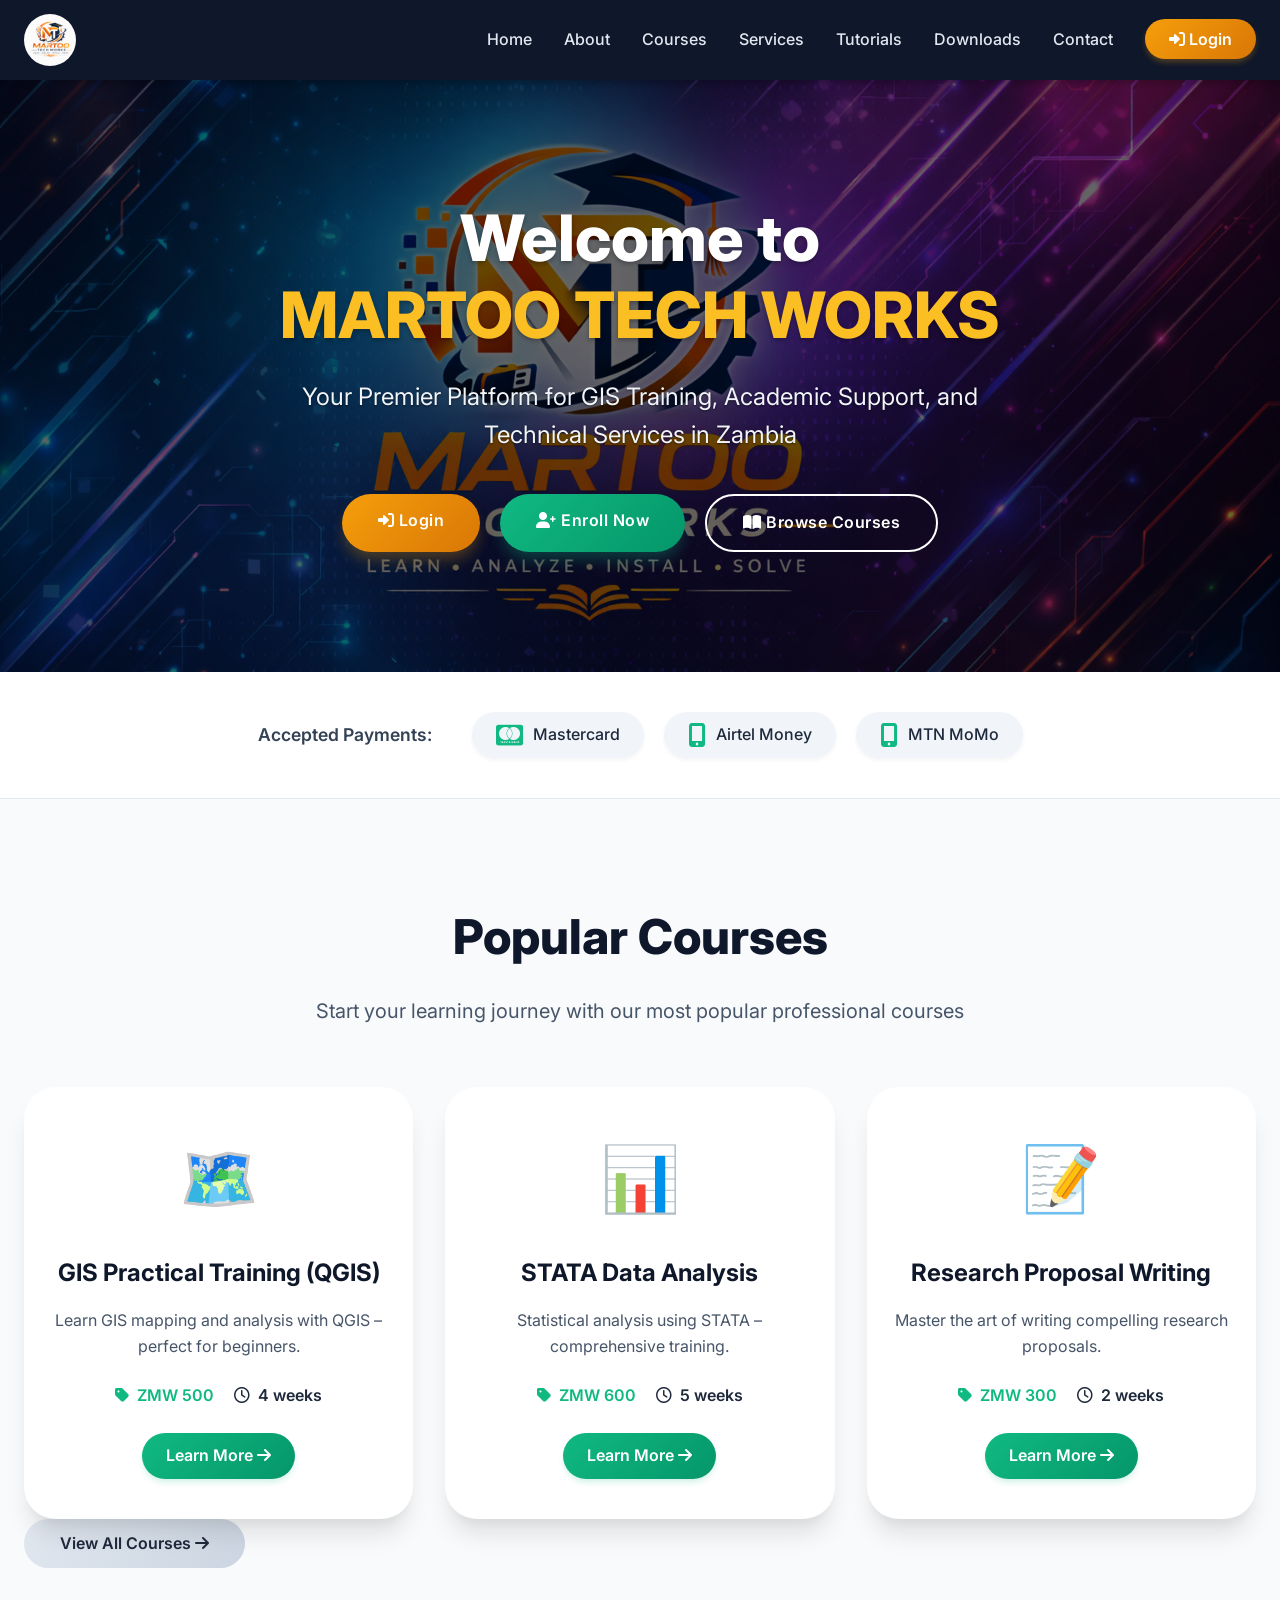
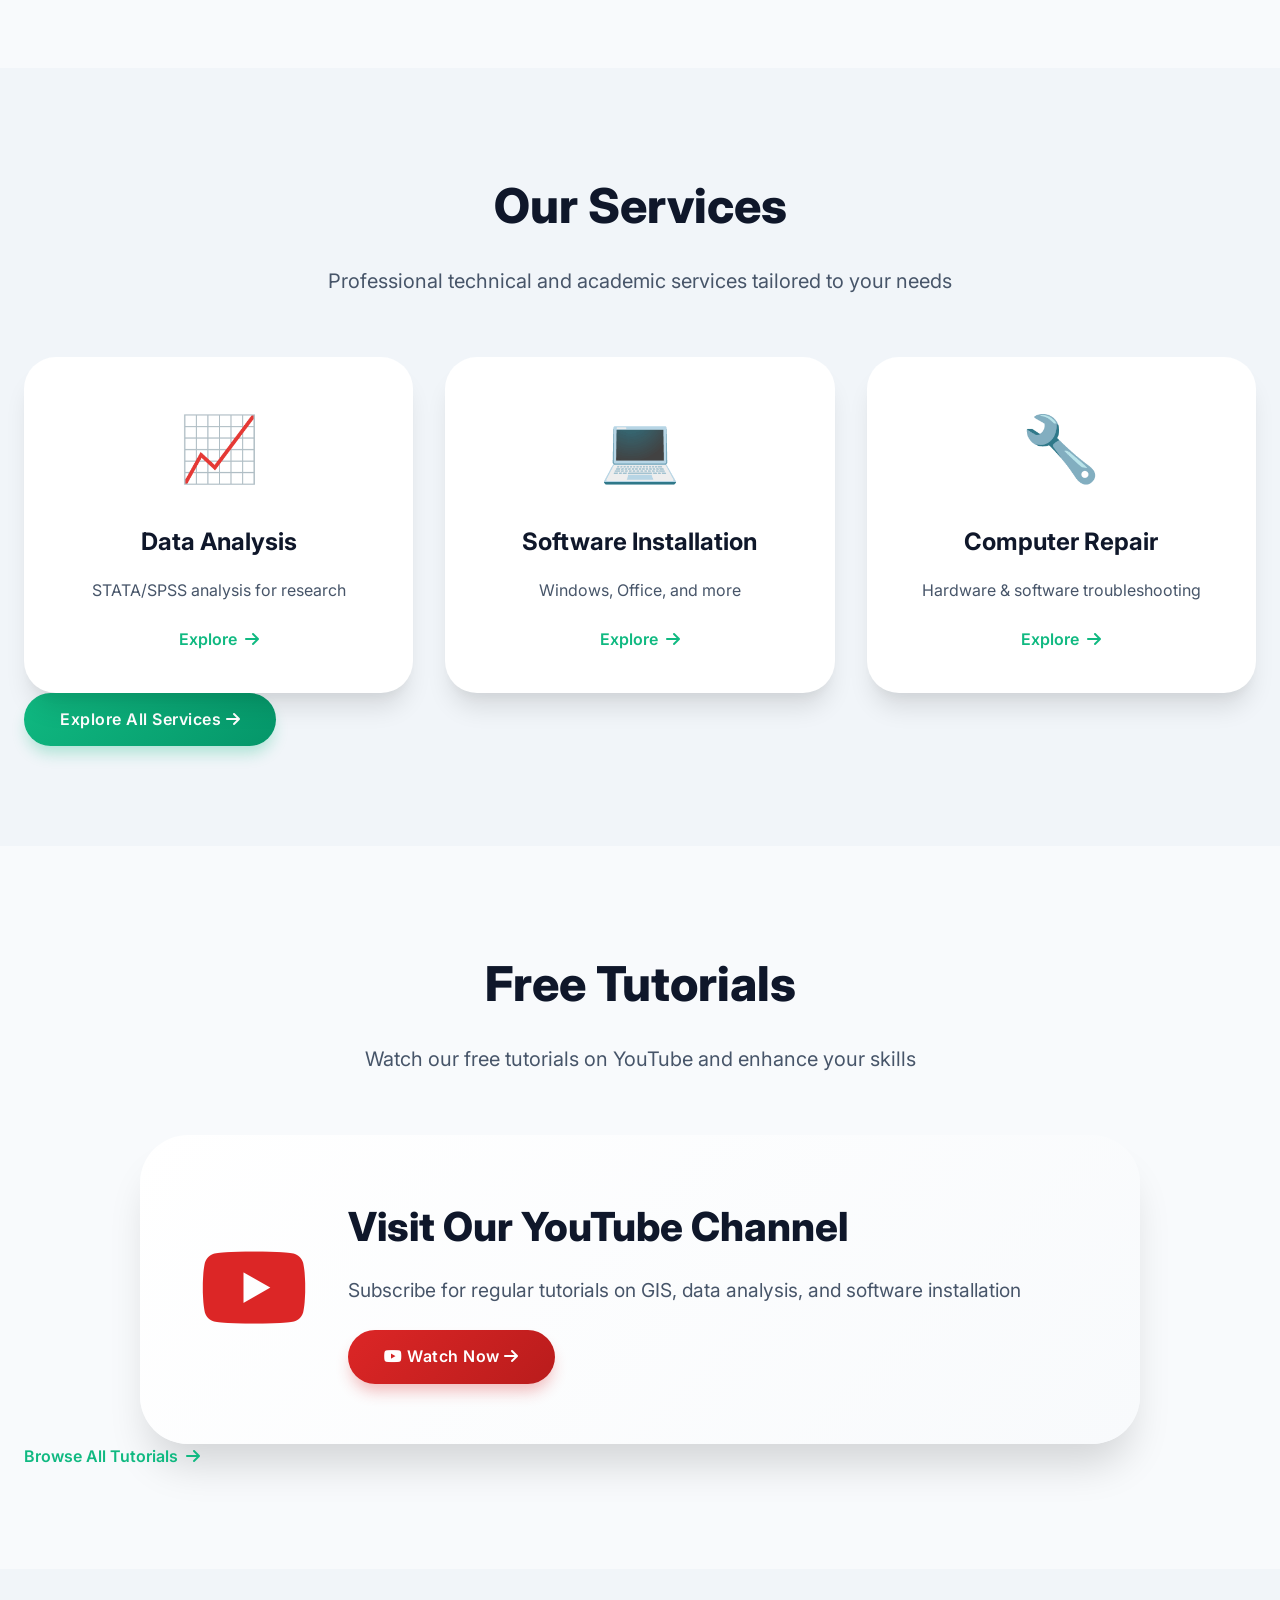
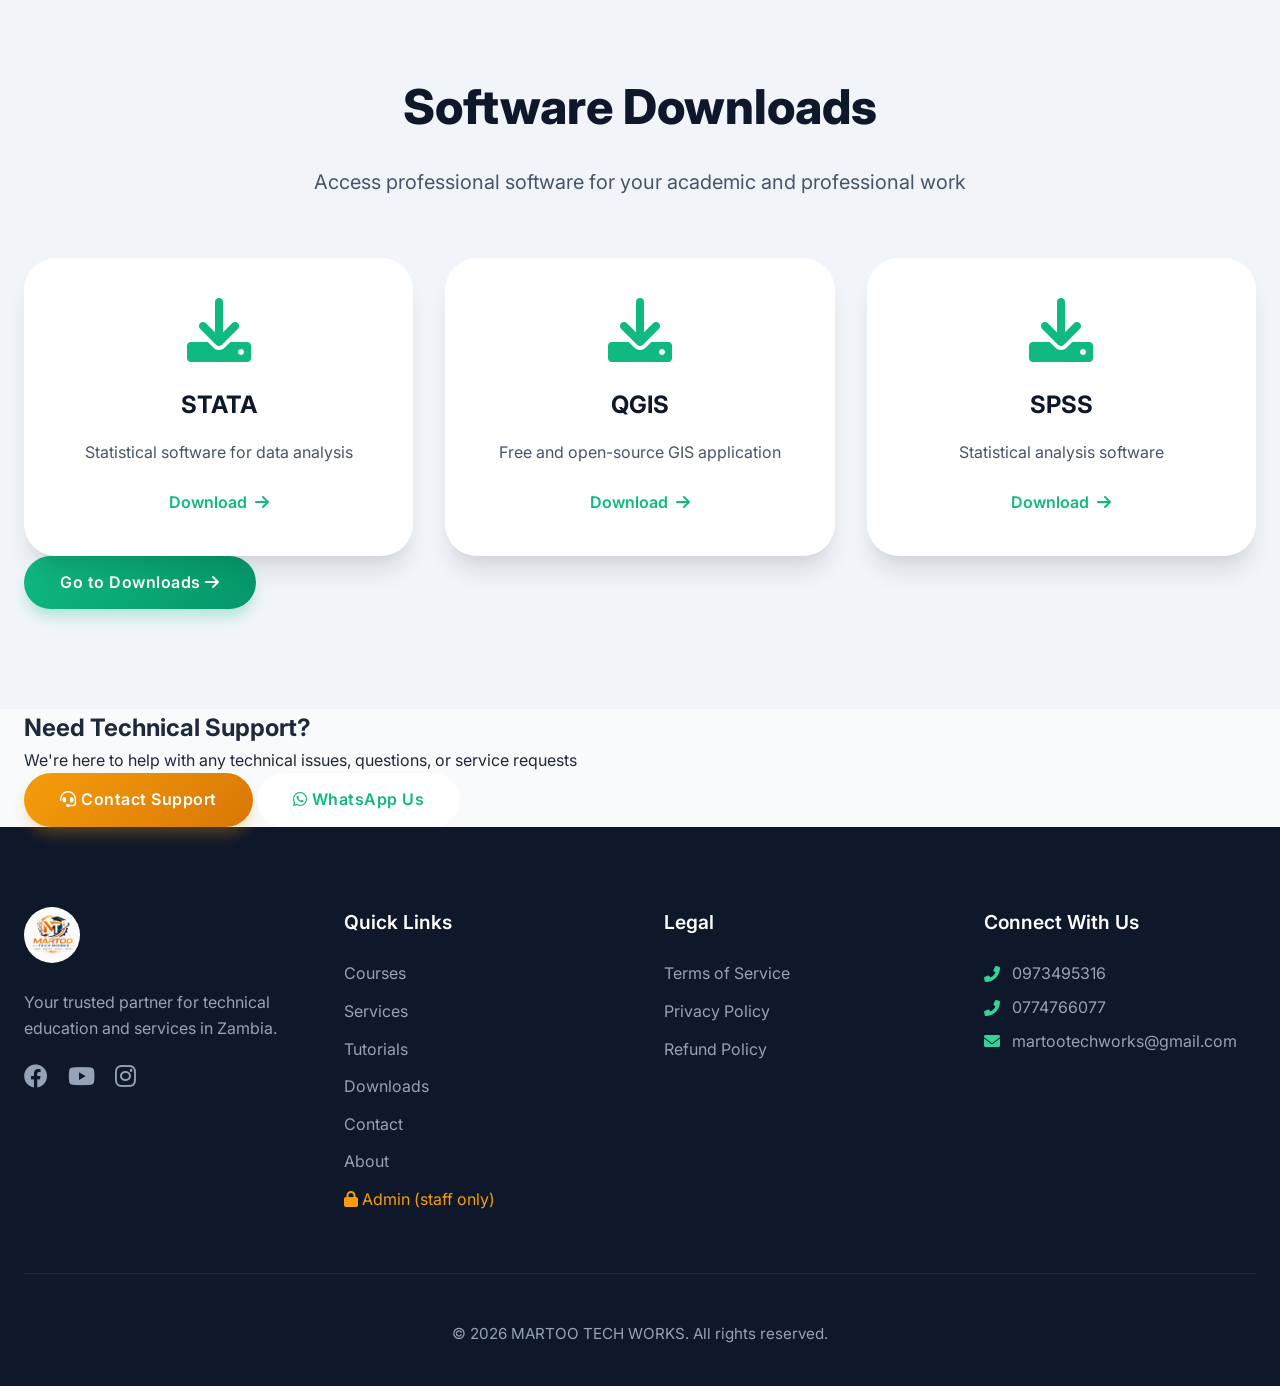
<file: index.html>
<!DOCTYPE html>
<html lang="en">
<head>
    <meta charset="UTF-8">
    <meta name="viewport" content="width=device-width, initial-scale=1.0">
    <title>MARTOO TECH WORKS</title>
    <link rel="stylesheet" href="style.css">
    <!-- Font Awesome is already in style.css -->
</head>
<body>
    <!-- Navigation with Hamburger -->
    <nav class="navbar">
        <div class="container nav-container">
            <a href="index.html" class="logo">
                <img src="images/logo.png" alt="MARTOO TECH WORKS" class="logo-img">
            </a>
            <div class="hamburger" id="hamburger">
                <span class="bar"></span>
                <span class="bar"></span>
                <span class="bar"></span>
            </div>
            <ul class="nav-links" id="nav-links">
                <li><a href="index.html">Home</a></li>
                <li><a href="about.html">About</a></li>
                <li><a href="courses.html">Courses</a></li>
                <li><a href="services.html">Services</a></li>
                <li><a href="tutorials.html">Tutorials</a></li>
                <li><a href="downloads.html">Downloads</a></li>
                <li><a href="contact.html">Contact</a></li>
                <!-- Dynamic auth button will be injected here -->
                <li id="auth-nav-item"></li>
            </ul>
        </div>
    </nav>

    <!-- Hero Section -->
    <section class="hero">
        <div class="container hero-content">
            <h1>Welcome to <span class="brand">MARTOO TECH WORKS</span></h1>
            <p class="hero-subtitle">Your Premier Platform for GIS Training, Academic Support, and Technical Services in Zambia</p>
            <div class="hero-buttons">
                <a href="login.html" class="btn btn-secondary"><i class="fas fa-sign-in-alt"></i> Login</a>
                <a href="register.html" class="btn btn-primary"><i class="fas fa-user-plus"></i> Enroll Now</a>
                <a href="courses.html" class="btn btn-outline"><i class="fas fa-book-open"></i> Browse Courses</a>
            </div>
        </div>
    </section>

    <!-- Payment Methods Banner -->
    <section class="payment-banner">
        <div class="container">
            <span class="payment-label">Accepted Payments:</span>
            <div class="payment-icons">
                <span class="payment-item"><i class="fab fa-cc-mastercard"></i> Mastercard</span>
                <span class="payment-item"><i class="fas fa-mobile-alt"></i> Airtel Money</span>
                <span class="payment-item"><i class="fas fa-mobile-alt"></i> MTN MoMo</span>
            </div>
        </div>
    </section>

    <!-- Featured Courses -->
    <section class="section">
        <div class="container">
            <h2 class="section-title">Popular Courses</h2>
            <p class="section-subtitle">Start your learning journey with our most popular professional courses</p>
            <div class="grid-3">
                <!-- Course 1 -->
                <div class="card">
                    <div class="card-icon">🗺️</div>
                    <h3>GIS Practical Training (QGIS)</h3>
                    <p>Learn GIS mapping and analysis with QGIS – perfect for beginners.</p>
                    <div class="card-meta">
                        <span class="price"><i class="fas fa-tag"></i> ZMW 500</span>
                        <span><i class="far fa-clock"></i> 4 weeks</span>
                    </div>
                    <a href="courses.html" class="btn-card">Learn More <i class="fas fa-arrow-right"></i></a>
                </div>
                <!-- Course 2 -->
                <div class="card">
                    <div class="card-icon">📊</div>
                    <h3>STATA Data Analysis</h3>
                    <p>Statistical analysis using STATA – comprehensive training.</p>
                    <div class="card-meta">
                        <span class="price"><i class="fas fa-tag"></i> ZMW 600</span>
                        <span><i class="far fa-clock"></i> 5 weeks</span>
                    </div>
                    <a href="courses.html" class="btn-card">Learn More <i class="fas fa-arrow-right"></i></a>
                </div>
                <!-- Course 3 -->
                <div class="card">
                    <div class="card-icon">📝</div>
                    <h3>Research Proposal Writing</h3>
                    <p>Master the art of writing compelling research proposals.</p>
                    <div class="card-meta">
                        <span class="price"><i class="fas fa-tag"></i> ZMW 300</span>
                        <span><i class="far fa-clock"></i> 2 weeks</span>
                    </div>
                    <a href="courses.html" class="btn-card">Learn More <i class="fas fa-arrow-right"></i></a>
                </div>
            </div>
            <div class="section-footer">
                <a href="courses.html" class="btn-view-all">View All Courses <i class="fas fa-arrow-right"></i></a>
            </div>
        </div>
    </section>

    <!-- Services Overview -->
    <section class="section bg-light">
        <div class="container">
            <h2 class="section-title">Our Services</h2>
            <p class="section-subtitle">Professional technical and academic services tailored to your needs</p>
            <div class="grid-3">
                <div class="card">
                    <div class="card-icon">📈</div>
                    <h3>Data Analysis</h3>
                    <p>STATA/SPSS analysis for research</p>
                    <a href="services.html" class="btn-link">Explore <i class="fas fa-arrow-right"></i></a>
                </div>
                <div class="card">
                    <div class="card-icon">💻</div>
                    <h3>Software Installation</h3>
                    <p>Windows, Office, and more</p>
                    <a href="services.html" class="btn-link">Explore <i class="fas fa-arrow-right"></i></a>
                </div>
                <div class="card">
                    <div class="card-icon">🔧</div>
                    <h3>Computer Repair</h3>
                    <p>Hardware & software troubleshooting</p>
                    <a href="services.html" class="btn-link">Explore <i class="fas fa-arrow-right"></i></a>
                </div>
            </div>
            <div class="section-footer">
                <a href="services.html" class="btn-primary btn">Explore All Services <i class="fas fa-arrow-right"></i></a>
            </div>
        </div>
    </section>

    <!-- Tutorials Preview -->
    <section class="section">
        <div class="container">
            <h2 class="section-title">Free Tutorials</h2>
            <p class="section-subtitle">Watch our free tutorials on YouTube and enhance your skills</p>
            <div class="tutorial-preview">
                <div class="tutorial-icon"><i class="fab fa-youtube"></i></div>
                <div class="tutorial-content">
                    <h3>Visit Our YouTube Channel</h3>
                    <p>Subscribe for regular tutorials on GIS, data analysis, and software installation</p>
                    <a href="https://youtube.com/@martootechworks?si=VM7kC3lffHBg2sP7" target="_blank" class="btn btn-accent"><i class="fab fa-youtube"></i> Watch Now <i class="fas fa-arrow-right"></i></a>
                </div>
            </div>
            <div class="section-footer">
                <a href="tutorials.html" class="btn-link">Browse All Tutorials <i class="fas fa-arrow-right"></i></a>
            </div>
        </div>
    </section>

    <!-- Downloads Preview -->
    <section class="section bg-light">
        <div class="container">
            <h2 class="section-title">Software Downloads</h2>
            <p class="section-subtitle">Access professional software for your academic and professional work</p>
            <div class="grid-3">
                <div class="card">
                    <i class="fas fa-download card-icon" style="color:#10b981;"></i>
                    <h3>STATA</h3>
                    <p>Statistical software for data analysis</p>
                    <a href="downloads.html" class="btn-link">Download <i class="fas fa-arrow-right"></i></a>
                </div>
                <div class="card">
                    <i class="fas fa-download card-icon" style="color:#10b981;"></i>
                    <h3>QGIS</h3>
                    <p>Free and open-source GIS application</p>
                    <a href="downloads.html" class="btn-link">Download <i class="fas fa-arrow-right"></i></a>
                </div>
                <div class="card">
                    <i class="fas fa-download card-icon" style="color:#10b981;"></i>
                    <h3>SPSS</h3>
                    <p>Statistical analysis software</p>
                    <a href="downloads.html" class="btn-link">Download <i class="fas fa-arrow-right"></i></a>
                </div>
            </div>
            <div class="section-footer">
                <a href="downloads.html" class="btn-primary btn">Go to Downloads <i class="fas fa-arrow-right"></i></a>
            </div>
        </div>
    </section>

    <!-- Technical Support -->
    <section class="support">
        <div class="container">
            <h2>Need Technical Support?</h2>
            <p>We're here to help with any technical issues, questions, or service requests</p>
            <div class="support-buttons">
                <a href="contact.html" class="btn btn-secondary"><i class="fas fa-headset"></i> Contact Support</a>
                <a href="https://wa.me/260973495316" target="_blank" class="btn btn-white"><i class="fab fa-whatsapp"></i> WhatsApp Us</a>
            </div>
        </div>
    </section>

    <!-- Footer -->
    <footer class="footer">
        <div class="container">
            <div class="footer-grid">
                <div class="footer-col">
                    <img src="images/logo.png" alt="MARTOO TECH WORKS" class="footer-logo">
                    <p>Your trusted partner for technical education and services in Zambia.</p>
                    <div class="social-icons">
                        <a href="https://www.facebook.com/profile.php?id=61568599103956" target="_blank"><i class="fab fa-facebook"></i></a>
                        <a href="https://youtube.com/@martootechworks?si=VM7kC3lffHBg2sP7" target="_blank"><i class="fab fa-youtube"></i></a>
                        <a href="https://www.instagram.com/martootechmartin?igsh=MTZuejdmdDc4bnk1ag==" target="_blank"><i class="fab fa-instagram"></i></a>
                    </div>
                </div>
                <div class="footer-col">
                    <h4>Quick Links</h4>
                    <ul>
                        <li><a href="courses.html">Courses</a></li>
                        <li><a href="services.html">Services</a></li>
                        <li><a href="tutorials.html">Tutorials</a></li>
                        <li><a href="downloads.html">Downloads</a></li>
                        <li><a href="contact.html">Contact</a></li>
                        <li><a href="about.html">About</a></li>
                        <!-- Admin link (staff only) -->
                        <li><a href="admin-login.html" style="color: #f59e0b;"><i class="fas fa-lock"></i> Admin (staff only)</a></li>
                    </ul>
                </div>
                <div class="footer-col">
                    <h4>Legal</h4>
                    <ul>
                        <li><a href="terms.html">Terms of Service</a></li>
                        <li><a href="privacy.html">Privacy Policy</a></li>
                        <li><a href="refund.html">Refund Policy</a></li>
                    </ul>
                </div>
                <div class="footer-col">
                    <h4>Connect With Us</h4>
                    <p class="contact-info"><i class="fas fa-phone-alt"></i> 0973495316</p>
                    <p class="contact-info"><i class="fas fa-phone-alt"></i> 0774766077</p>
                    <p class="contact-info"><i class="fas fa-envelope"></i> martootechworks@gmail.com</p>
                </div>
            </div>
            <div class="footer-bottom">
                <p>© 2026 MARTOO TECH WORKS. All rights reserved.</p>
            </div>
        </div>
    </footer>

    <!-- JavaScript for Hamburger Menu -->
    <script>
        const hamburger = document.getElementById('hamburger');
        const navLinks = document.getElementById('nav-links');

        hamburger.addEventListener('click', () => {
            hamburger.classList.toggle('active');
            navLinks.classList.toggle('active');
        });

        document.querySelectorAll('.nav-links a').forEach(link => {
            link.addEventListener('click', () => {
                hamburger.classList.remove('active');
                navLinks.classList.remove('active');
            });
        });
    </script>

    <!-- JavaScript for Dynamic Auth Button -->
    <script>
        function updateAuthButton() {
            const authItem = document.getElementById('auth-nav-item');
            const token = localStorage.getItem('token');

            if (token) {
                // User is logged in – show logout button
                authItem.innerHTML = '<a href="#" id="logout-link" class="btn-login"><i class="fas fa-sign-out-alt"></i> Logout</a>';
                document.getElementById('logout-link').addEventListener('click', (e) => {
                    e.preventDefault();
                    localStorage.removeItem('token');
                    localStorage.removeItem('user');
                    window.location.href = 'index.html'; // redirect to home after logout
                });
            } else {
                // No token – show login button
                authItem.innerHTML = '<a href="login.html" class="btn-login"><i class="fas fa-sign-in-alt"></i> Login</a>';
            }
        }

        // Run on page load
        updateAuthButton();
    </script>
</body>
</html>
</file>
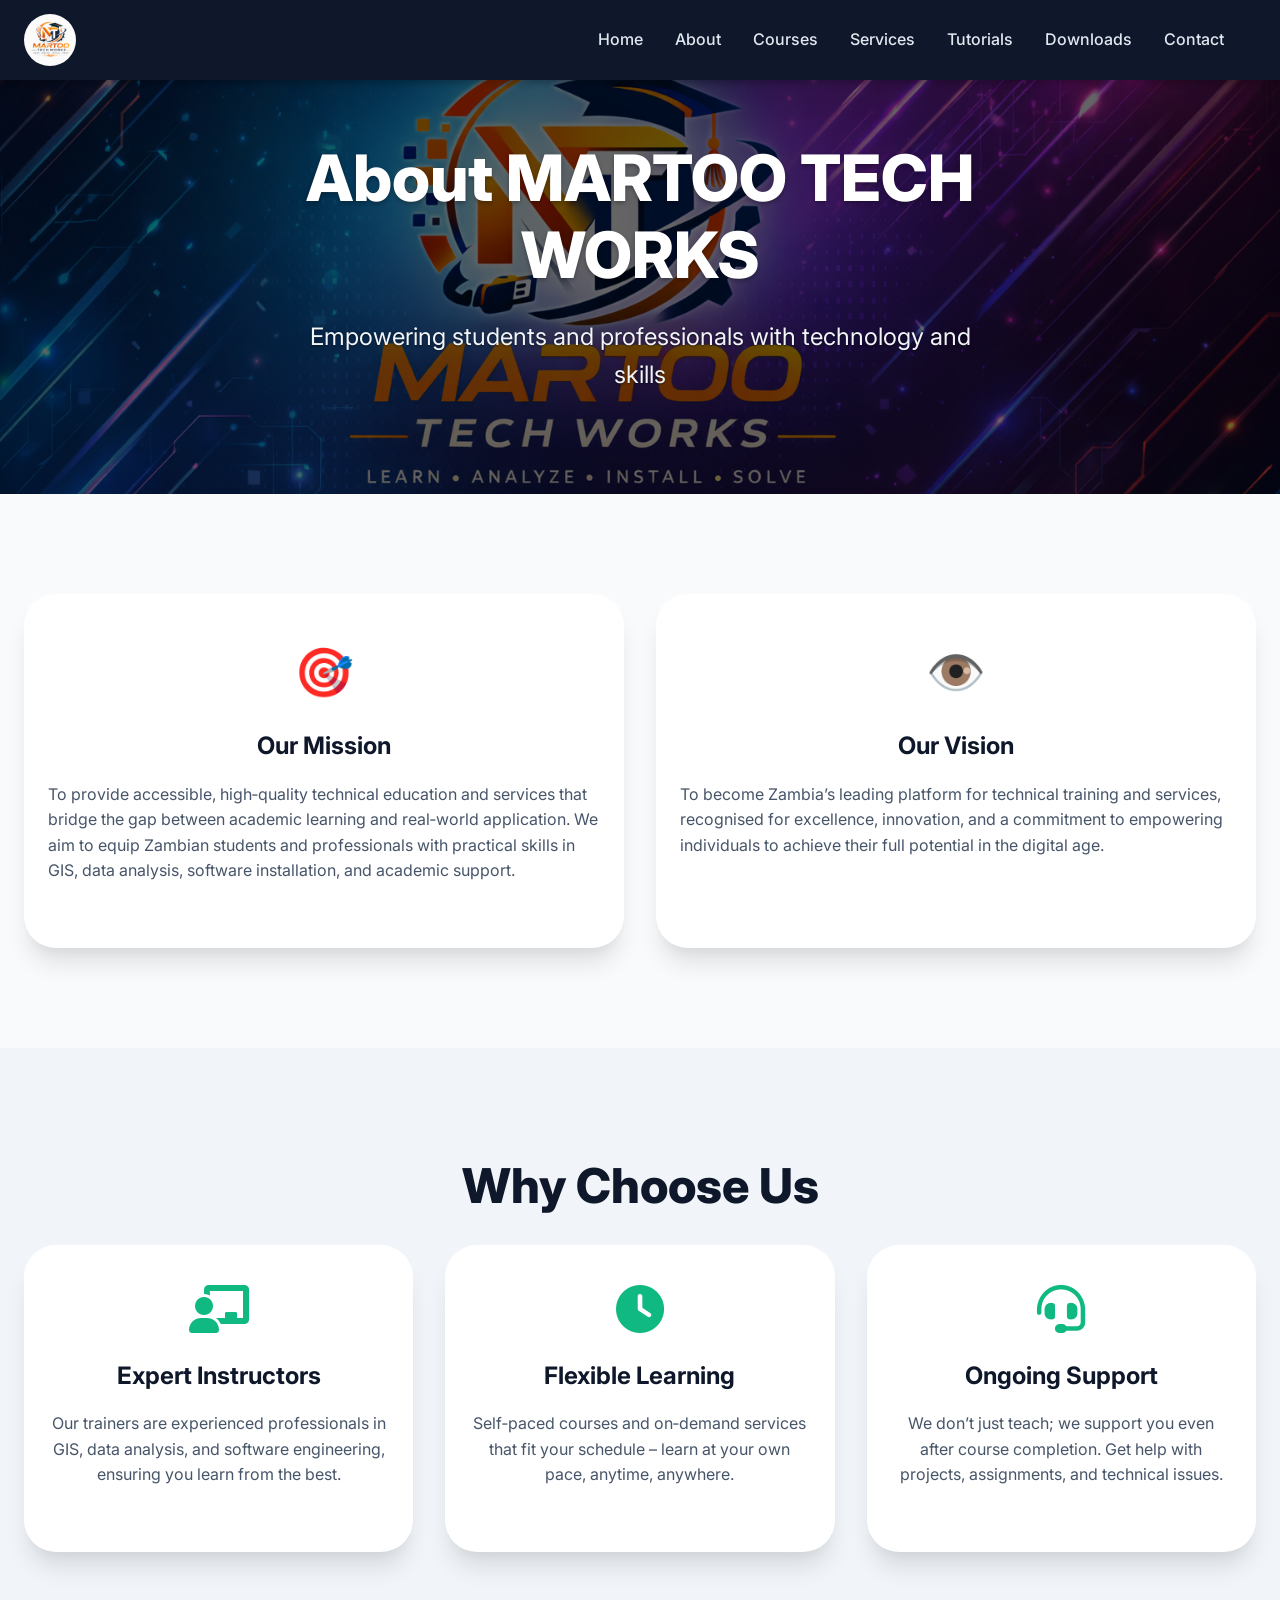
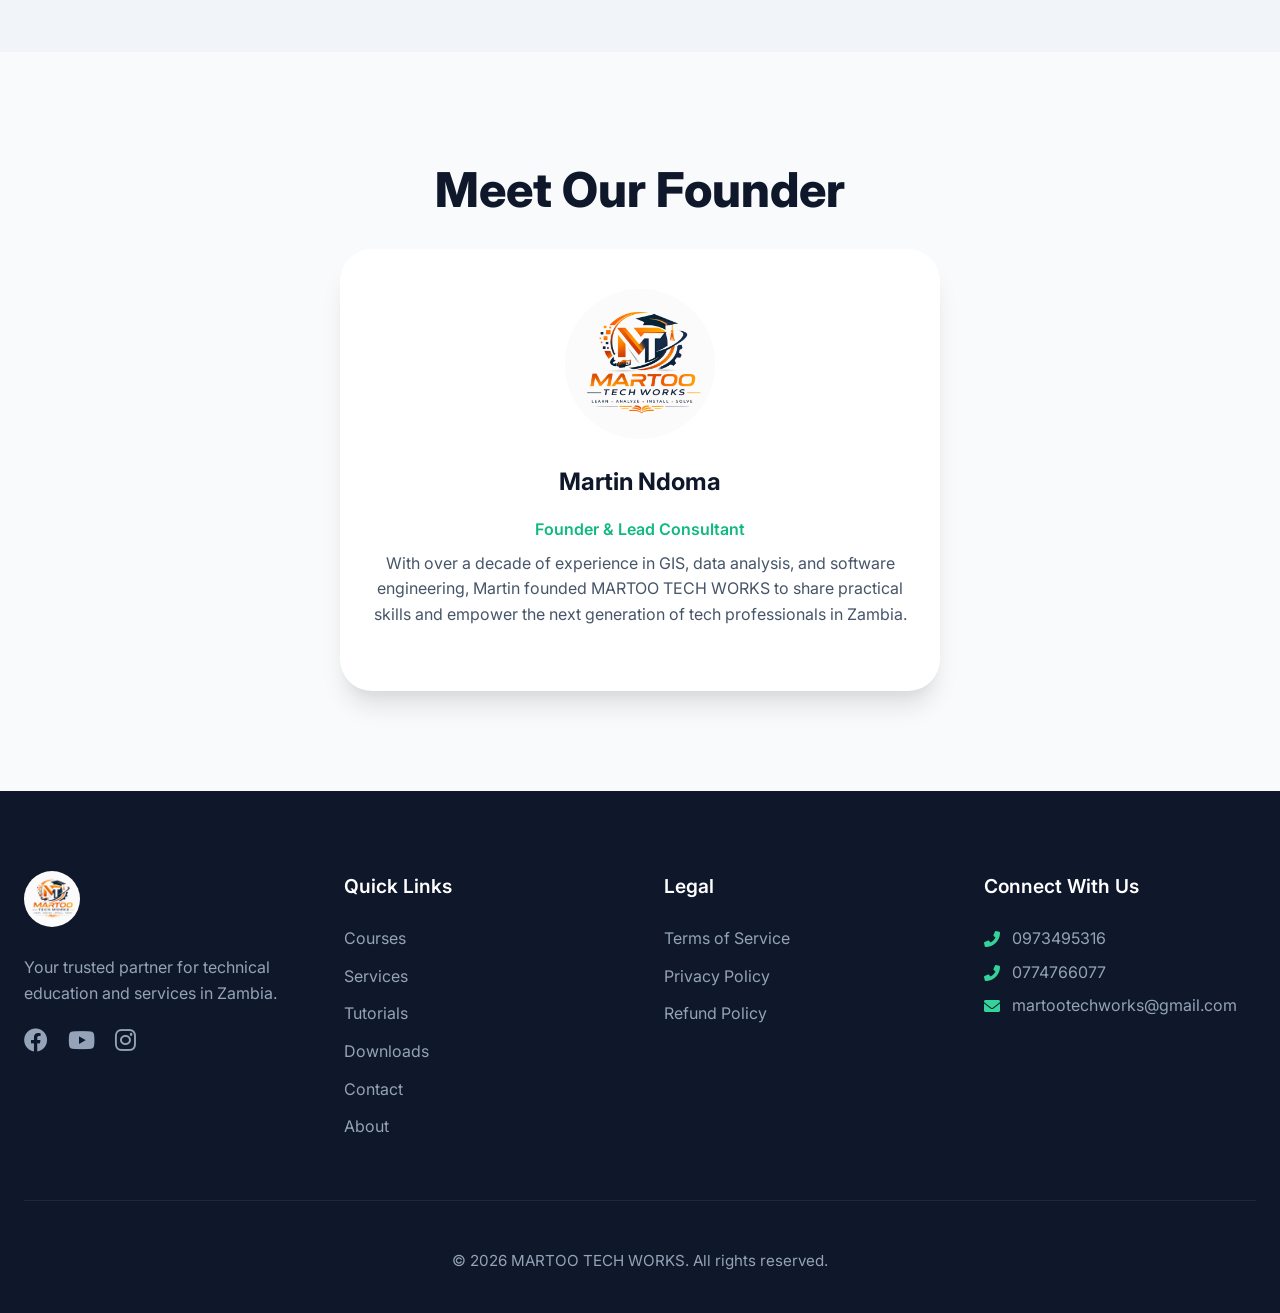
<file: about.html>
<!DOCTYPE html>
<html lang="en">
<head>
    <meta charset="UTF-8">
    <meta name="viewport" content="width=device-width, initial-scale=1.0">
    <title>About Us - MARTOO TECH WORKS</title>
    <link rel="stylesheet" href="style.css">
    <!-- Font Awesome is already in style.css -->
</head>
<body>
    <!-- Navigation with Hamburger -->
    <nav class="navbar">
        <div class="container nav-container">
            <a href="index.html" class="logo">
                <img src="images/logo.png" alt="MARTOO TECH WORKS" class="logo-img">
            </a>
            <!-- Hamburger icon -->
            <div class="hamburger" id="hamburger">
                <span class="bar"></span>
                <span class="bar"></span>
                <span class="bar"></span>
            </div>
            <!-- Navigation links -->
            <ul class="nav-links" id="nav-links">
                <li><a href="index.html">Home</a></li>
                <li><a href="about.html">About</a></li>
                <li><a href="courses.html">Courses</a></li>
                <li><a href="services.html">Services</a></li>
                <li><a href="tutorials.html">Tutorials</a></li>
                <li><a href="downloads.html">Downloads</a></li>
                <li><a href="contact.html">Contact</a></li>
                <li id="auth-nav-item"></li>
            </ul>
        </div>
    </nav>

    <!-- Page Header -->
    <section class="hero" style="padding: 60px 0;">
        <div class="container hero-content">
            <h1>About MARTOO TECH WORKS</h1>
            <p class="hero-subtitle">Empowering students and professionals with technology and skills</p>
        </div>
    </section>

    <!-- Mission & Vision -->
    <section class="section">
        <div class="container">
            <div class="grid-2" style="display: grid; grid-template-columns: 1fr 1fr; gap: 2rem;">
                <div class="card" style="text-align: left;">
                    <div style="font-size: 3rem; margin-bottom: 1rem; text-align: center;">🎯</div>
                    <h3 style="text-align: center;">Our Mission</h3>
                    <p>To provide accessible, high‑quality technical education and services that bridge the gap between academic learning and real‑world application. We aim to equip Zambian students and professionals with practical skills in GIS, data analysis, software installation, and academic support.</p>
                </div>
                <div class="card" style="text-align: left;">
                    <div style="font-size: 3rem; margin-bottom: 1rem; text-align: center;">👁️</div>
                    <h3 style="text-align: center;">Our Vision</h3>
                    <p>To become Zambia’s leading platform for technical training and services, recognised for excellence, innovation, and a commitment to empowering individuals to achieve their full potential in the digital age.</p>
                </div>
            </div>
        </div>
    </section>

    <!-- Why Choose Us -->
    <section class="section bg-light">
        <div class="container">
            <h2 class="section-title">Why Choose Us</h2>
            <div class="grid-3">
                <div class="card">
                    <i class="fas fa-chalkboard-teacher card-icon" style="font-size: 3rem; color:#10b981;"></i>
                    <h3>Expert Instructors</h3>
                    <p>Our trainers are experienced professionals in GIS, data analysis, and software engineering, ensuring you learn from the best.</p>
                </div>
                <div class="card">
                    <i class="fas fa-clock card-icon" style="font-size: 3rem; color:#10b981;"></i>
                    <h3>Flexible Learning</h3>
                    <p>Self‑paced courses and on‑demand services that fit your schedule – learn at your own pace, anytime, anywhere.</p>
                </div>
                <div class="card">
                    <i class="fas fa-headset card-icon" style="font-size: 3rem; color:#10b981;"></i>
                    <h3>Ongoing Support</h3>
                    <p>We don’t just teach; we support you even after course completion. Get help with projects, assignments, and technical issues.</p>
                </div>
            </div>
        </div>
    </section>

    <!-- Meet the Team (Optional) -->
    <section class="section">
        <div class="container">
            <h2 class="section-title">Meet Our Founder</h2>
            <div style="max-width: 600px; margin: 0 auto;">
                <div class="card" style="display: flex; flex-direction: column; align-items: center;">
                    <img src="images/logo.png" alt="Founder" style="width: 150px; height: 150px; border-radius: 50%; margin-bottom: 1.5rem;">
                    <h3>Martin Ndoma</h3>
                    <p style="color:#10b981; font-weight:600; margin-bottom:0.5rem;">Founder & Lead Consultant</p>
                    <p style="text-align:center;">With over a decade of experience in GIS, data analysis, and software engineering, Martin founded MARTOO TECH WORKS to share practical skills and empower the next generation of tech professionals in Zambia.</p>
                </div>
            </div>
        </div>
    </section>

    <!-- Footer -->
    <footer class="footer">
        <div class="container">
            <div class="footer-grid">
                <div class="footer-col">
                    <img src="images/logo.png" alt="MARTOO TECH WORKS" class="footer-logo">
                    <p>Your trusted partner for technical education and services in Zambia.</p>
                    <div class="social-icons">
                        <a href="https://www.facebook.com/profile.php?id=61568599103956" target="_blank"><i class="fab fa-facebook"></i></a>
                        <a href="https://youtube.com/@martootechworks?si=VM7kC3lffHBg2sP7" target="_blank"><i class="fab fa-youtube"></i></a>
                        <a href="https://www.instagram.com/martootechmartin?igsh=MTZuejdmdDc4bnk1ag==" target="_blank"><i class="fab fa-instagram"></i></a>
                    </div>
                </div>
                <div class="footer-col">
                    <h4>Quick Links</h4>
                    <ul>
                        <li><a href="courses.html">Courses</a></li>
                        <li><a href="services.html">Services</a></li>
                        <li><a href="tutorials.html">Tutorials</a></li>
                        <li><a href="downloads.html">Downloads</a></li>
                        <li><a href="contact.html">Contact</a></li>
                        <li><a href="about.html">About</a></li>
                    </ul>
                </div>
                <div class="footer-col">
                    <h4>Legal</h4>
                    <ul>
                        <li><a href="terms.html">Terms of Service</a></li>
                        <li><a href="privacy.html">Privacy Policy</a></li>
                        <li><a href="refund.html">Refund Policy</a></li>
                    </ul>
                </div>
                <div class="footer-col">
                    <h4>Connect With Us</h4>
                    <p class="contact-info"><i class="fas fa-phone-alt"></i> 0973495316</p>
                    <p class="contact-info"><i class="fas fa-phone-alt"></i> 0774766077</p>
                    <p class="contact-info"><i class="fas fa-envelope"></i> martootechworks@gmail.com</p>
                </div>
            </div>
            <div class="footer-bottom">
                <p>© 2026 MARTOO TECH WORKS. All rights reserved.</p>
            </div>
        </div>
    </footer>

    <!-- JavaScript for Hamburger Menu -->
    <script>
        const hamburger = document.getElementById('hamburger');
        const navLinks = document.getElementById('nav-links');

        hamburger.addEventListener('click', () => {
            hamburger.classList.toggle('active');
            navLinks.classList.toggle('active');
        });

        document.querySelectorAll('.nav-links a').forEach(link => {
            link.addEventListener('click', () => {
                hamburger.classList.remove('active');
                navLinks.classList.remove('active');
            });
        });
    </script>
</body>
</html>
</file>
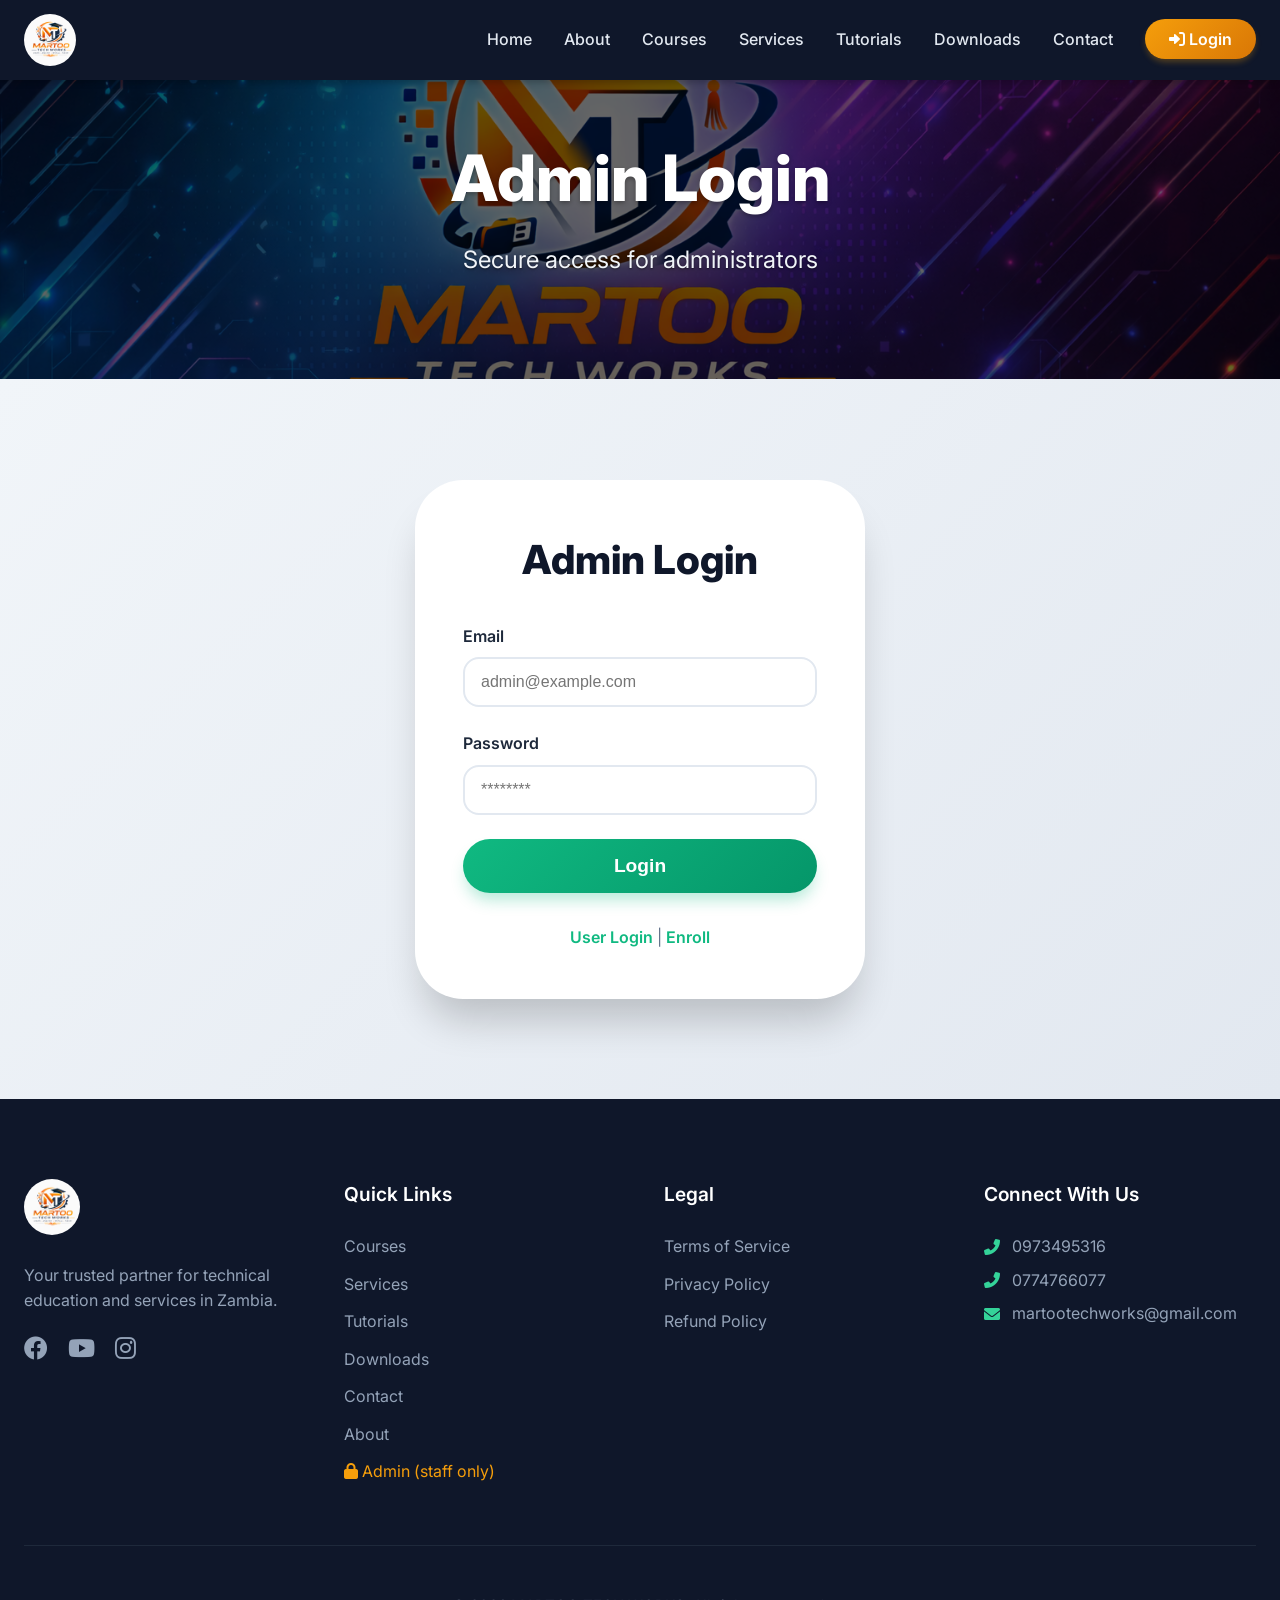
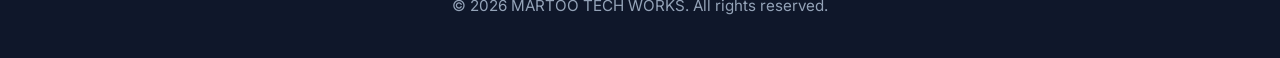
<file: admin-dashboard.html>
<!DOCTYPE html>
<html lang="en">
<head>
    <meta charset="UTF-8">
    <meta name="viewport" content="width=device-width, initial-scale=1.0">
    <title>Admin Dashboard - MARTOO TECH WORKS</title>
    <link rel="stylesheet" href="style.css">
    <style>
        .admin-container {
            max-width: 1200px;
            margin: 2rem auto;
            padding: 0 1rem;
        }
        .admin-header {
            display: flex;
            justify-content: space-between;
            align-items: center;
            margin-bottom: 2rem;
        }
        .admin-section {
            background: white;
            border-radius: 1rem;
            padding: 1.5rem;
            margin-bottom: 2rem;
            box-shadow: 0 4px 6px rgba(0,0,0,0.05);
        }
        .admin-section h2 {
            margin-bottom: 1rem;
            color: #1e293b;
        }
        table {
            width: 100%;
            border-collapse: collapse;
        }
        th, td {
            padding: 0.75rem;
            text-align: left;
            border-bottom: 1px solid #e2e8f0;
        }
        th {
            background-color: #f8fafc;
            font-weight: 600;
        }
        .status-badge {
            display: inline-block;
            padding: 0.25rem 0.5rem;
            border-radius: 9999px;
            font-size: 0.75rem;
            font-weight: 600;
        }
        .status-pending { background: #fef3c7; color: #92400e; }
        .status-approved { background: #d1fae5; color: #065f46; }
        .status-suspended { background: #fee2e2; color: #991b1b; }
        .btn-approve {
            background: #10b981;
            color: white;
            border: none;
            padding: 0.25rem 0.75rem;
            border-radius: 0.375rem;
            cursor: pointer;
            font-size: 0.875rem;
        }
        .btn-approve:hover { background: #059669; }
        .btn-suspend {
            background: #ef4444;
            color: white;
            border: none;
            padding: 0.25rem 0.75rem;
            border-radius: 0.375rem;
            cursor: pointer;
            font-size: 0.875rem;
        }
        .btn-suspend:hover { background: #dc2626; }
    </style>
</head>
<body>
    <!-- Navigation (same as other pages) -->
    <nav class="navbar">
        <div class="container nav-container">
            <a href="index.html" class="logo">
                <img src="images/logo.png" alt="MARTOO TECH WORKS" class="logo-img">
            </a>
            <div class="hamburger" id="hamburger">
                <span class="bar"></span>
                <span class="bar"></span>
                <span class="bar"></span>
            </div>
            <ul class="nav-links" id="nav-links">
                <li><a href="index.html">Home</a></li>
                <li><a href="about.html">About</a></li>
                <li><a href="courses.html">Courses</a></li>
                <li><a href="services.html">Services</a></li>
                <li><a href="tutorials.html">Tutorials</a></li>
                <li><a href="downloads.html">Downloads</a></li>
                <li><a href="contact.html">Contact</a></li>
                <li id="auth-nav-item"></li>
            </ul>
        </div>
    </nav>

    <!-- Admin Dashboard Content -->
    <div class="admin-container">
        <div class="admin-header">
            <h1>Admin Dashboard</h1>
            <button id="logoutBtn" class="btn-secondary btn">Logout</button>
        </div>

        <!-- Users Section -->
        <div class="admin-section">
            <h2>User Management</h2>
            <div id="usersTableContainer">
                <p>Loading users...</p>
            </div>
        </div>

        <!-- Enrollments Section -->
        <div class="admin-section">
            <h2>Enrollment Management</h2>
            <div id="enrollmentsTableContainer">
                <p>Loading enrollments...</p>
            </div>
        </div>
    </div>

    <!-- Footer -->
    <footer class="footer">
        <div class="container">
            <div class="footer-grid">
                <div class="footer-col">
                    <img src="images/logo.png" alt="MARTOO TECH WORKS" class="footer-logo">
                    <p>Your trusted partner for technical education and services in Zambia.</p>
                    <div class="social-icons">
                        <a href="https://www.facebook.com/profile.php?id=61568599103956" target="_blank"><i class="fab fa-facebook"></i></a>
                        <a href="https://youtube.com/@martootechworks?si=VM7kC3lffHBg2sP7" target="_blank"><i class="fab fa-youtube"></i></a>
                        <a href="https://www.instagram.com/martootechmartin?igsh=MTZuejdmdDc4bnk1ag==" target="_blank"><i class="fab fa-instagram"></i></a>
                    </div>
                </div>
                <div class="footer-col">
                    <h4>Quick Links</h4>
                    <ul>
                        <li><a href="courses.html">Courses</a></li>
                        <li><a href="services.html">Services</a></li>
                        <li><a href="tutorials.html">Tutorials</a></li>
                        <li><a href="downloads.html">Downloads</a></li>
                        <li><a href="contact.html">Contact</a></li>
                        <li><a href="about.html">About</a></li>
                        <li><a href="admin-login.html" style="color: #f59e0b;"><i class="fas fa-lock"></i> Admin (staff only)</a></li>
                    </ul>
                </div>
                <div class="footer-col">
                    <h4>Legal</h4>
                    <ul>
                        <li><a href="terms.html">Terms of Service</a></li>
                        <li><a href="privacy.html">Privacy Policy</a></li>
                        <li><a href="refund.html">Refund Policy</a></li>
                    </ul>
                </div>
                <div class="footer-col">
                    <h4>Connect With Us</h4>
                    <p class="contact-info"><i class="fas fa-phone-alt"></i> 0973495316</p>
                    <p class="contact-info"><i class="fas fa-phone-alt"></i> 0774766077</p>
                    <p class="contact-info"><i class="fas fa-envelope"></i> martootechworks@gmail.com</p>
                </div>
            </div>
            <div class="footer-bottom">
                <p>© 2026 MARTOO TECH WORKS. All rights reserved.</p>
            </div>
        </div>
    </footer>

    <!-- Scripts -->
    <script>
        // Hamburger menu
        const hamburger = document.getElementById('hamburger');
        const navLinks = document.getElementById('nav-links');
        hamburger.addEventListener('click', () => {
            hamburger.classList.toggle('active');
            navLinks.classList.toggle('active');
        });
        document.querySelectorAll('.nav-links a').forEach(link => {
            link.addEventListener('click', () => {
                hamburger.classList.remove('active');
                navLinks.classList.remove('active');
            });
        });

        // Auth button (user login/logout)
        function updateAuthButton() {
            const authItem = document.getElementById('auth-nav-item');
            const token = localStorage.getItem('token');
            if (token) {
                authItem.innerHTML = '<a href="#" id="logout-link" class="btn-login"><i class="fas fa-sign-out-alt"></i> Logout</a>';
                document.getElementById('logout-link').addEventListener('click', (e) => {
                    e.preventDefault();
                    localStorage.removeItem('token');
                    localStorage.removeItem('user');
                    window.location.href = 'index.html';
                });
            } else {
                authItem.innerHTML = '<a href="login.html" class="btn-login"><i class="fas fa-sign-in-alt"></i> Login</a>';
            }
        }
        updateAuthButton();

        // Admin check
        const adminToken = localStorage.getItem('adminToken');
        if (!adminToken) {
            window.location.href = 'admin-login.html';
        }

        // Logout button (admin)
        document.getElementById('logoutBtn').addEventListener('click', () => {
            localStorage.removeItem('adminToken');
            localStorage.removeItem('adminUser');
            window.location.href = 'admin-login.html';
        });

        // Fetch users
        async function fetchUsers() {
            const container = document.getElementById('usersTableContainer');
            try {
                const response = await fetch('http://localhost:5000/api/admin/users', {
                    headers: { 'Authorization': `Bearer ${adminToken}` }
                });
                const data = await response.json();
                if (data.success) {
                    if (data.users.length === 0) {
                        container.innerHTML = '<p>No users found.</p>';
                    } else {
                        let html = '<table><thead><tr><th>Name</th><th>Email</th><th>Phone</th><th>Status</th><th>Role</th><th>Actions</th></tr></thead><tbody>';
                        data.users.forEach(user => {
                            const statusClass = user.enrollmentStatus === 'approved' ? 'status-approved' : (user.enrollmentStatus === 'suspended' ? 'status-suspended' : 'status-pending');
                            html += `
                                <tr>
                                    <td>${user.name}</td>
                                    <td>${user.email}</td>
                                    <td>${user.phone || '-'}</td>
                                    <td><span class="status-badge ${statusClass}">${user.enrollmentStatus}</span></td>
                                    <td>${user.role}</td>
                                    <td>
                                        ${user.role !== 'admin' ? `
                                            <button class="btn-approve" onclick="updateUserStatus('${user.uid}', 'approved')">Approve</button>
                                            <button class="btn-suspend" onclick="updateUserStatus('${user.uid}', 'suspended')">Suspend</button>
                                        ` : 'N/A'}
                                    </td>
                                </tr>
                            `;
                        });
                        html += '</tbody></table>';
                        container.innerHTML = html;
                    }
                } else {
                    container.innerHTML = '<p style="color:red;">Failed to load users.</p>';
                }
            } catch (error) {
                container.innerHTML = '<p style="color:red;">Network error loading users.</p>';
            }
        }

        // Fetch enrollments
        async function fetchEnrollments() {
            const container = document.getElementById('enrollmentsTableContainer');
            try {
                const response = await fetch('http://localhost:5000/api/admin/enrollments', {
                    headers: { 'Authorization': `Bearer ${adminToken}` }
                });
                const data = await response.json();
                if (data.success) {
                    if (data.enrollments.length === 0) {
                        container.innerHTML = '<p>No enrollments found.</p>';
                    } else {
                        let html = '<table><thead><tr><th>Course</th><th>User ID</th><th>Price</th><th>Payment Status</th><th>Enrolled Date</th><th>Actions</th></tr></thead><tbody>';
                        data.enrollments.forEach(enr => {
                            const statusClass = enr.paymentStatus === 'approved' ? 'status-approved' : 'status-pending';
                            html += `
                                <tr>
                                    <td>${enr.courseTitle}</td>
                                    <td>${enr.userId}</td>
                                    <td>${enr.price}</td>
                                    <td><span class="status-badge ${statusClass}">${enr.paymentStatus}</span></td>
                                    <td>${new Date(enr.enrollmentDate).toLocaleDateString()}</td>
                                    <td>
                                        ${enr.paymentStatus === 'pending' ? `<button class="btn-approve" onclick="approveEnrollment('${enr.id}')">Approve Payment</button>` : ''}
                                    </td>
                                </tr>
                            `;
                        });
                        html += '</tbody></table>';
                        container.innerHTML = html;
                    }
                } else {
                    container.innerHTML = '<p style="color:red;">Failed to load enrollments.</p>';
                }
            } catch (error) {
                container.innerHTML = '<p style="color:red;">Network error loading enrollments.</p>';
            }
        }

        // Update user status (approve/suspend)
        window.updateUserStatus = async (uid, status) => {
            if (!confirm(`Change user status to ${status}?`)) return;
            try {
                const response = await fetch(`http://localhost:5000/api/admin/users/${uid}`, {
                    method: 'PUT',
                    headers: {
                        'Content-Type': 'application/json',
                        'Authorization': `Bearer ${adminToken}`
                    },
                    body: JSON.stringify({ enrollmentStatus: status })
                });
                const data = await response.json();
                if (data.success) {
                    fetchUsers(); // Refresh table
                } else {
                    alert('Error updating user: ' + data.message);
                }
            } catch (error) {
                alert('Network error');
            }
        };

        // Approve enrollment (payment)
        window.approveEnrollment = async (enrollmentId) => {
            if (!confirm('Approve this enrollment payment?')) return;
            try {
                const response = await fetch(`http://localhost:5000/api/admin/enrollments/${enrollmentId}`, {
                    method: 'PUT',
                    headers: {
                        'Content-Type': 'application/json',
                        'Authorization': `Bearer ${adminToken}`
                    },
                    body: JSON.stringify({ paymentStatus: 'approved' })
                });
                const data = await response.json();
                if (data.success) {
                    fetchEnrollments(); // Refresh table
                } else {
                    alert('Error approving enrollment: ' + data.message);
                }
            } catch (error) {
                alert('Network error');
            }
        };

        // Load data on page load
        fetchUsers();
        fetchEnrollments();
    </script>
</body>
</html>
</file>
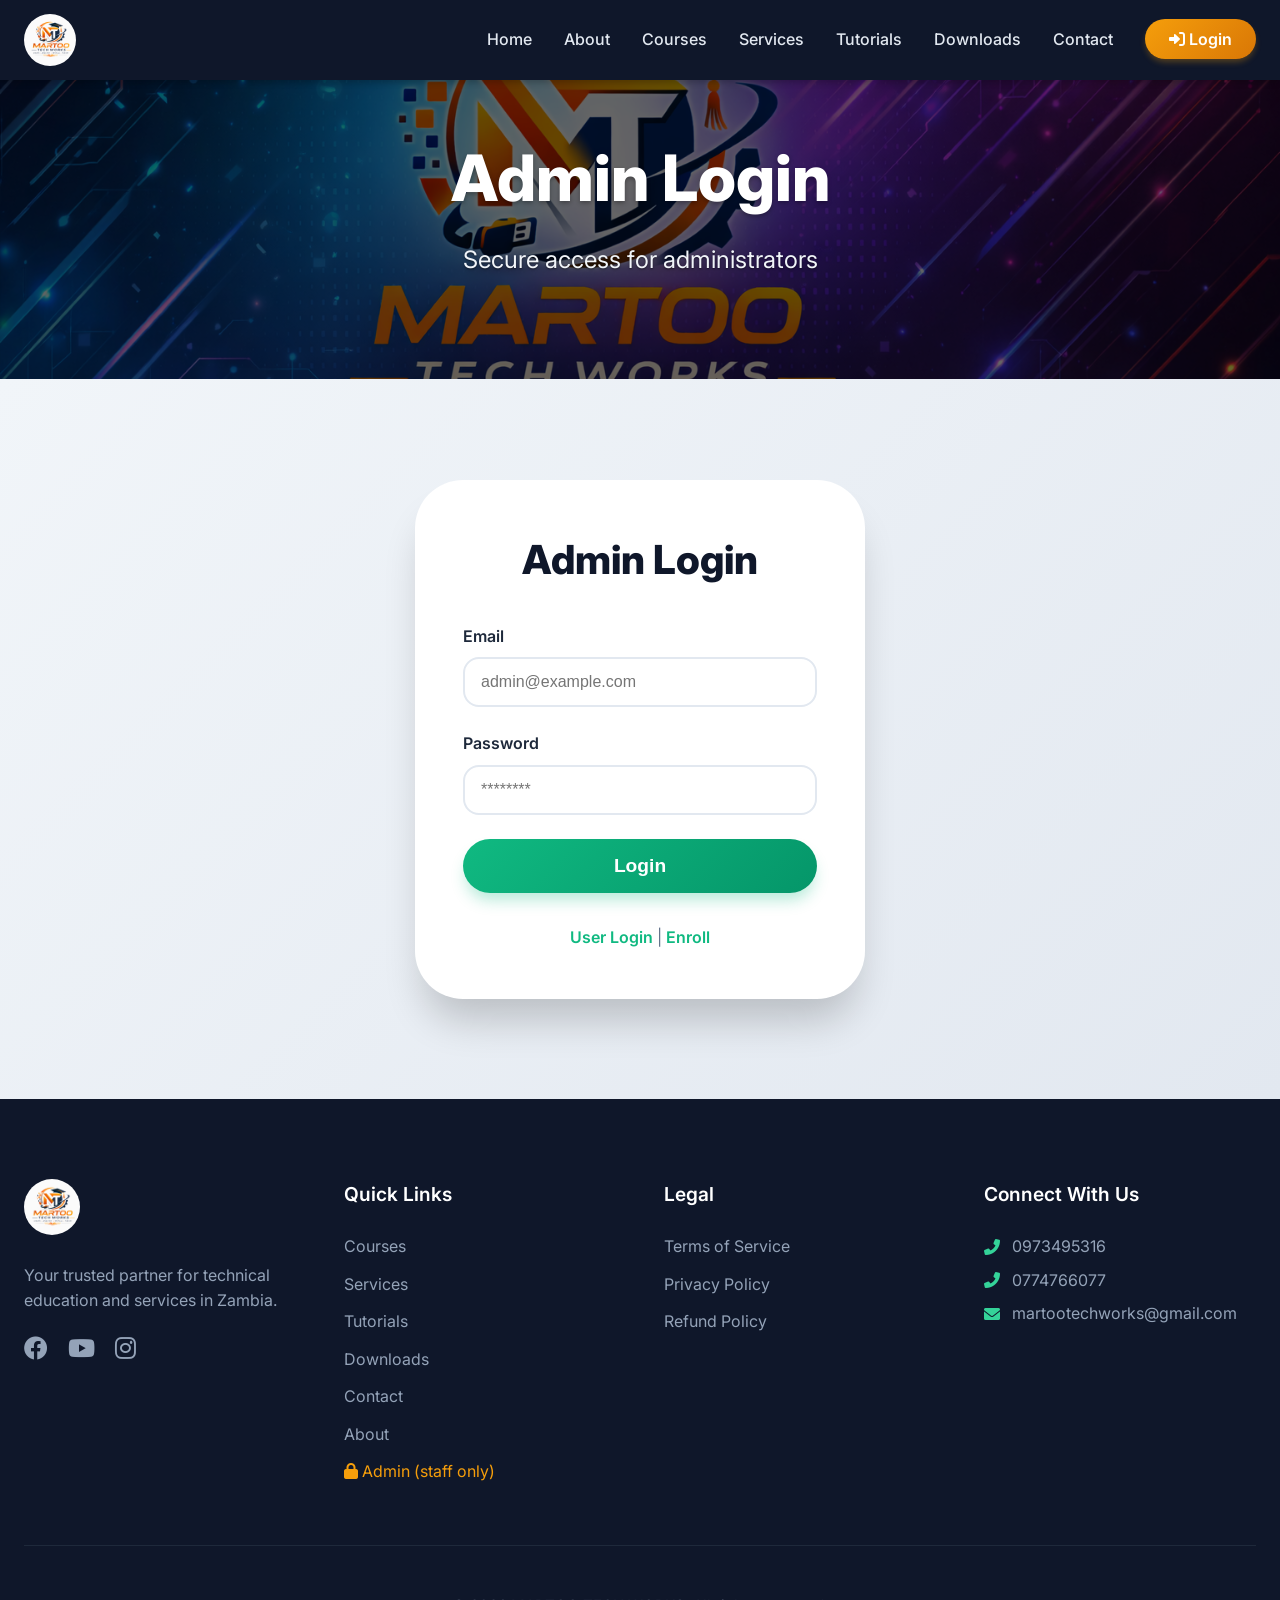
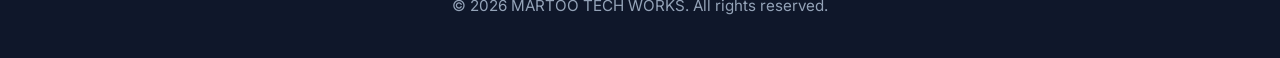
<file: admin-login.html>
<!DOCTYPE html>
<html lang="en">
<head>
    <meta charset="UTF-8">
    <meta name="viewport" content="width=device-width, initial-scale=1.0">
    <title>Admin Login - MARTOO TECH WORKS</title>
    <link rel="stylesheet" href="style.css">
</head>
<body>
    <!-- Navigation with Hamburger -->
    <nav class="navbar">
        <div class="container nav-container">
            <a href="index.html" class="logo">
                <img src="images/logo.png" alt="MARTOO TECH WORKS" class="logo-img">
            </a>
            <div class="hamburger" id="hamburger">
                <span class="bar"></span>
                <span class="bar"></span>
                <span class="bar"></span>
            </div>
            <ul class="nav-links" id="nav-links">
                <li><a href="index.html">Home</a></li>
                <li><a href="about.html">About</a></li>
                <li><a href="courses.html">Courses</a></li>
                <li><a href="services.html">Services</a></li>
                <li><a href="tutorials.html">Tutorials</a></li>
                <li><a href="downloads.html">Downloads</a></li>
                <li><a href="contact.html">Contact</a></li>
                <li id="auth-nav-item"></li>
            </ul>
        </div>
    </nav>

    <!-- Page Header -->
    <section class="hero" style="padding: 60px 0;">
        <div class="container hero-content">
            <h1>Admin Login</h1>
            <p class="hero-subtitle">Secure access for administrators</p>
        </div>
    </section>

    <!-- Admin Login Form -->
    <div class="auth-container">
        <div class="auth-box">
            <h2>Admin Login</h2>
            <form id="adminLoginForm">
                <div class="form-group">
                    <label for="email">Email</label>
                    <input type="email" id="email" name="email" required placeholder="admin@example.com">
                </div>
                <div class="form-group">
                    <label for="password">Password</label>
                    <input type="password" id="password" name="password" required placeholder="********">
                </div>
                <button type="submit" class="btn-auth">Login</button>
            </form>
            <div id="loginMessage" style="margin-top:1rem; text-align:center;"></div>
            <div class="auth-footer">
                <a href="login.html">User Login</a> | <a href="register.html">Enroll</a>
            </div>
        </div>
    </div>

    <!-- Footer -->
    <footer class="footer">
        <div class="container">
            <div class="footer-grid">
                <div class="footer-col">
                    <img src="images/logo.png" alt="MARTOO TECH WORKS" class="footer-logo">
                    <p>Your trusted partner for technical education and services in Zambia.</p>
                    <div class="social-icons">
                        <a href="https://www.facebook.com/profile.php?id=61568599103956" target="_blank"><i class="fab fa-facebook"></i></a>
                        <a href="https://youtube.com/@martootechworks?si=VM7kC3lffHBg2sP7" target="_blank"><i class="fab fa-youtube"></i></a>
                        <a href="https://www.instagram.com/martootechmartin?igsh=MTZuejdmdDc4bnk1ag==" target="_blank"><i class="fab fa-instagram"></i></a>
                    </div>
                </div>
                <div class="footer-col">
                    <h4>Quick Links</h4>
                    <ul>
                        <li><a href="courses.html">Courses</a></li>
                        <li><a href="services.html">Services</a></li>
                        <li><a href="tutorials.html">Tutorials</a></li>
                        <li><a href="downloads.html">Downloads</a></li>
                        <li><a href="contact.html">Contact</a></li>
                        <li><a href="about.html">About</a></li>
                        <!-- Admin link (staff only) -->
                        <li><a href="admin-login.html" style="color: #f59e0b;"><i class="fas fa-lock"></i> Admin (staff only)</a></li>
                    </ul>
                </div>
                <div class="footer-col">
                    <h4>Legal</h4>
                    <ul>
                        <li><a href="terms.html">Terms of Service</a></li>
                        <li><a href="privacy.html">Privacy Policy</a></li>
                        <li><a href="refund.html">Refund Policy</a></li>
                    </ul>
                </div>
                <div class="footer-col">
                    <h4>Connect With Us</h4>
                    <p class="contact-info"><i class="fas fa-phone-alt"></i> 0973495316</p>
                    <p class="contact-info"><i class="fas fa-phone-alt"></i> 0774766077</p>
                    <p class="contact-info"><i class="fas fa-envelope"></i> martootechworks@gmail.com</p>
                </div>
            </div>
            <div class="footer-bottom">
                <p>© 2026 MARTOO TECH WORKS. All rights reserved.</p>
            </div>
        </div>
    </footer>

    <!-- Hamburger Menu Script -->
    <script>
        const hamburger = document.getElementById('hamburger');
        const navLinks = document.getElementById('nav-links');
        hamburger.addEventListener('click', () => {
            hamburger.classList.toggle('active');
            navLinks.classList.toggle('active');
        });
        document.querySelectorAll('.nav-links a').forEach(link => {
            link.addEventListener('click', () => {
                hamburger.classList.remove('active');
                navLinks.classList.remove('active');
            });
        });
    </script>

    <!-- Auth Button Script (same as other pages) -->
    <script>
        function updateAuthButton() {
            const authItem = document.getElementById('auth-nav-item');
            const token = localStorage.getItem('token');
            if (token) {
                authItem.innerHTML = '<a href="#" id="logout-link" class="btn-login"><i class="fas fa-sign-out-alt"></i> Logout</a>';
                document.getElementById('logout-link').addEventListener('click', (e) => {
                    e.preventDefault();
                    localStorage.removeItem('token');
                    localStorage.removeItem('user');
                    window.location.href = 'index.html';
                });
            } else {
                authItem.innerHTML = '<a href="login.html" class="btn-login"><i class="fas fa-sign-in-alt"></i> Login</a>';
            }
        }
        updateAuthButton();
    </script>

    <!-- Admin Login Script -->
    <script>
        document.getElementById('adminLoginForm').addEventListener('submit', async (e) => {
            e.preventDefault();
            const email = document.getElementById('email').value;
            const password = document.getElementById('password').value;
            const messageDiv = document.getElementById('loginMessage');
            messageDiv.innerHTML = '<p style="color:blue;">Logging in...</p>';

            try {
                const response = await fetch('http://localhost:5000/api/users/admin/login', {
                    method: 'POST',
                    headers: { 'Content-Type': 'application/json' },
                    body: JSON.stringify({ email, password })
                });
                const data = await response.json();
                if (data.success) {
                    localStorage.setItem('adminToken', data.token);
                    localStorage.setItem('adminUser', JSON.stringify(data.user));
                    messageDiv.innerHTML = '<p style="color:green;">Login successful! Redirecting...</p>';
                    setTimeout(() => {
                        window.location.href = 'admin-dashboard.html';
                    }, 1000);
                } else {
                    messageDiv.innerHTML = `<p style="color:red;">Error: ${data.message}</p>`;
                }
            } catch (error) {
                messageDiv.innerHTML = '<p style="color:red;">Network error. Please try again.</p>';
            }
        });
    </script>
</body>
</html>
</file>
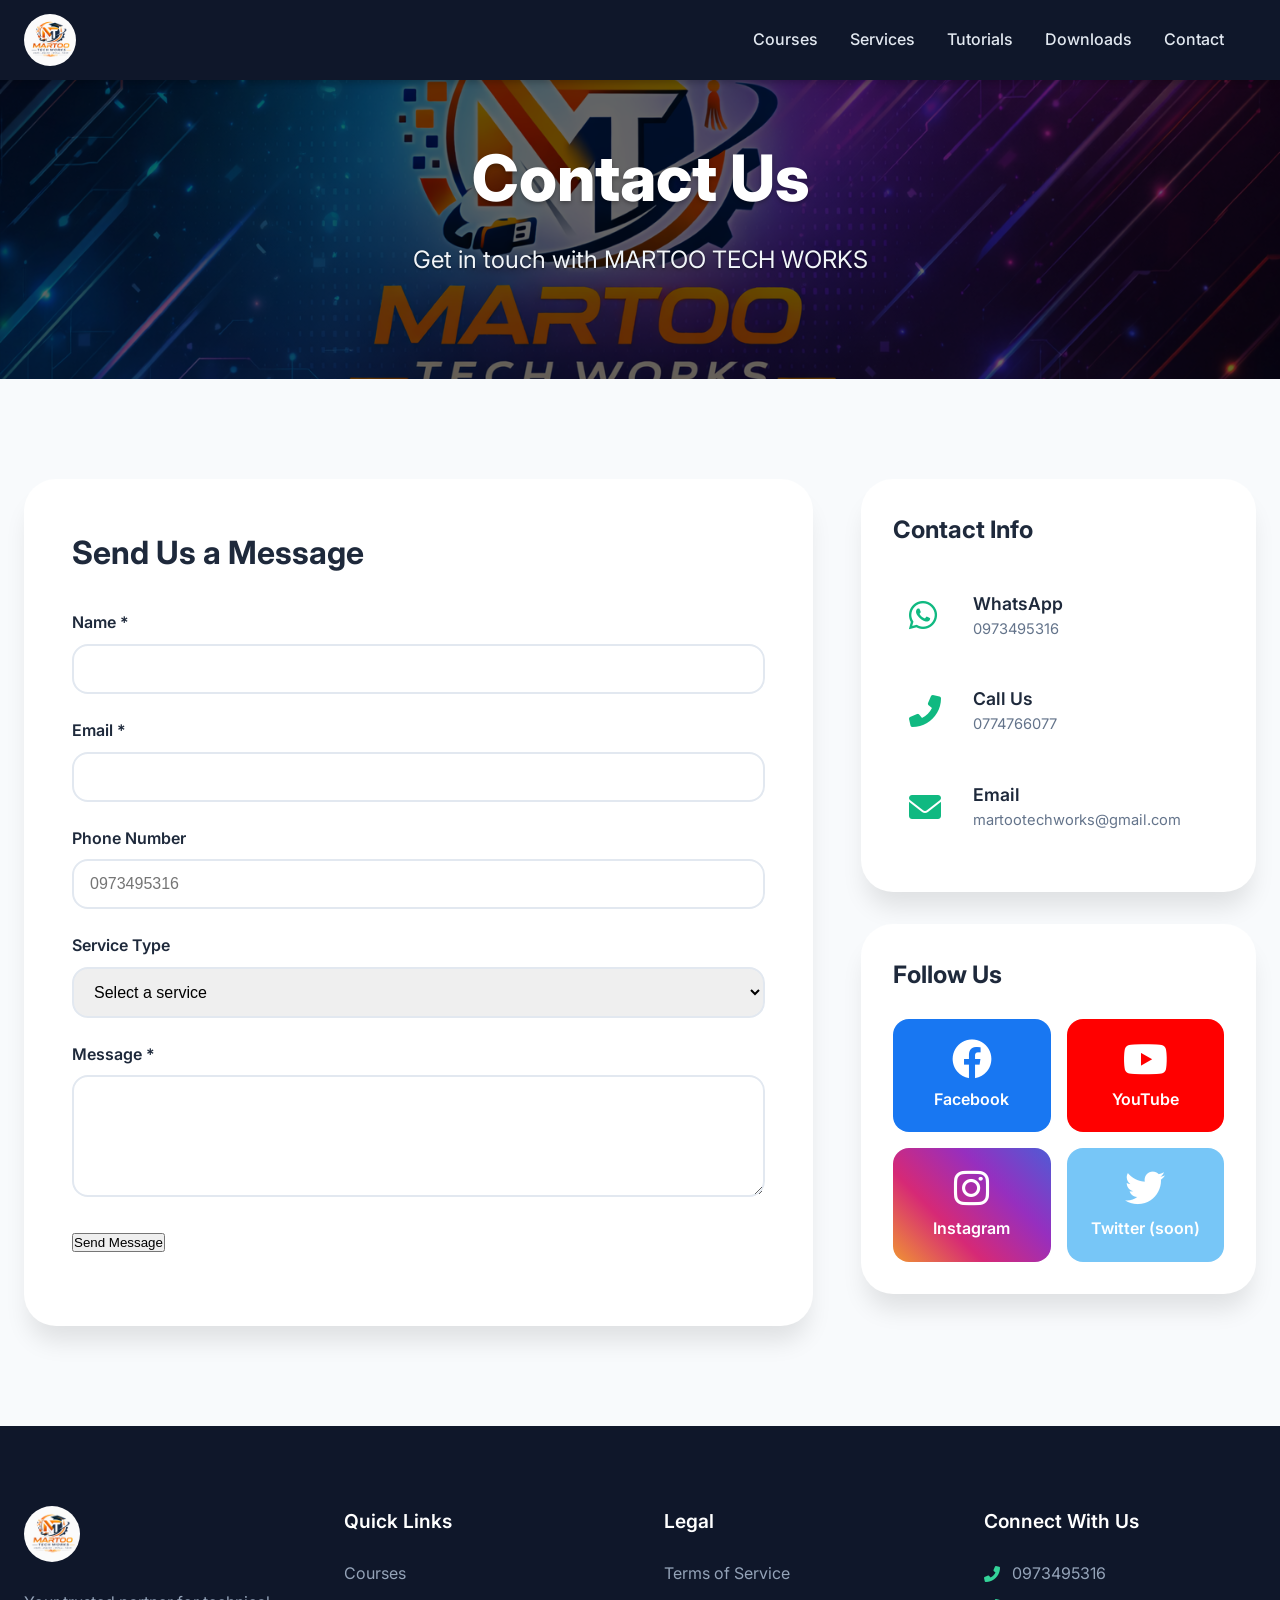
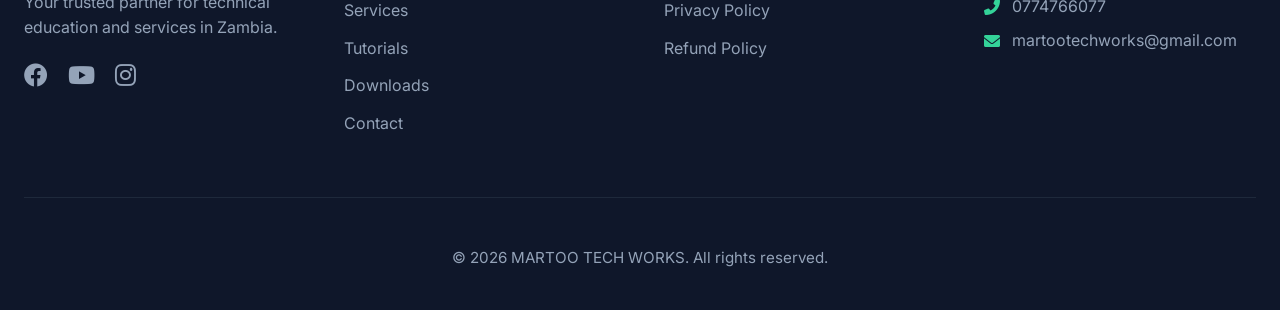
<file: contact.html>
<!DOCTYPE html>
<html lang="en">
<head>
    <meta charset="UTF-8">
    <meta name="viewport" content="width=device-width, initial-scale=1.0">
    <title>Contact Us - MARTOO TECH WORKS</title>
    <link rel="stylesheet" href="style.css">
    <!-- Font Awesome is already in style.css -->
</head>
<body>
    <!-- Navigation with Hamburger -->
    <nav class="navbar">
        <div class="container nav-container">
            <a href="index.html" class="logo">
                <img src="images/logo.png" alt="MARTOO TECH WORKS" class="logo-img">
            </a>
            <!-- Hamburger icon -->
            <div class="hamburger" id="hamburger">
                <span class="bar"></span>
                <span class="bar"></span>
                <span class="bar"></span>
            </div>
            <!-- Navigation links -->
            <ul class="nav-links" id="nav-links">
                <li><a href="courses.html">Courses</a></li>
                <li><a href="services.html">Services</a></li>
                <li><a href="tutorials.html">Tutorials</a></li>
                <li><a href="downloads.html">Downloads</a></li>
                <li><a href="contact.html">Contact</a></li>
                <li id="auth-nav-item"></li>
            </ul>
        </div>
    </nav>

    <!-- Page Header -->
    <section class="hero" style="padding: 60px 0;">
        <div class="container hero-content">
            <h1>Contact Us</h1>
            <p class="hero-subtitle">Get in touch with MARTOO TECH WORKS</p>
        </div>
    </section>

    <!-- Contact Section -->
    <section class="section">
        <div class="container">
            <div class="contact-grid">
                <!-- Contact Form -->
                <div class="contact-form">
                    <h2>Send Us a Message</h2>
                    <form>
                        <div class="form-group">
                            <label for="name">Name *</label>
                            <input type="text" id="name" name="name" required>
                        </div>
                        <div class="form-group">
                            <label for="email">Email *</label>
                            <input type="email" id="email" name="email" required>
                        </div>
                        <div class="form-group">
                            <label for="phone">Phone Number</label>
                            <input type="tel" id="phone" name="phone" placeholder="0973495316">
                        </div>
                        <div class="form-group">
                            <label for="service">Service Type</label>
                            <select id="service" name="service">
                                <option value="">Select a service</option>
                                <option value="academic">Academic Services</option>
                                <option value="software">Software Installation</option>
                                <option value="technical">Technical Repair</option>
                                <option value="course">Course Enrollment</option>
                                <option value="other">Other</option>
                            </select>
                        </div>
                        <div class="form-group">
                            <label for="message">Message *</label>
                            <textarea id="message" name="message" rows="5" required></textarea>
                        </div>
                        <button type="submit" class="btn-submit">Send Message</button>
                    </form>
                </div>

                <!-- Contact Info -->
                <div>
                    <div class="info-card">
                        <h3>Contact Info</h3>
                        <a href="https://wa.me/260973495316" target="_blank" class="info-item">
                            <i class="fab fa-whatsapp"></i>
                            <span>WhatsApp <small>0973495316</small></span>
                        </a>
                        <a href="tel:+260774766077" class="info-item">
                            <i class="fas fa-phone-alt"></i>
                            <span>Call Us <small>0774766077</small></span>
                        </a>
                        <a href="mailto:martootechworks@gmail.com" class="info-item">
                            <i class="fas fa-envelope"></i>
                            <span>Email <small>martootechworks@gmail.com</small></span>
                        </a>
                    </div>

                    <div class="info-card">
                        <h3>Follow Us</h3>
                        <div class="social-grid">
                            <a href="https://www.facebook.com/profile.php?id=61568599103956" target="_blank" class="social-link facebook">
                                <i class="fab fa-facebook"></i> Facebook
                            </a>
                            <a href="https://youtube.com/@martootechworks?si=VM7kC3lffHBg2sP7" target="_blank" class="social-link youtube">
                                <i class="fab fa-youtube"></i> YouTube
                            </a>
                            <a href="https://www.instagram.com/martootechmartin?igsh=MTZuejdmdDc4bnk1ag==" target="_blank" class="social-link instagram">
                                <i class="fab fa-instagram"></i> Instagram
                            </a>
                            <div class="social-link twitter">
                                <i class="fab fa-twitter"></i> Twitter (soon)
                            </div>
                        </div>
                    </div>
                </div>
            </div>
        </div>
    </section>

    <!-- Footer -->
    <footer class="footer">
        <div class="container">
            <div class="footer-grid">
                <div class="footer-col">
                    <img src="images/logo.png" alt="MARTOO TECH WORKS" class="footer-logo">
                    <p>Your trusted partner for technical education and services in Zambia.</p>
                    <div class="social-icons">
                        <a href="https://www.facebook.com/profile.php?id=61568599103956" target="_blank"><i class="fab fa-facebook"></i></a>
                        <a href="https://youtube.com/@martootechworks?si=VM7kC3lffHBg2sP7" target="_blank"><i class="fab fa-youtube"></i></a>
                        <a href="https://www.instagram.com/martootechmartin?igsh=MTZuejdmdDc4bnk1ag==" target="_blank"><i class="fab fa-instagram"></i></a>
                    </div>
                </div>
                <div class="footer-col">
                    <h4>Quick Links</h4>
                    <ul>
                        <li><a href="courses.html">Courses</a></li>
                        <li><a href="services.html">Services</a></li>
                        <li><a href="tutorials.html">Tutorials</a></li>
                        <li><a href="downloads.html">Downloads</a></li>
                        <li><a href="contact.html">Contact</a></li>
                    </ul>
                </div>
                <div class="footer-col">
                    <h4>Legal</h4>
                    <ul>
                        <li><a href="terms.html">Terms of Service</a></li>
                        <li><a href="privacy.html">Privacy Policy</a></li>
                        <li><a href="refund.html">Refund Policy</a></li>
                    </ul>
                </div>
                <div class="footer-col">
                    <h4>Connect With Us</h4>
                    <p class="contact-info"><i class="fas fa-phone-alt"></i> 0973495316</p>
                    <p class="contact-info"><i class="fas fa-phone-alt"></i> 0774766077</p>
                    <p class="contact-info"><i class="fas fa-envelope"></i> martootechworks@gmail.com</p>
                </div>
            </div>
            <div class="footer-bottom">
                <p>© 2026 MARTOO TECH WORKS. All rights reserved.</p>
            </div>
        </div>
    </footer>

    <!-- JavaScript for Hamburger Menu -->
    <script>
        const hamburger = document.getElementById('hamburger');
        const navLinks = document.getElementById('nav-links');

        hamburger.addEventListener('click', () => {
            hamburger.classList.toggle('active');
            navLinks.classList.toggle('active');
        });

        document.querySelectorAll('.nav-links a').forEach(link => {
            link.addEventListener('click', () => {
                hamburger.classList.remove('active');
                navLinks.classList.remove('active');
            });
        });
    </script>
</body>
</html>
</file>
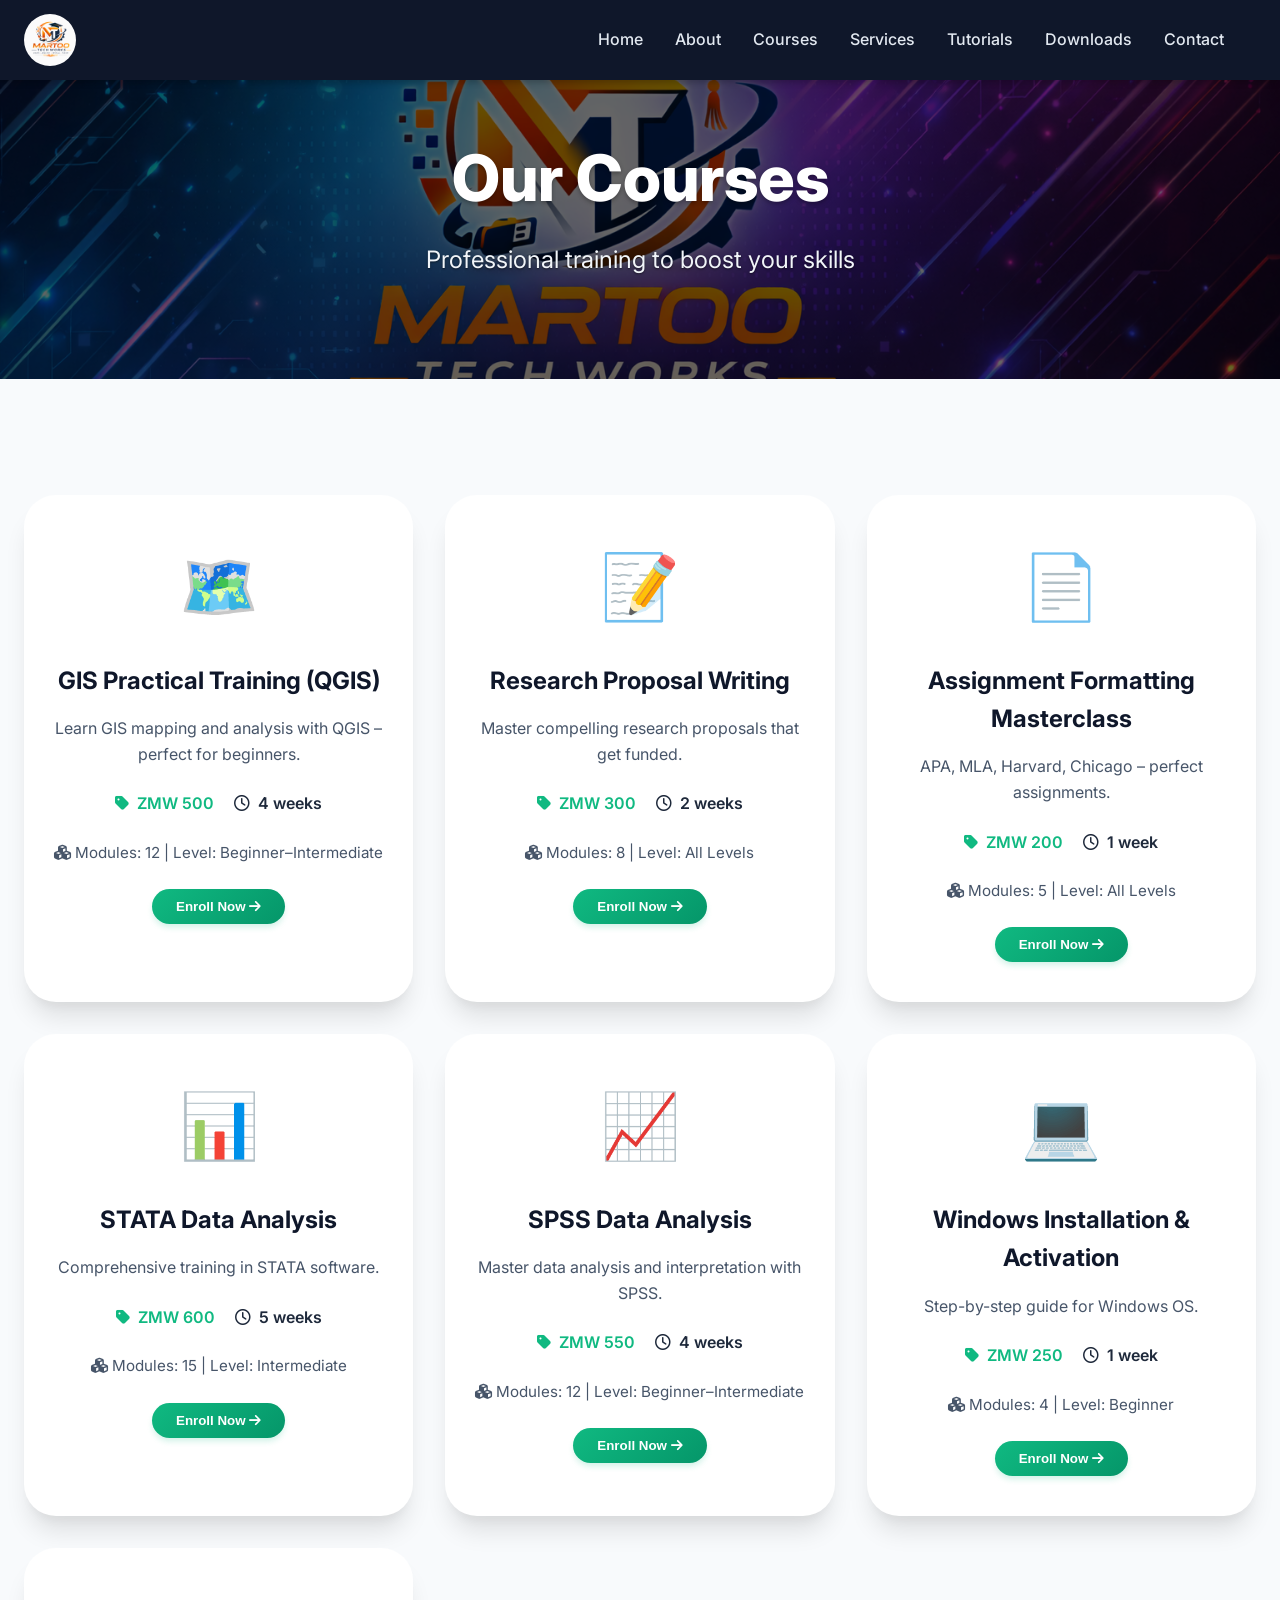
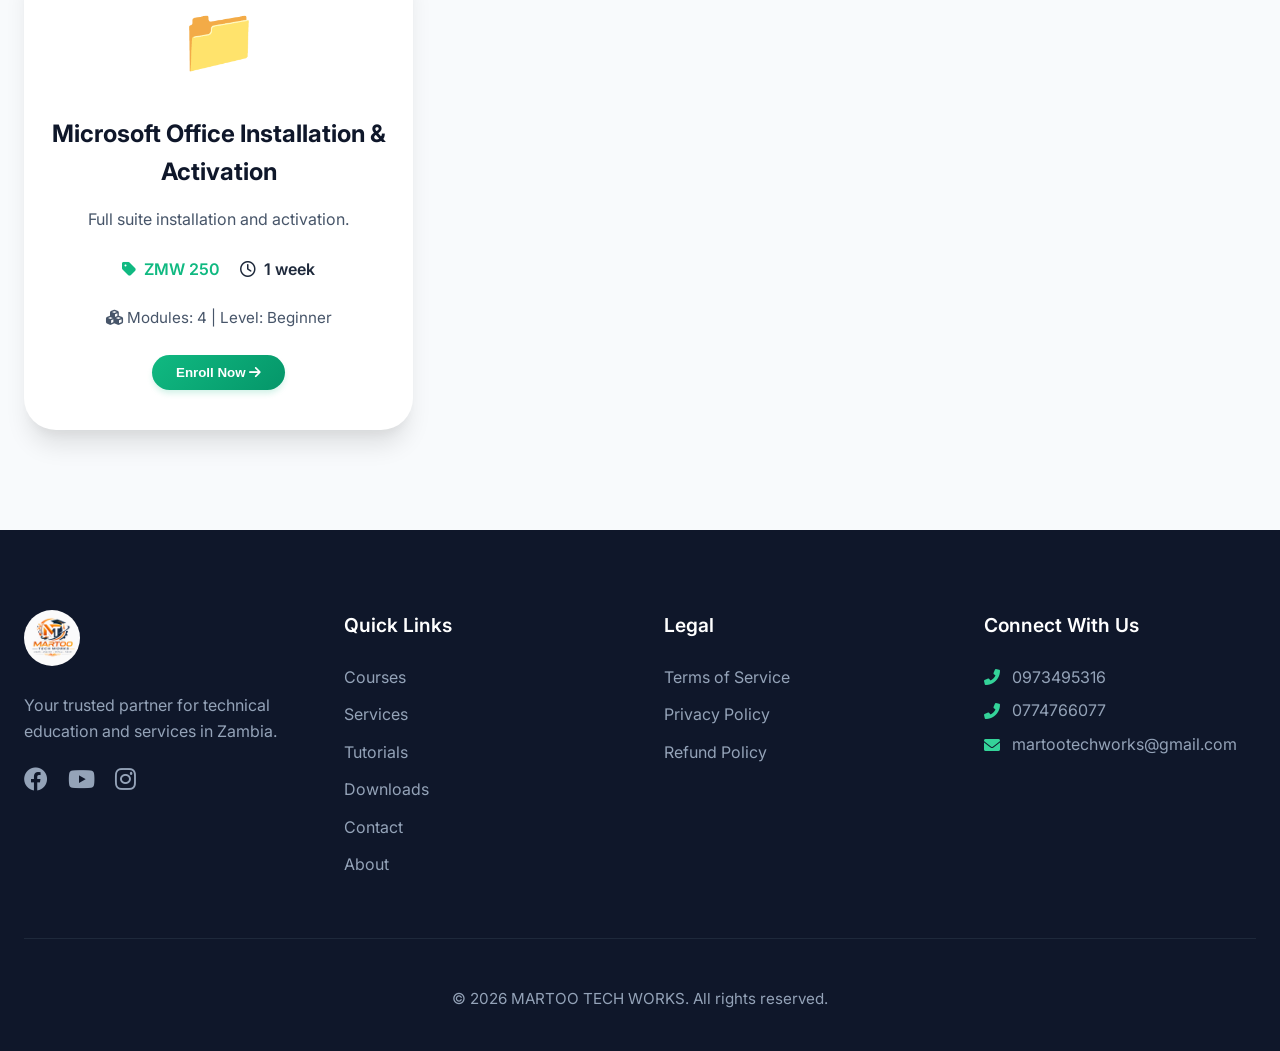
<file: courses.html>
<!DOCTYPE html>
<html lang="en">
<head>
    <meta charset="UTF-8">
    <meta name="viewport" content="width=device-width, initial-scale=1.0">
    <title>Our Courses - MARTOO TECH WORKS</title>
    <link rel="stylesheet" href="style.css">
</head>
<body>
    <!-- Navigation with Hamburger -->
    <nav class="navbar">
        <div class="container nav-container">
            <a href="index.html" class="logo">
                <img src="images/logo.png" alt="MARTOO TECH WORKS" class="logo-img">
            </a>
            <div class="hamburger" id="hamburger">
                <span class="bar"></span>
                <span class="bar"></span>
                <span class="bar"></span>
            </div>
            <ul class="nav-links" id="nav-links">
                <li><a href="index.html">Home</a></li>
                <li><a href="about.html">About</a></li>
                <li><a href="courses.html">Courses</a></li>
                <li><a href="services.html">Services</a></li>
                <li><a href="tutorials.html">Tutorials</a></li>
                <li><a href="downloads.html">Downloads</a></li>
                <li><a href="contact.html">Contact</a></li>
                <li id="auth-nav-item"></li>
        </div>
    </nav>

    <!-- Page Header -->
    <section class="hero" style="padding: 60px 0;">
        <div class="container hero-content">
            <h1>Our Courses</h1>
            <p class="hero-subtitle">Professional training to boost your skills</p>
        </div>
    </section>

    <!-- Courses Grid -->
    <section class="section">
        <div class="container">
            <div id="enrollmentMessage" style="margin-bottom:1rem;"></div>
            <div class="grid-3">
                <!-- Course 1: GIS -->
                <div class="card">
                    <div class="card-icon">🗺️</div>
                    <h3>GIS Practical Training (QGIS)</h3>
                    <p>Learn GIS mapping and analysis with QGIS – perfect for beginners.</p>
                    <div class="card-meta">
                        <span class="price"><i class="fas fa-tag"></i> ZMW 500</span>
                        <span><i class="far fa-clock"></i> 4 weeks</span>
                    </div>
                    <p class="card-detail"><i class="fas fa-cubes"></i> Modules: 12 | Level: Beginner–Intermediate</p>
                    <button class="btn-card enroll-btn" 
                            data-course-id="gis-training"
                            data-course-title="GIS Practical Training (QGIS)"
                            data-price="ZMW 500">Enroll Now <i class="fas fa-arrow-right"></i></button>
                </div>
                <!-- Course 2: Research Proposal -->
                <div class="card">
                    <div class="card-icon">📝</div>
                    <h3>Research Proposal Writing</h3>
                    <p>Master compelling research proposals that get funded.</p>
                    <div class="card-meta">
                        <span class="price"><i class="fas fa-tag"></i> ZMW 300</span>
                        <span><i class="far fa-clock"></i> 2 weeks</span>
                    </div>
                    <p class="card-detail"><i class="fas fa-cubes"></i> Modules: 8 | Level: All Levels</p>
                    <button class="btn-card enroll-btn" 
                            data-course-id="research-proposal"
                            data-course-title="Research Proposal Writing"
                            data-price="ZMW 300">Enroll Now <i class="fas fa-arrow-right"></i></button>
                </div>
                <!-- Course 3: Assignment Formatting -->
                <div class="card">
                    <div class="card-icon">📄</div>
                    <h3>Assignment Formatting Masterclass</h3>
                    <p>APA, MLA, Harvard, Chicago – perfect assignments.</p>
                    <div class="card-meta">
                        <span class="price"><i class="fas fa-tag"></i> ZMW 200</span>
                        <span><i class="far fa-clock"></i> 1 week</span>
                    </div>
                    <p class="card-detail"><i class="fas fa-cubes"></i> Modules: 5 | Level: All Levels</p>
                    <button class="btn-card enroll-btn" 
                            data-course-id="formatting"
                            data-course-title="Assignment Formatting Masterclass"
                            data-price="ZMW 200">Enroll Now <i class="fas fa-arrow-right"></i></button>
                </div>
                <!-- Course 4: STATA -->
                <div class="card">
                    <div class="card-icon">📊</div>
                    <h3>STATA Data Analysis</h3>
                    <p>Comprehensive training in STATA software.</p>
                    <div class="card-meta">
                        <span class="price"><i class="fas fa-tag"></i> ZMW 600</span>
                        <span><i class="far fa-clock"></i> 5 weeks</span>
                    </div>
                    <p class="card-detail"><i class="fas fa-cubes"></i> Modules: 15 | Level: Intermediate</p>
                    <button class="btn-card enroll-btn" 
                            data-course-id="stata"
                            data-course-title="STATA Data Analysis"
                            data-price="ZMW 600">Enroll Now <i class="fas fa-arrow-right"></i></button>
                </div>
                <!-- Course 5: SPSS -->
                <div class="card">
                    <div class="card-icon">📈</div>
                    <h3>SPSS Data Analysis</h3>
                    <p>Master data analysis and interpretation with SPSS.</p>
                    <div class="card-meta">
                        <span class="price"><i class="fas fa-tag"></i> ZMW 550</span>
                        <span><i class="far fa-clock"></i> 4 weeks</span>
                    </div>
                    <p class="card-detail"><i class="fas fa-cubes"></i> Modules: 12 | Level: Beginner–Intermediate</p>
                    <button class="btn-card enroll-btn" 
                            data-course-id="spss"
                            data-course-title="SPSS Data Analysis"
                            data-price="ZMW 550">Enroll Now <i class="fas fa-arrow-right"></i></button>
                </div>
                <!-- Course 6: Windows Installation -->
                <div class="card">
                    <div class="card-icon">💻</div>
                    <h3>Windows Installation & Activation</h3>
                    <p>Step-by-step guide for Windows OS.</p>
                    <div class="card-meta">
                        <span class="price"><i class="fas fa-tag"></i> ZMW 250</span>
                        <span><i class="far fa-clock"></i> 1 week</span>
                    </div>
                    <p class="card-detail"><i class="fas fa-cubes"></i> Modules: 4 | Level: Beginner</p>
                    <button class="btn-card enroll-btn" 
                            data-course-id="windows"
                            data-course-title="Windows Installation & Activation"
                            data-price="ZMW 250">Enroll Now <i class="fas fa-arrow-right"></i></button>
                </div>
                <!-- Course 7: MS Office -->
                <div class="card">
                    <div class="card-icon">📁</div>
                    <h3>Microsoft Office Installation & Activation</h3>
                    <p>Full suite installation and activation.</p>
                    <div class="card-meta">
                        <span class="price"><i class="fas fa-tag"></i> ZMW 250</span>
                        <span><i class="far fa-clock"></i> 1 week</span>
                    </div>
                    <p class="card-detail"><i class="fas fa-cubes"></i> Modules: 4 | Level: Beginner</p>
                    <button class="btn-card enroll-btn" 
                            data-course-id="office"
                            data-course-title="Microsoft Office Installation & Activation"
                            data-price="ZMW 250">Enroll Now <i class="fas fa-arrow-right"></i></button>
                </div>
            </div>
        </div>
    </section>

    <!-- Footer -->
    <footer class="footer">
        <div class="container">
            <div class="footer-grid">
                <div class="footer-col">
                    <img src="images/logo.png" alt="MARTOO TECH WORKS" class="footer-logo">
                    <p>Your trusted partner for technical education and services in Zambia.</p>
                    <div class="social-icons">
                        <a href="https://www.facebook.com/profile.php?id=61568599103956" target="_blank"><i class="fab fa-facebook"></i></a>
                        <a href="https://youtube.com/@martootechworks?si=VM7kC3lffHBg2sP7" target="_blank"><i class="fab fa-youtube"></i></a>
                        <a href="https://www.instagram.com/martootechmartin?igsh=MTZuejdmdDc4bnk1ag==" target="_blank"><i class="fab fa-instagram"></i></a>
                    </div>
                </div>
                <div class="footer-col">
                    <h4>Quick Links</h4>
                    <ul>
                        <li><a href="courses.html">Courses</a></li>
                        <li><a href="services.html">Services</a></li>
                        <li><a href="tutorials.html">Tutorials</a></li>
                        <li><a href="downloads.html">Downloads</a></li>
                        <li><a href="contact.html">Contact</a></li>
                        <li><a href="about.html">About</a></li>
                    </ul>
                </div>
                <div class="footer-col">
                    <h4>Legal</h4>
                    <ul>
                        <li><a href="terms.html">Terms of Service</a></li>
                        <li><a href="privacy.html">Privacy Policy</a></li>
                        <li><a href="refund.html">Refund Policy</a></li>
                    </ul>
                </div>
                <div class="footer-col">
                    <h4>Connect With Us</h4>
                    <p class="contact-info"><i class="fas fa-phone-alt"></i> 0973495316</p>
                    <p class="contact-info"><i class="fas fa-phone-alt"></i> 0774766077</p>
                    <p class="contact-info"><i class="fas fa-envelope"></i> martootechworks@gmail.com</p>
                </div>
            </div>
            <div class="footer-bottom">
                <p>© 2026 MARTOO TECH WORKS. All rights reserved.</p>
            </div>
        </div>
    </footer>

    <!-- JavaScript for Hamburger Menu -->
    <script>
        const hamburger = document.getElementById('hamburger');
        const navLinks = document.getElementById('nav-links');

        hamburger.addEventListener('click', () => {
            hamburger.classList.toggle('active');
            navLinks.classList.toggle('active');
        });

        document.querySelectorAll('.nav-links a').forEach(link => {
            link.addEventListener('click', () => {
                hamburger.classList.remove('active');
                navLinks.classList.remove('active');
            });
        });
    </script>

    <!-- JavaScript for Enrollment -->
    <script>
        const messageDiv = document.getElementById('enrollmentMessage');

        async function enroll(courseId, courseTitle, price) {
            const token = localStorage.getItem('token');
            if (!token) {
                alert('You must be logged in to enroll.');
                window.location.href = 'login.html';
                return;
            }

            messageDiv.innerHTML = '<p style="color:blue;">Processing enrollment...</p>';

            try {
                const response = await fetch('http://localhost:5000/api/enrollments', {
                    method: 'POST',
                    headers: {
                        'Content-Type': 'application/json',
                        'Authorization': `Bearer ${token}`
                    },
                    body: JSON.stringify({ courseId, courseTitle, price })
                });
                const data = await response.json();

                if (data.success) {
                    messageDiv.innerHTML = '<p style="color:green;">Enrollment successful! Redirecting to dashboard...</p>';
                    setTimeout(() => {
                        window.location.href = 'dashboard.html';
                    }, 1500);
                } else {
                    messageDiv.innerHTML = `<p style="color:red;">Enrollment failed: ${data.message}</p>`;
                }
            } catch (error) {
                messageDiv.innerHTML = '<p style="color:red;">Network error. Please try again.</p>';
            }
        }

        // Attach click handlers to all enroll buttons
        document.querySelectorAll('.enroll-btn').forEach(btn => {
            btn.addEventListener('click', () => {
                const courseId = btn.dataset.courseId;
                const courseTitle = btn.dataset.courseTitle;
                const price = btn.dataset.price;
                enroll(courseId, courseTitle, price);
            });
        });
    </script>
</body>
</html>
</file>
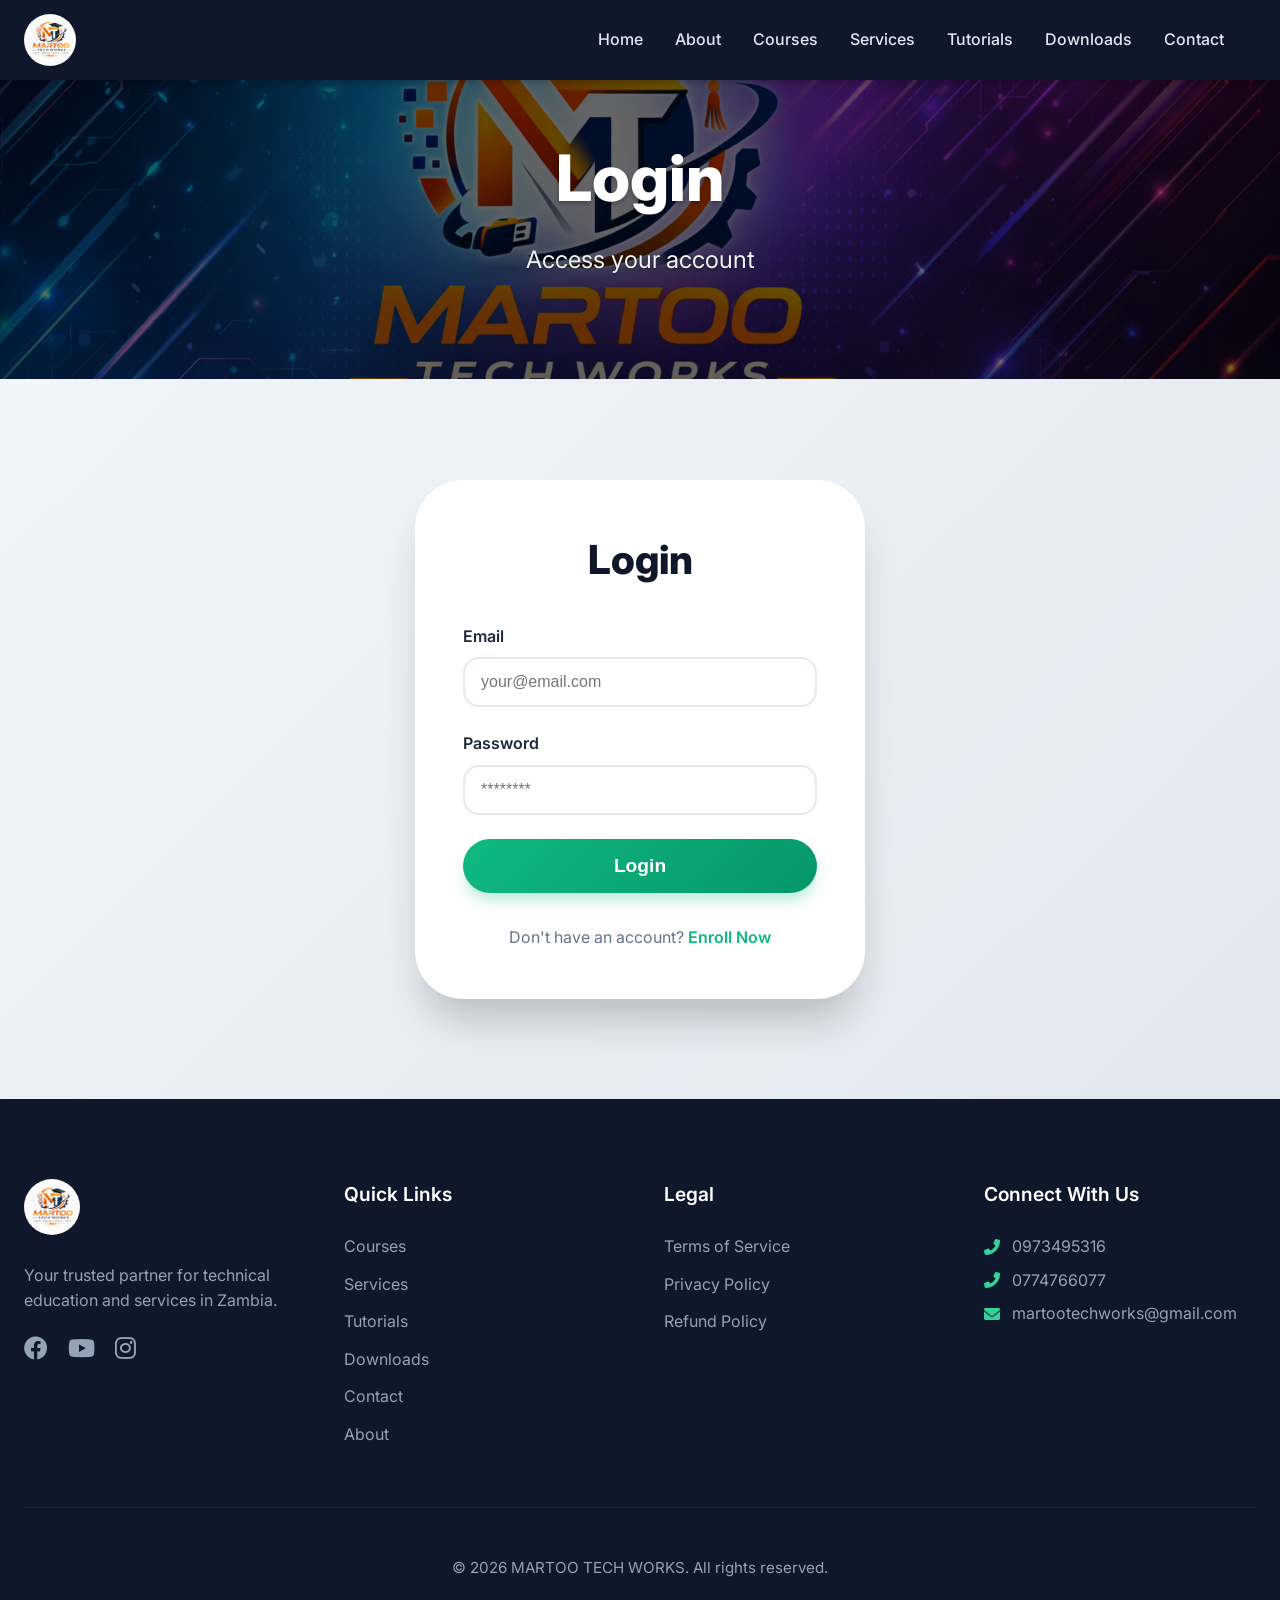
<file: dashboard.html>
<!DOCTYPE html>
<html lang="en">
<head>
    <meta charset="UTF-8">
    <meta name="viewport" content="width=device-width, initial-scale=1.0">
    <title>Dashboard - MARTOO TECH WORKS</title>
    <link rel="stylesheet" href="style.css">
    <style>
        .enrolled-course {
            border: 1px solid #e2e8f0;
            border-radius: 1rem;
            padding: 1.5rem;
            margin-bottom: 1rem;
            background-color: #f8fafc;
        }
        .enrolled-course h3 {
            margin-bottom: 0.5rem;
            color: #0f172a;
        }
        .enrolled-course .status {
            font-weight: 600;
            display: inline-block;
            padding: 0.25rem 0.75rem;
            border-radius: 9999px;
            font-size: 0.875rem;
        }
        .status-pending { background-color: #fef3c7; color: #92400e; }
        .status-approved { background-color: #d1fae5; color: #065f46; }
        .progress-bar {
            background-color: #e2e8f0;
            border-radius: 9999px;
            height: 0.5rem;
            width: 100%;
            margin: 1rem 0;
        }
        .progress-fill {
            background-color: #10b981;
            height: 0.5rem;
            border-radius: 9999px;
            transition: width 0.3s;
        }
    </style>
</head>
<body>
    <!-- Navigation with Hamburger -->
    <nav class="navbar">
        <div class="container nav-container">
            <a href="index.html" class="logo">
                <img src="images/logo.png" alt="MARTOO TECH WORKS" class="logo-img">
            </a>
            <div class="hamburger" id="hamburger">
                <span class="bar"></span>
                <span class="bar"></span>
                <span class="bar"></span>
            </div>
            <ul class="nav-links" id="nav-links">
                <li><a href="index.html">Home</a></li>
                <li><a href="about.html">About</a></li>
                <li><a href="courses.html">Courses</a></li>
                <li><a href="services.html">Services</a></li>
                <li><a href="tutorials.html">Tutorials</a></li>
                <li><a href="downloads.html">Downloads</a></li>
                <li><a href="contact.html">Contact</a></li>
                <li id="auth-nav-item"></li>
            </ul>
        </div>
    </nav>

    <!-- Page Header -->
    <section class="hero" style="padding: 60px 0;">
        <div class="container hero-content">
            <h1>User Dashboard</h1>
            <p class="hero-subtitle">Manage your courses and account</p>
        </div>
    </section>

    <!-- Dashboard Content -->
    <div class="auth-container">
        <div class="auth-box" style="max-width: 800px;">
            <h2>Welcome, <span id="userName"></span>!</h2>
            <div id="userInfo" style="margin-bottom:2rem;"></div>

            <h3 style="margin-bottom:1rem;">My Enrolled Courses</h3>
            <div id="enrollmentsList">
                <p style="text-align:center; color:#64748b;">Loading your courses...</p>
            </div>

            <div style="display:flex; justify-content:center; gap:10px; margin-top:2rem;">
                <a href="courses.html" class="btn-primary btn">Browse More Courses</a>
                <button id="logoutBtn" class="btn-secondary btn">Logout</button>
            </div>
        </div>
    </div>

    <!-- Footer -->
    <footer class="footer">
        <div class="container">
            <div class="footer-grid">
                <div class="footer-col">
                    <img src="images/logo.png" alt="MARTOO TECH WORKS" class="footer-logo">
                    <p>Your trusted partner for technical education and services in Zambia.</p>
                    <div class="social-icons">
                        <a href="https://www.facebook.com/profile.php?id=61568599103956" target="_blank"><i class="fab fa-facebook"></i></a>
                        <a href="https://youtube.com/@martootechworks?si=VM7kC3lffHBg2sP7" target="_blank"><i class="fab fa-youtube"></i></a>
                        <a href="https://www.instagram.com/martootechmartin?igsh=MTZuejdmdDc4bnk1ag==" target="_blank"><i class="fab fa-instagram"></i></a>
                    </div>
                </div>
                <div class="footer-col">
                    <h4>Quick Links</h4>
                    <ul>
                        <li><a href="courses.html">Courses</a></li>
                        <li><a href="services.html">Services</a></li>
                        <li><a href="tutorials.html">Tutorials</a></li>
                        <li><a href="downloads.html">Downloads</a></li>
                        <li><a href="contact.html">Contact</a></li>
                        <li><a href="about.html">About</a></li>
                    </ul>
                </div>
                <div class="footer-col">
                    <h4>Legal</h4>
                    <ul>
                        <li><a href="terms.html">Terms of Service</a></li>
                        <li><a href="privacy.html">Privacy Policy</a></li>
                        <li><a href="refund.html">Refund Policy</a></li>
                    </ul>
                </div>
                <div class="footer-col">
                    <h4>Connect With Us</h4>
                    <p class="contact-info"><i class="fas fa-phone-alt"></i> 0973495316</p>
                    <p class="contact-info"><i class="fas fa-phone-alt"></i> 0774766077</p>
                    <p class="contact-info"><i class="fas fa-envelope"></i> martootechworks@gmail.com</p>
                </div>
            </div>
            <div class="footer-bottom">
                <p>© 2026 MARTOO TECH WORKS. All rights reserved.</p>
            </div>
        </div>
    </footer>

    <!-- JavaScript for Hamburger Menu -->
    <script>
        const hamburger = document.getElementById('hamburger');
        const navLinks = document.getElementById('nav-links');

        hamburger.addEventListener('click', () => {
            hamburger.classList.toggle('active');
            navLinks.classList.toggle('active');
        });

        document.querySelectorAll('.nav-links a').forEach(link => {
            link.addEventListener('click', () => {
                hamburger.classList.remove('active');
                navLinks.classList.remove('active');
            });
        });
    </script>

    <!-- Dashboard JavaScript -->
    <script>
        // Check authentication
        const token = localStorage.getItem('token');
        const userStr = localStorage.getItem('user');

        if (!token || !userStr) {
            window.location.href = 'login.html';
        }

        let user = null;
        try {
            user = JSON.parse(userStr);
        } catch (e) {
            localStorage.removeItem('token');
            localStorage.removeItem('user');
            window.location.href = 'login.html';
        }

        // Display user info
        document.getElementById('userName').textContent = user.name;
        const userInfoDiv = document.getElementById('userInfo');
        userInfoDiv.innerHTML = `
            <p><strong>Email:</strong> ${user.email}</p>
            <p><strong>Phone:</strong> ${user.phone || 'Not provided'}</p>
            <p><strong>Status:</strong> <span class="status ${user.enrollmentStatus === 'approved' ? 'status-approved' : 'status-pending'}">${user.enrollmentStatus}</span></p>
        `;

        // Fetch enrollments
        async function fetchEnrollments() {
            const listDiv = document.getElementById('enrollmentsList');
            try {
                const response = await fetch('http://localhost:5000/api/enrollments/my-enrollments', {
                    headers: {
                        'Authorization': `Bearer ${token}`
                    }
                });
                const data = await response.json();

                if (data.success) {
                    if (data.enrollments.length === 0) {
                        listDiv.innerHTML = '<p style="text-align:center; color:#64748b;">You haven\'t enrolled in any courses yet.</p>';
                    } else {
                        let html = '';
                        data.enrollments.forEach(enr => {
                            const statusClass = enr.paymentStatus === 'approved' ? 'status-approved' : 'status-pending';
                            html += `
                                <div class="enrolled-course">
                                    <h3>${enr.courseTitle}</h3>
                                    <p><strong>Price:</strong> ${enr.price}</p>
                                    <p><strong>Enrolled:</strong> ${new Date(enr.enrollmentDate).toLocaleDateString()}</p>
                                    <p><strong>Payment:</strong> <span class="status ${statusClass}">${enr.paymentStatus}</span></p>
                                    <div class="progress-bar">
                                        <div class="progress-fill" style="width:${enr.progress || 0}%;"></div>
                                    </div>
                                    <p style="font-size:0.9rem; color:#475569;">Progress: ${enr.progress || 0}%</p>
                                </div>
                            `;
                        });
                        listDiv.innerHTML = html;
                    }
                } else {
                    listDiv.innerHTML = '<p style="color:red;">Failed to load enrollments.</p>';
                }
            } catch (error) {
                listDiv.innerHTML = '<p style="color:red;">Network error loading enrollments.</p>';
            }
        }

        fetchEnrollments();

        // Logout
        document.getElementById('logoutBtn').addEventListener('click', () => {
            localStorage.removeItem('token');
            localStorage.removeItem('user');
            window.location.href = 'login.html';
        });
    </script>
</body>
</html>
</file>
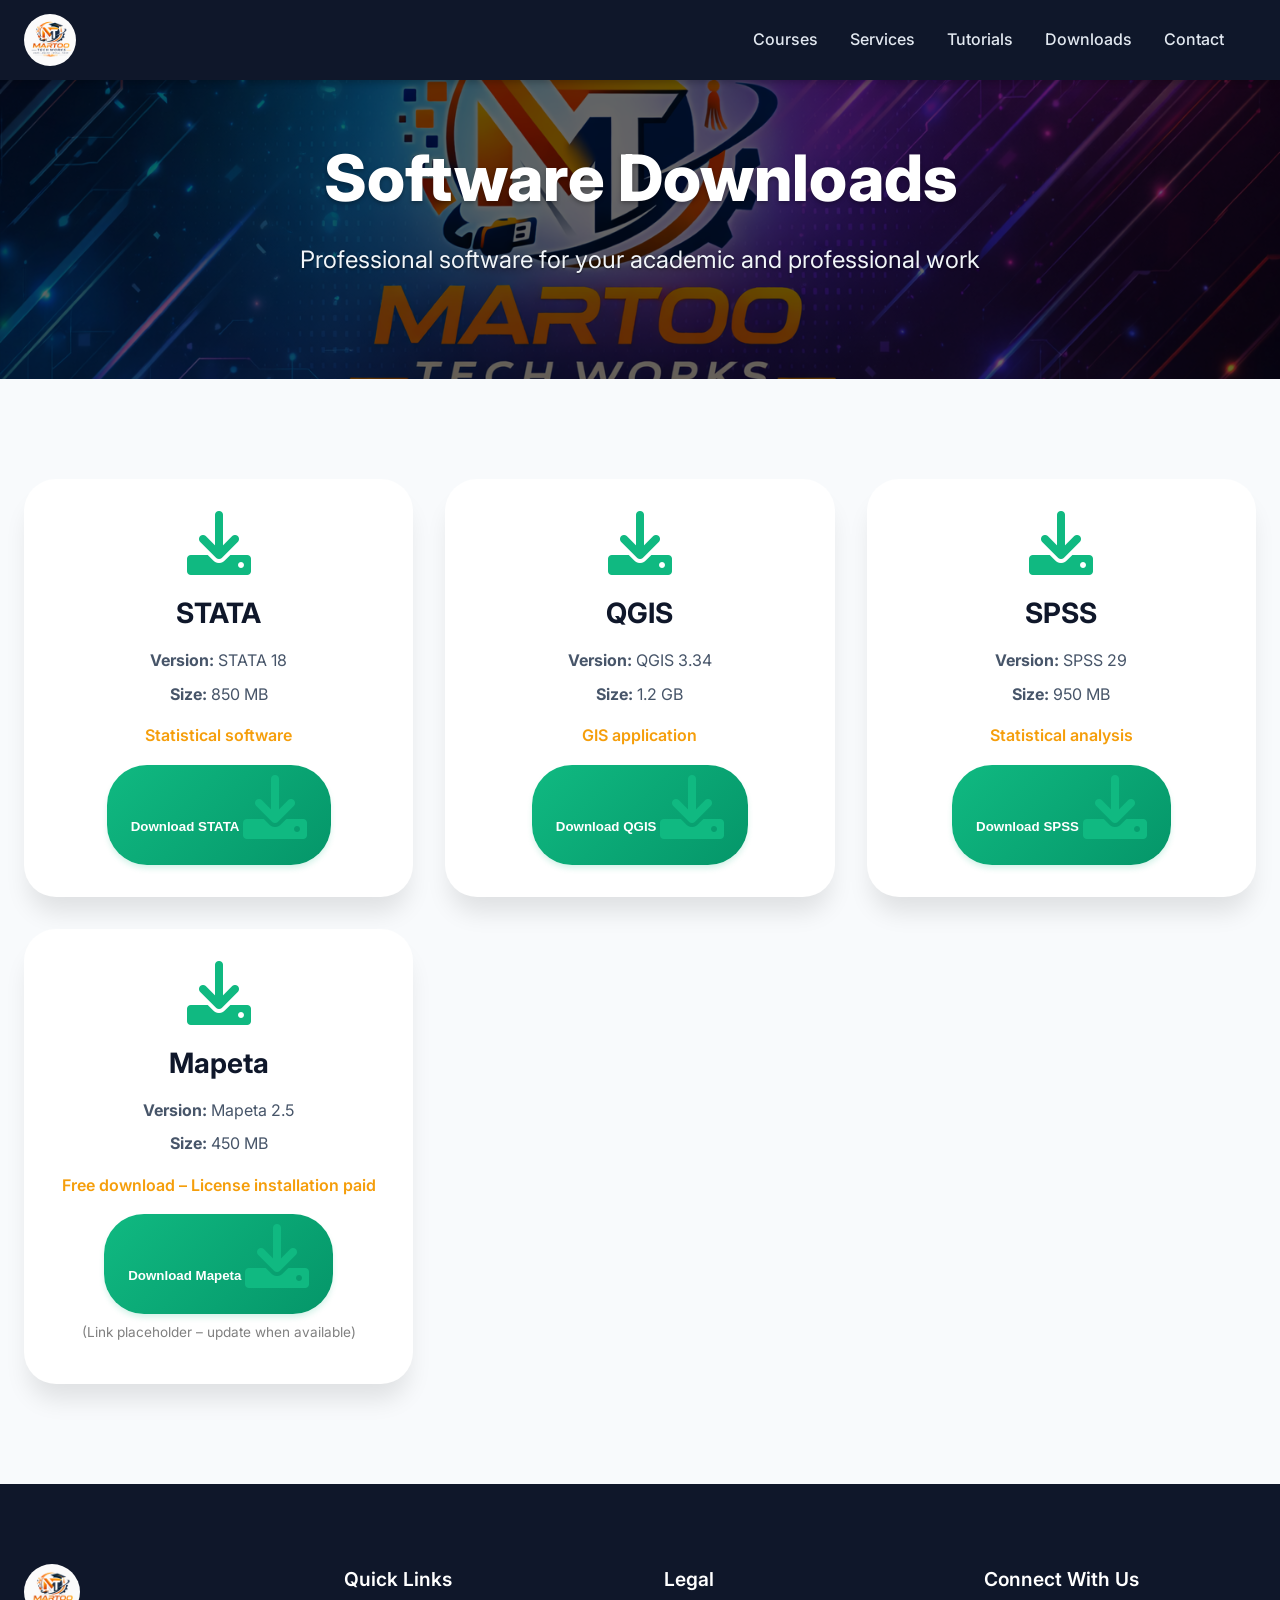
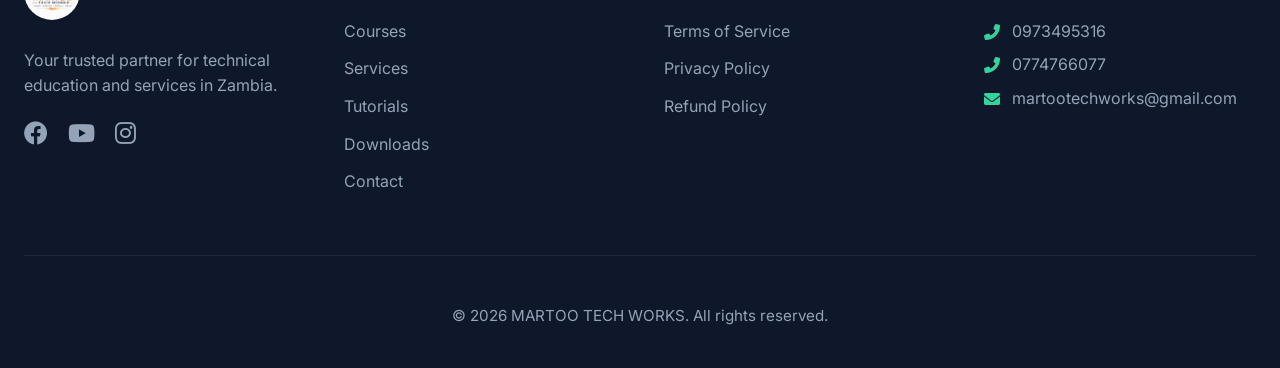
<file: downloads.html>
<!DOCTYPE html>
<html lang="en">
<head>
    <meta charset="UTF-8">
    <meta name="viewport" content="width=device-width, initial-scale=1.0">
    <title>Downloads - MARTOO TECH WORKS</title>
    <link rel="stylesheet" href="style.css">
    <!-- Font Awesome is already in style.css -->
    <script>
        async function downloadWithPassword(softwareName, driveLink) {
            const password = prompt("Enter password to download " + softwareName + ":");
            if (!password) return;

            try {
                const response = await fetch('http://localhost:5000/api/downloads/verify', {
                    method: 'POST',
                    headers: { 'Content-Type': 'application/json' },
                    body: JSON.stringify({ password })
                });
                const data = await response.json();

                if (data.success) {
                    window.open(driveLink, "_blank");
                } else {
                    alert("Incorrect password. Please try again.");
                }
            } catch (error) {
                alert("Network error. Please try again.");
            }
        }
    </script>
</head>
<body>
    <!-- Navigation with Hamburger -->
    <nav class="navbar">
        <div class="container nav-container">
            <a href="index.html" class="logo">
                <img src="images/logo.png" alt="MARTOO TECH WORKS" class="logo-img">
            </a>
            <!-- Hamburger icon -->
            <div class="hamburger" id="hamburger">
                <span class="bar"></span>
                <span class="bar"></span>
                <span class="bar"></span>
            </div>
            <!-- Navigation links -->
            <ul class="nav-links" id="nav-links">
                <li><a href="courses.html">Courses</a></li>
                <li><a href="services.html">Services</a></li>
                <li><a href="tutorials.html">Tutorials</a></li>
                <li><a href="downloads.html">Downloads</a></li>
                <li><a href="contact.html">Contact</a></li>
                <li id="auth-nav-item"></li>
            </ul>
        </div>
    </nav>

    <!-- Page Header -->
    <section class="hero" style="padding: 60px 0;">
        <div class="container hero-content">
            <h1>Software Downloads</h1>
            <p class="hero-subtitle">Professional software for your academic and professional work</p>
        </div>
    </section>

    <!-- Downloads Grid -->
    <section class="section">
        <div class="container">
            <div class="grid-3">
                <!-- STATA -->
                <div class="download-card">
                    <i class="fas fa-download card-icon" style="color:#10b981;"></i>
                    <h3>STATA</h3>
                    <p><strong>Version:</strong> STATA 18</p>
                    <p><strong>Size:</strong> 850 MB</p>
                    <p class="note">Statistical software</p>
                    <button onclick="downloadWithPassword('STATA', 'https://drive.google.com/file/d/1EBmJgeGp5Eh_NoYvbZOF9eGDc90OH13H/view?usp=drivesdk')" class="btn-card">Download STATA <i class="fas fa-download"></i></button>
                </div>
                <!-- QGIS -->
                <div class="download-card">
                    <i class="fas fa-download card-icon" style="color:#10b981;"></i>
                    <h3>QGIS</h3>
                    <p><strong>Version:</strong> QGIS 3.34</p>
                    <p><strong>Size:</strong> 1.2 GB</p>
                    <p class="note">GIS application</p>
                    <button onclick="downloadWithPassword('QGIS', 'https://drive.google.com/file/d/14sEM_GhJwWL4cHQAaJg-D1UsDi7gjjku/view?usp=drivesdk')" class="btn-card">Download QGIS <i class="fas fa-download"></i></button>
                </div>
                <!-- SPSS -->
                <div class="download-card">
                    <i class="fas fa-download card-icon" style="color:#10b981;"></i>
                    <h3>SPSS</h3>
                    <p><strong>Version:</strong> SPSS 29</p>
                    <p><strong>Size:</strong> 950 MB</p>
                    <p class="note">Statistical analysis</p>
                    <button onclick="downloadWithPassword('SPSS', 'https://drive.google.com/file/d/1-0T0omxeFigW_ct_xxoPxMS3-_hIc6Wl/view?usp=drivesdk')" class="btn-card">Download SPSS <i class="fas fa-download"></i></button>
                </div>
                <!-- Mapeta -->
                <div class="download-card">
                    <i class="fas fa-download card-icon" style="color:#10b981;"></i>
                    <h3>Mapeta</h3>
                    <p><strong>Version:</strong> Mapeta 2.5</p>
                    <p><strong>Size:</strong> 450 MB</p>
                    <p class="note">Free download – License installation paid</p>
                    <button onclick="downloadWithPassword('Mapeta', '#')" class="btn-card">Download Mapeta <i class="fas fa-download"></i></button>
                    <p style="font-size:0.85rem; color:gray; margin-top:8px;">(Link placeholder – update when available)</p>
                </div>
            </div>
        </div>
    </section>

    <!-- Footer -->
    <footer class="footer">
        <div class="container">
            <div class="footer-grid">
                <div class="footer-col">
                    <img src="images/logo.png" alt="MARTOO TECH WORKS" class="footer-logo">
                    <p>Your trusted partner for technical education and services in Zambia.</p>
                    <div class="social-icons">
                        <a href="https://www.facebook.com/profile.php?id=61568599103956" target="_blank"><i class="fab fa-facebook"></i></a>
                        <a href="https://youtube.com/@martootechworks?si=VM7kC3lffHBg2sP7" target="_blank"><i class="fab fa-youtube"></i></a>
                        <a href="https://www.instagram.com/martootechmartin?igsh=MTZuejdmdDc4bnk1ag==" target="_blank"><i class="fab fa-instagram"></i></a>
                    </div>
                </div>
                <div class="footer-col">
                    <h4>Quick Links</h4>
                    <ul>
                        <li><a href="courses.html">Courses</a></li>
                        <li><a href="services.html">Services</a></li>
                        <li><a href="tutorials.html">Tutorials</a></li>
                        <li><a href="downloads.html">Downloads</a></li>
                        <li><a href="contact.html">Contact</a></li>
                    </ul>
                </div>
                <div class="footer-col">
                    <h4>Legal</h4>
                    <ul>
                        <li><a href="terms.html">Terms of Service</a></li>
                        <li><a href="privacy.html">Privacy Policy</a></li>
                        <li><a href="refund.html">Refund Policy</a></li>
                    </ul>
                </div>
                <div class="footer-col">
                    <h4>Connect With Us</h4>
                    <p class="contact-info"><i class="fas fa-phone-alt"></i> 0973495316</p>
                    <p class="contact-info"><i class="fas fa-phone-alt"></i> 0774766077</p>
                    <p class="contact-info"><i class="fas fa-envelope"></i> martootechworks@gmail.com</p>
                </div>
            </div>
            <div class="footer-bottom">
                <p>© 2026 MARTOO TECH WORKS. All rights reserved.</p>
            </div>
        </div>
    </footer>

    <!-- JavaScript for Hamburger Menu -->
    <script>
        const hamburger = document.getElementById('hamburger');
        const navLinks = document.getElementById('nav-links');

        hamburger.addEventListener('click', () => {
            hamburger.classList.toggle('active');
            navLinks.classList.toggle('active');
        });

        document.querySelectorAll('.nav-links a').forEach(link => {
            link.addEventListener('click', () => {
                hamburger.classList.remove('active');
                navLinks.classList.remove('active');
            });
        });
    </script>
</body>
</html>
</file>
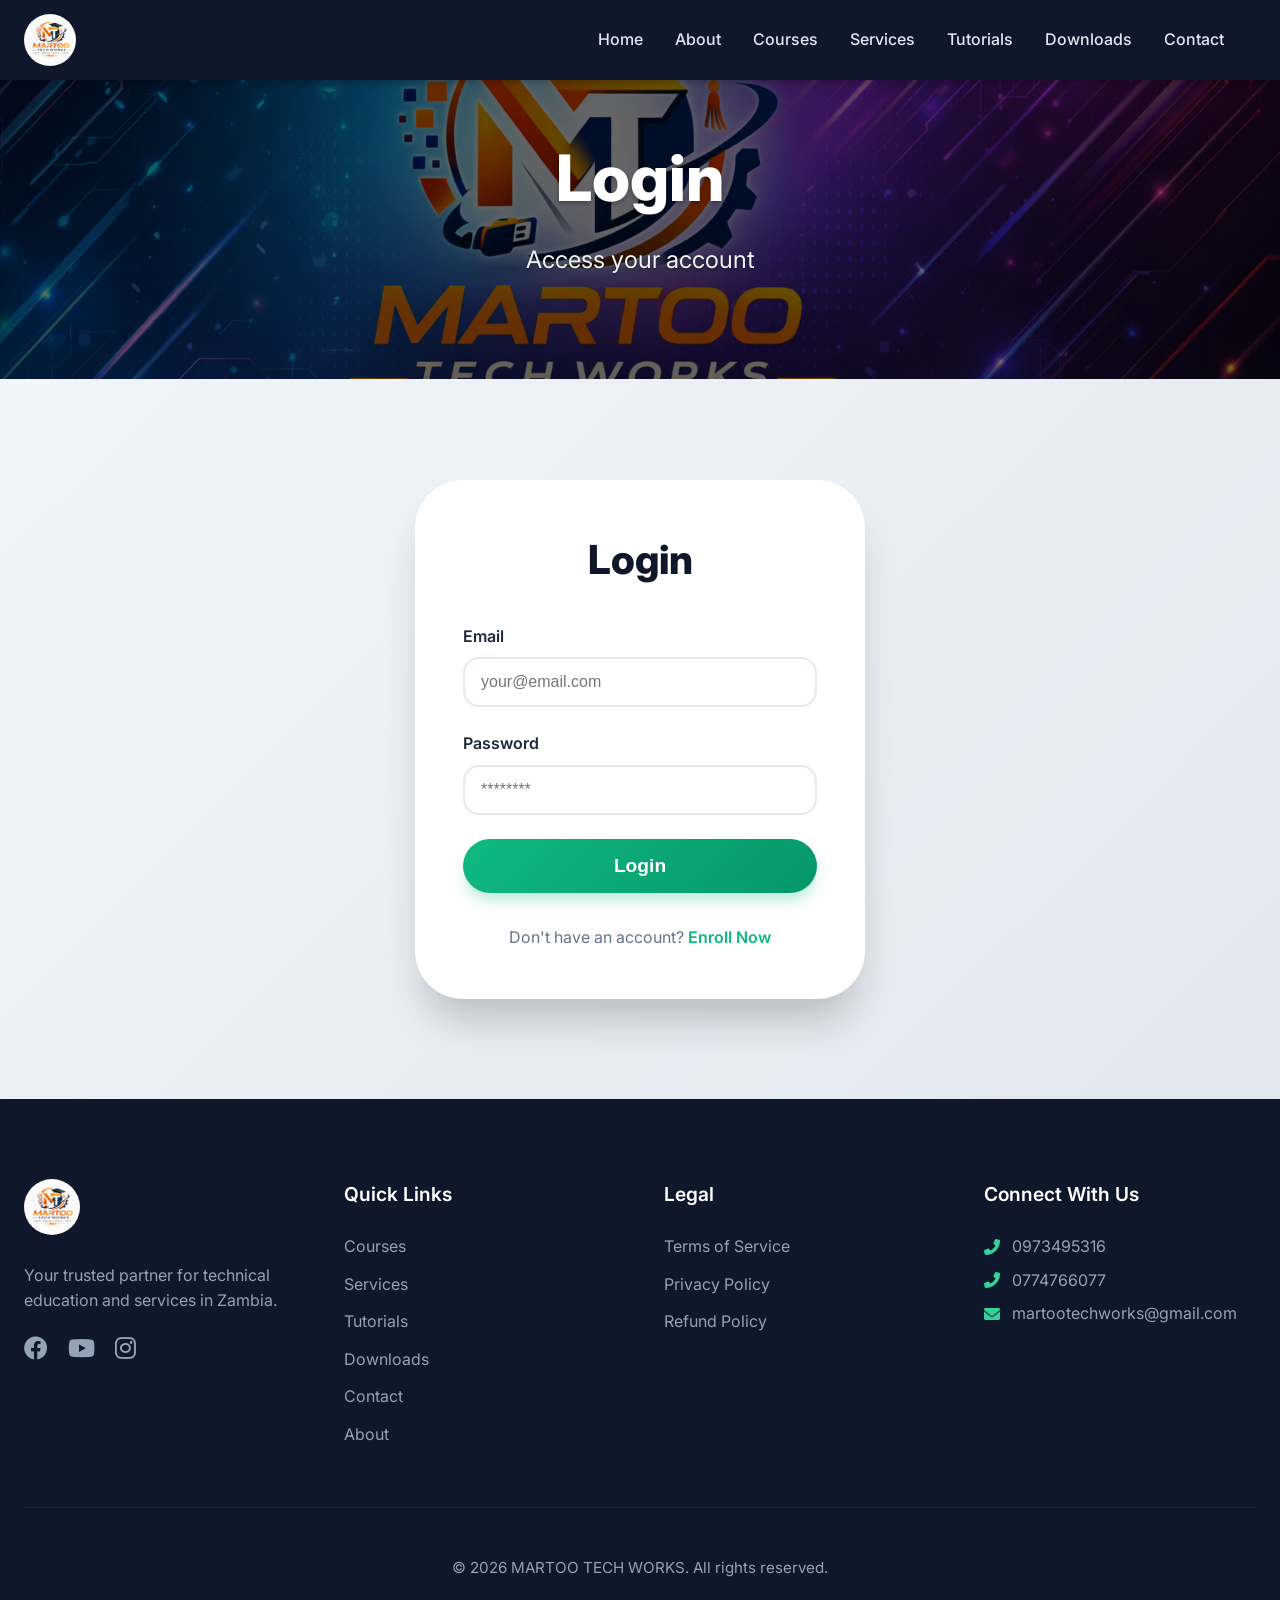
<file: login.html>
<!DOCTYPE html>
<html lang="en">
<head>
    <meta charset="UTF-8">
    <meta name="viewport" content="width=device-width, initial-scale=1.0">
    <title>Login - MARTOO TECH WORKS</title>
    <link rel="stylesheet" href="style.css">
</head>
<body>
    <!-- Navigation with Hamburger -->
    <nav class="navbar">
        <div class="container nav-container">
            <a href="index.html" class="logo">
                <img src="images/logo.png" alt="MARTOO TECH WORKS" class="logo-img">
            </a>
            <div class="hamburger" id="hamburger">
                <span class="bar"></span>
                <span class="bar"></span>
                <span class="bar"></span>
            </div>
            <ul class="nav-links" id="nav-links">
                <li><a href="index.html">Home</a></li>
                <li><a href="about.html">About</a></li>
                <li><a href="courses.html">Courses</a></li>
                <li><a href="services.html">Services</a></li>
                <li><a href="tutorials.html">Tutorials</a></li>
                <li><a href="downloads.html">Downloads</a></li>
                <li><a href="contact.html">Contact</a></li>
                <li id="auth-nav-item"></li>
            </ul>
        </div>
    </nav>

    <!-- Page Header -->
    <section class="hero" style="padding: 60px 0;">
        <div class="container hero-content">
            <h1>Login</h1>
            <p class="hero-subtitle">Access your account</p>
        </div>
    </section>

    <!-- Login Form -->
    <div class="auth-container">
        <div class="auth-box">
            <h2>Login</h2>
            <form id="loginForm">
                <div class="form-group">
                    <label for="email">Email</label>
                    <input type="email" id="email" name="email" required placeholder="your@email.com">
                </div>
                <div class="form-group">
                    <label for="password">Password</label>
                    <input type="password" id="password" name="password" required placeholder="********">
                </div>
                <button type="submit" class="btn-auth">Login</button>
            </form>
            <div id="loginMessage" style="margin-top:1rem; text-align:center;"></div>
            <div class="auth-footer">
                Don't have an account? <a href="register.html">Enroll Now</a>
            </div>
        </div>
    </div>

    <!-- Footer -->
    <footer class="footer">
        <div class="container">
            <div class="footer-grid">
                <div class="footer-col">
                    <img src="images/logo.png" alt="MARTOO TECH WORKS" class="footer-logo">
                    <p>Your trusted partner for technical education and services in Zambia.</p>
                    <div class="social-icons">
                        <a href="https://www.facebook.com/profile.php?id=61568599103956" target="_blank"><i class="fab fa-facebook"></i></a>
                        <a href="https://youtube.com/@martootechworks?si=VM7kC3lffHBg2sP7" target="_blank"><i class="fab fa-youtube"></i></a>
                        <a href="https://www.instagram.com/martootechmartin?igsh=MTZuejdmdDc4bnk1ag==" target="_blank"><i class="fab fa-instagram"></i></a>
                    </div>
                </div>
                <div class="footer-col">
                    <h4>Quick Links</h4>
                    <ul>
                        <li><a href="courses.html">Courses</a></li>
                        <li><a href="services.html">Services</a></li>
                        <li><a href="tutorials.html">Tutorials</a></li>
                        <li><a href="downloads.html">Downloads</a></li>
                        <li><a href="contact.html">Contact</a></li>
                        <li><a href="about.html">About</a></li>
                    </ul>
                </div>
                <div class="footer-col">
                    <h4>Legal</h4>
                    <ul>
                        <li><a href="terms.html">Terms of Service</a></li>
                        <li><a href="privacy.html">Privacy Policy</a></li>
                        <li><a href="refund.html">Refund Policy</a></li>
                    </ul>
                </div>
                <div class="footer-col">
                    <h4>Connect With Us</h4>
                    <p class="contact-info"><i class="fas fa-phone-alt"></i> 0973495316</p>
                    <p class="contact-info"><i class="fas fa-phone-alt"></i> 0774766077</p>
                    <p class="contact-info"><i class="fas fa-envelope"></i> martootechworks@gmail.com</p>
                </div>
            </div>
            <div class="footer-bottom">
                <p>© 2026 MARTOO TECH WORKS. All rights reserved.</p>
            </div>
        </div>
    </footer>

    <!-- JavaScript for Hamburger Menu -->
    <script>
        const hamburger = document.getElementById('hamburger');
        const navLinks = document.getElementById('nav-links');

        hamburger.addEventListener('click', () => {
            hamburger.classList.toggle('active');
            navLinks.classList.toggle('active');
        });

        document.querySelectorAll('.nav-links a').forEach(link => {
            link.addEventListener('click', () => {
                hamburger.classList.remove('active');
                navLinks.classList.remove('active');
            });
        });
    </script>

    <!-- JavaScript for Login -->
    <script>
        document.getElementById('loginForm').addEventListener('submit', async (e) => {
            e.preventDefault();

            const email = document.getElementById('email').value;
            const password = document.getElementById('password').value;
            const messageDiv = document.getElementById('loginMessage');
            messageDiv.innerHTML = '<p style="color:blue;">Logging in...</p>';

            try {
                const response = await fetch('http://localhost:5000/api/users/login', {
                    method: 'POST',
                    headers: { 'Content-Type': 'application/json' },
                    body: JSON.stringify({ email, password })
                });
                const data = await response.json();

                if (data.success) {
                    // Save token and user data to localStorage
                    localStorage.setItem('token', data.token);
                    localStorage.setItem('user', JSON.stringify(data.user));
                    messageDiv.innerHTML = '<p style="color:green;">Login successful! Redirecting...</p>';
                    setTimeout(() => {
                        window.location.href = 'dashboard.html';
                    }, 1000);
                } else {
                    messageDiv.innerHTML = `<p style="color:red;">Error: ${data.message}</p>`;
                }
            } catch (error) {
                messageDiv.innerHTML = '<p style="color:red;">Network error. Please try again.</p>';
            }
        });
    </script>
</body>
</html>
</file>
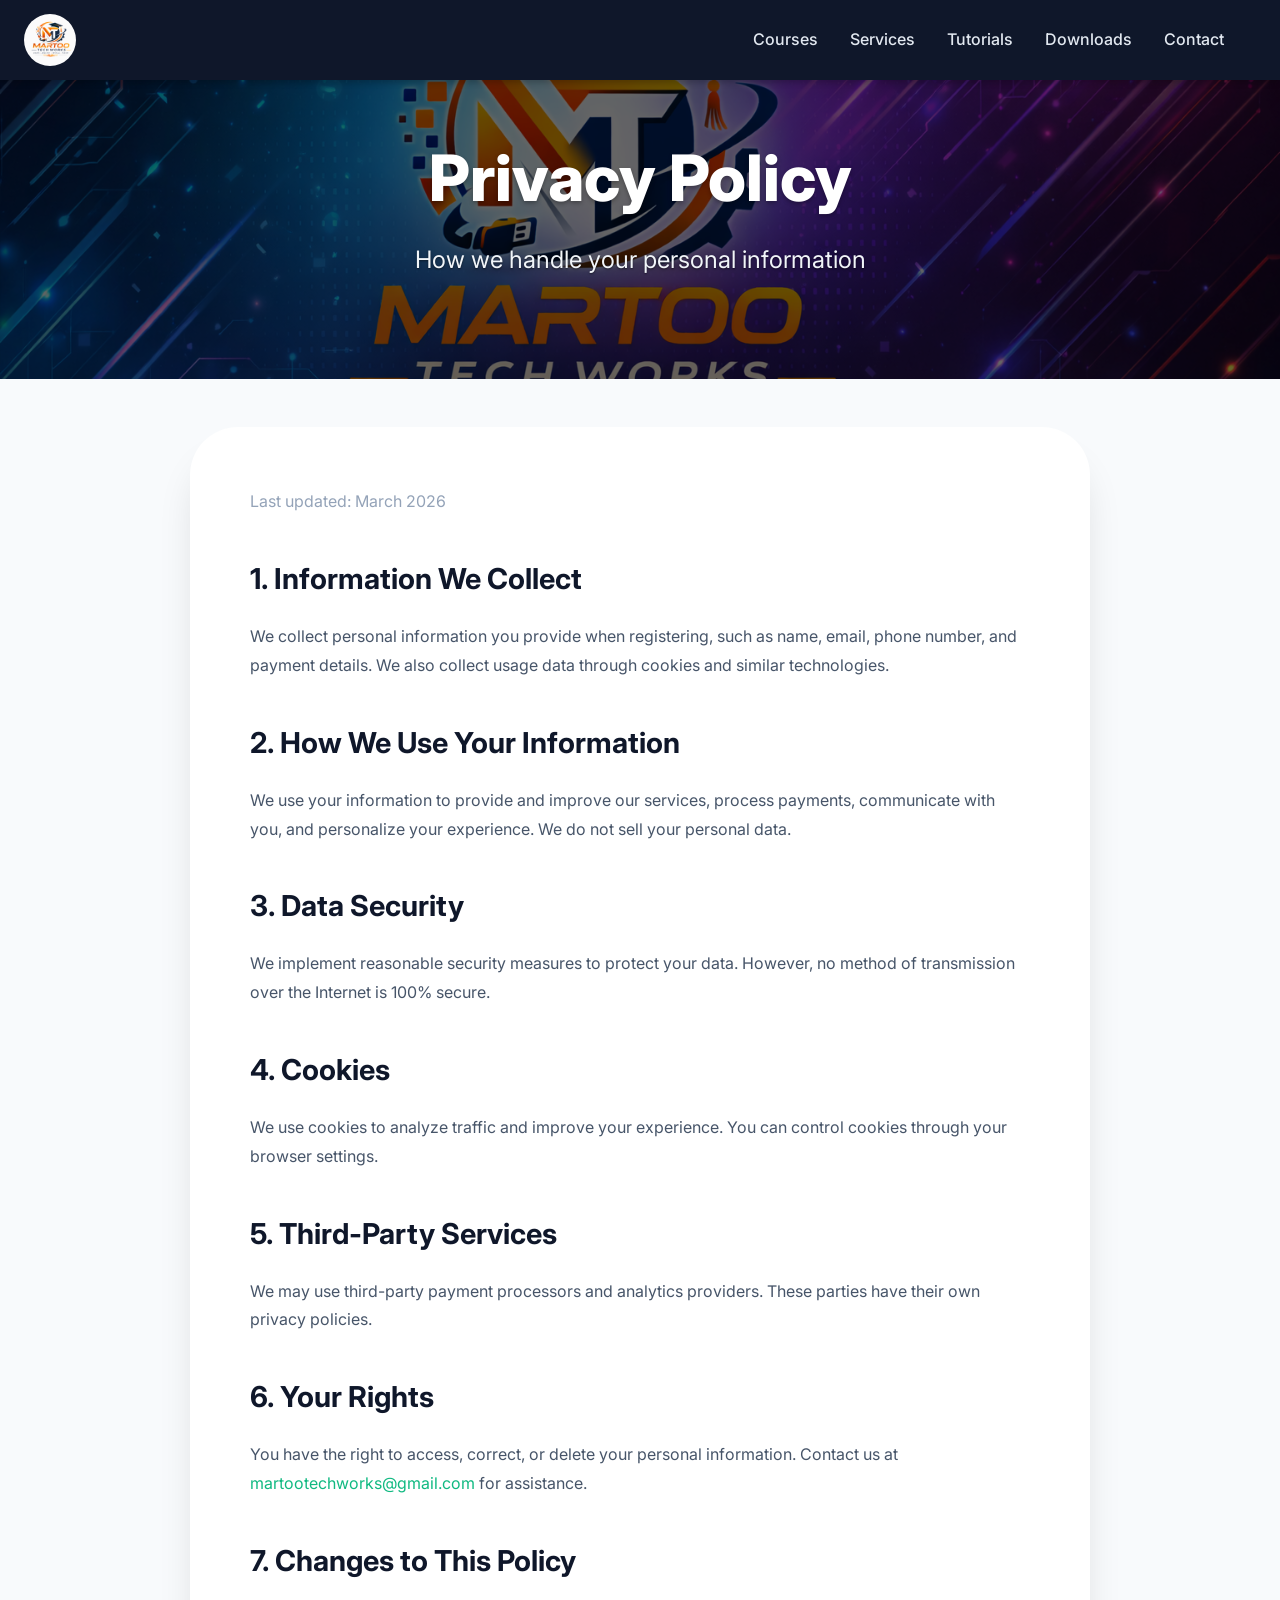
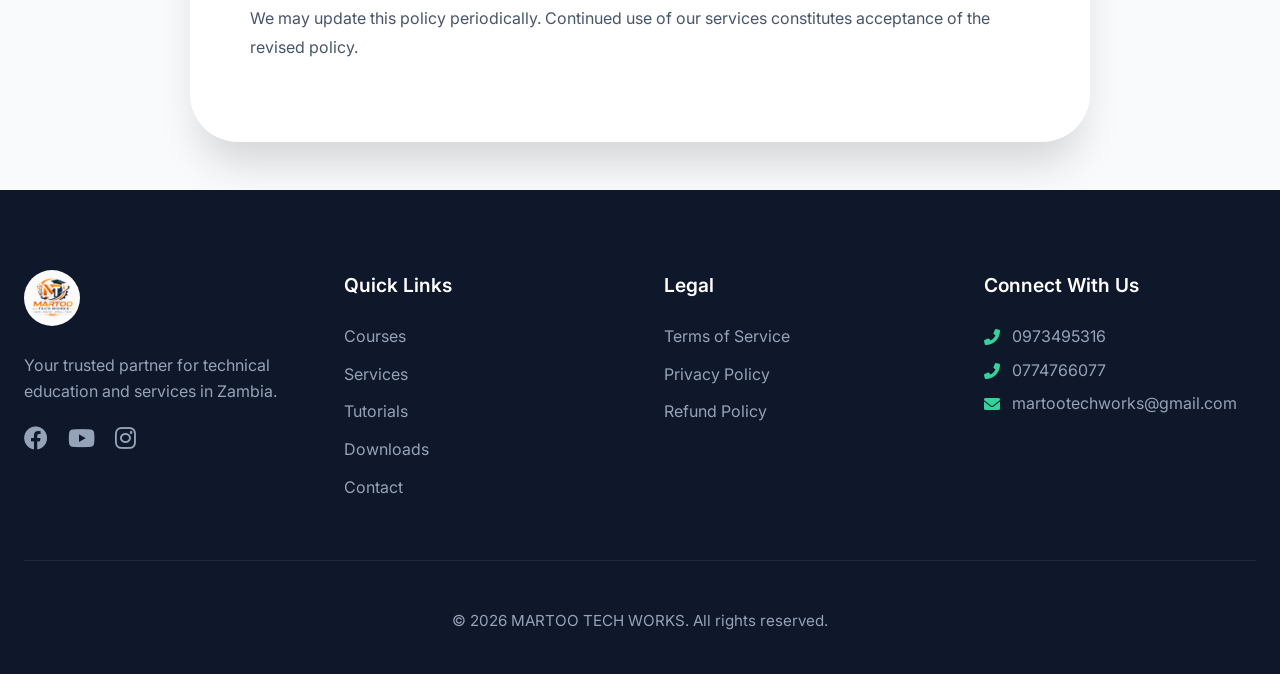
<file: privacy.html>
<!DOCTYPE html>
<html lang="en">
<head>
    <meta charset="UTF-8">
    <meta name="viewport" content="width=device-width, initial-scale=1.0">
    <title>Privacy Policy - MARTOO TECH WORKS</title>
    <link rel="stylesheet" href="style.css">
    <!-- Font Awesome is already in style.css -->
</head>
<body>
    <!-- Navigation with Hamburger -->
    <nav class="navbar">
        <div class="container nav-container">
            <a href="index.html" class="logo">
                <img src="images/logo.png" alt="MARTOO TECH WORKS" class="logo-img">
            </a>
            <!-- Hamburger icon -->
            <div class="hamburger" id="hamburger">
                <span class="bar"></span>
                <span class="bar"></span>
                <span class="bar"></span>
            </div>
            <!-- Navigation links -->
            <ul class="nav-links" id="nav-links">
                <li><a href="courses.html">Courses</a></li>
                <li><a href="services.html">Services</a></li>
                <li><a href="tutorials.html">Tutorials</a></li>
                <li><a href="downloads.html">Downloads</a></li>
                <li><a href="contact.html">Contact</a></li>
               <li id="auth-nav-item"></li>
            </ul>
        </div>
    </nav>

    <!-- Page Header -->
    <section class="hero" style="padding: 60px 0;">
        <div class="container hero-content">
            <h1>Privacy Policy</h1>
            <p class="hero-subtitle">How we handle your personal information</p>
        </div>
    </section>

    <!-- Legal Content -->
    <div class="legal-content">
        <p class="text-sm" style="color:#94a3b8;">Last updated: March 2026</p>

        <h2>1. Information We Collect</h2>
        <p>We collect personal information you provide when registering, such as name, email, phone number, and payment details. We also collect usage data through cookies and similar technologies.</p>

        <h2>2. How We Use Your Information</h2>
        <p>We use your information to provide and improve our services, process payments, communicate with you, and personalize your experience. We do not sell your personal data.</p>

        <h2>3. Data Security</h2>
        <p>We implement reasonable security measures to protect your data. However, no method of transmission over the Internet is 100% secure.</p>

        <h2>4. Cookies</h2>
        <p>We use cookies to analyze traffic and improve your experience. You can control cookies through your browser settings.</p>

        <h2>5. Third-Party Services</h2>
        <p>We may use third-party payment processors and analytics providers. These parties have their own privacy policies.</p>

        <h2>6. Your Rights</h2>
        <p>You have the right to access, correct, or delete your personal information. Contact us at <a href="mailto:martootechworks@gmail.com">martootechworks@gmail.com</a> for assistance.</p>

        <h2>7. Changes to This Policy</h2>
        <p>We may update this policy periodically. Continued use of our services constitutes acceptance of the revised policy.</p>
    </div>

    <!-- Footer -->
    <footer class="footer">
        <div class="container">
            <div class="footer-grid">
                <div class="footer-col">
                    <img src="images/logo.png" alt="MARTOO TECH WORKS" class="footer-logo">
                    <p>Your trusted partner for technical education and services in Zambia.</p>
                    <div class="social-icons">
                        <a href="https://www.facebook.com/profile.php?id=61568599103956" target="_blank"><i class="fab fa-facebook"></i></a>
                        <a href="https://youtube.com/@martootechworks?si=VM7kC3lffHBg2sP7" target="_blank"><i class="fab fa-youtube"></i></a>
                        <a href="https://www.instagram.com/martootechmartin?igsh=MTZuejdmdDc4bnk1ag==" target="_blank"><i class="fab fa-instagram"></i></a>
                    </div>
                </div>
                <div class="footer-col">
                    <h4>Quick Links</h4>
                    <ul>
                        <li><a href="courses.html">Courses</a></li>
                        <li><a href="services.html">Services</a></li>
                        <li><a href="tutorials.html">Tutorials</a></li>
                        <li><a href="downloads.html">Downloads</a></li>
                        <li><a href="contact.html">Contact</a></li>
                    </ul>
                </div>
                <div class="footer-col">
                    <h4>Legal</h4>
                    <ul>
                        <li><a href="terms.html">Terms of Service</a></li>
                        <li><a href="privacy.html">Privacy Policy</a></li>
                        <li><a href="refund.html">Refund Policy</a></li>
                    </ul>
                </div>
                <div class="footer-col">
                    <h4>Connect With Us</h4>
                    <p class="contact-info"><i class="fas fa-phone-alt"></i> 0973495316</p>
                    <p class="contact-info"><i class="fas fa-phone-alt"></i> 0774766077</p>
                    <p class="contact-info"><i class="fas fa-envelope"></i> martootechworks@gmail.com</p>
                </div>
            </div>
            <div class="footer-bottom">
                <p>© 2026 MARTOO TECH WORKS. All rights reserved.</p>
            </div>
        </div>
    </footer>

    <!-- JavaScript for Hamburger Menu -->
    <script>
        const hamburger = document.getElementById('hamburger');
        const navLinks = document.getElementById('nav-links');

        hamburger.addEventListener('click', () => {
            hamburger.classList.toggle('active');
            navLinks.classList.toggle('active');
        });

        document.querySelectorAll('.nav-links a').forEach(link => {
            link.addEventListener('click', () => {
                hamburger.classList.remove('active');
                navLinks.classList.remove('active');
            });
        });
    </script>
</body>
</html>
</file>
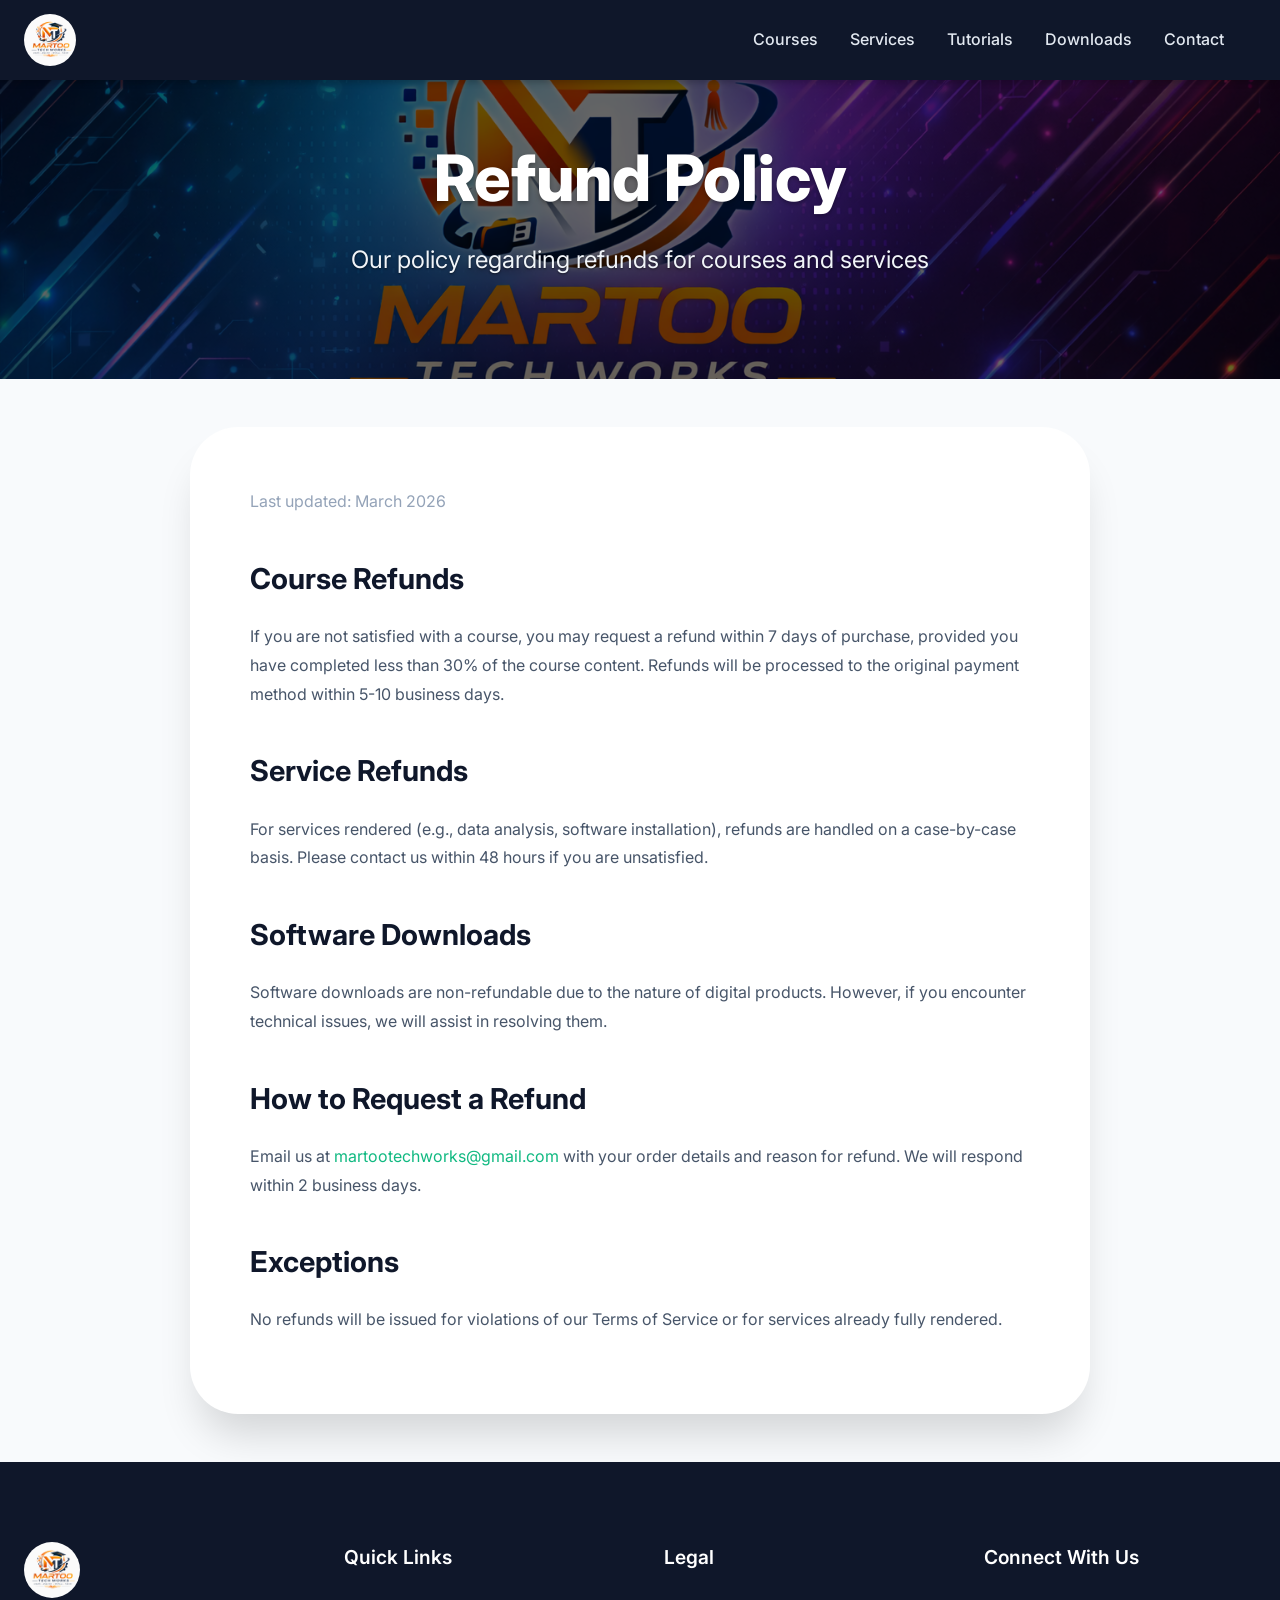
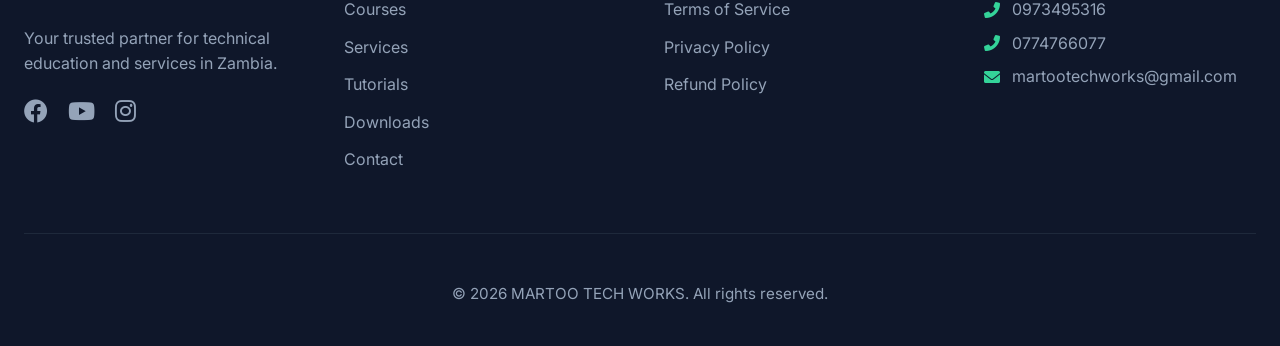
<file: refund.html>
<!DOCTYPE html>
<html lang="en">
<head>
    <meta charset="UTF-8">
    <meta name="viewport" content="width=device-width, initial-scale=1.0">
    <title>Refund Policy - MARTOO TECH WORKS</title>
    <link rel="stylesheet" href="style.css">
    <!-- Font Awesome is already in style.css -->
</head>
<body>
    <!-- Navigation with Hamburger -->
    <nav class="navbar">
        <div class="container nav-container">
            <a href="index.html" class="logo">
                <img src="images/logo.png" alt="MARTOO TECH WORKS" class="logo-img">
            </a>
            <!-- Hamburger icon -->
            <div class="hamburger" id="hamburger">
                <span class="bar"></span>
                <span class="bar"></span>
                <span class="bar"></span>
            </div>
            <!-- Navigation links -->
            <ul class="nav-links" id="nav-links">
                <li><a href="courses.html">Courses</a></li>
                <li><a href="services.html">Services</a></li>
                <li><a href="tutorials.html">Tutorials</a></li>
                <li><a href="downloads.html">Downloads</a></li>
                <li><a href="contact.html">Contact</a></li>
                <li id="auth-nav-item"></li>
            </ul>
        </div>
    </nav>

    <!-- Page Header -->
    <section class="hero" style="padding: 60px 0;">
        <div class="container hero-content">
            <h1>Refund Policy</h1>
            <p class="hero-subtitle">Our policy regarding refunds for courses and services</p>
        </div>
    </section>

    <!-- Legal Content -->
    <div class="legal-content">
        <p class="text-sm" style="color:#94a3b8;">Last updated: March 2026</p>

        <h2>Course Refunds</h2>
        <p>If you are not satisfied with a course, you may request a refund within 7 days of purchase, provided you have completed less than 30% of the course content. Refunds will be processed to the original payment method within 5-10 business days.</p>

        <h2>Service Refunds</h2>
        <p>For services rendered (e.g., data analysis, software installation), refunds are handled on a case-by-case basis. Please contact us within 48 hours if you are unsatisfied.</p>

        <h2>Software Downloads</h2>
        <p>Software downloads are non-refundable due to the nature of digital products. However, if you encounter technical issues, we will assist in resolving them.</p>

        <h2>How to Request a Refund</h2>
        <p>Email us at <a href="mailto:martootechworks@gmail.com">martootechworks@gmail.com</a> with your order details and reason for refund. We will respond within 2 business days.</p>

        <h2>Exceptions</h2>
        <p>No refunds will be issued for violations of our Terms of Service or for services already fully rendered.</p>
    </div>

    <!-- Footer -->
    <footer class="footer">
        <div class="container">
            <div class="footer-grid">
                <div class="footer-col">
                    <img src="images/logo.png" alt="MARTOO TECH WORKS" class="footer-logo">
                    <p>Your trusted partner for technical education and services in Zambia.</p>
                    <div class="social-icons">
                        <a href="https://www.facebook.com/profile.php?id=61568599103956" target="_blank"><i class="fab fa-facebook"></i></a>
                        <a href="https://youtube.com/@martootechworks?si=VM7kC3lffHBg2sP7" target="_blank"><i class="fab fa-youtube"></i></a>
                        <a href="https://www.instagram.com/martootechmartin?igsh=MTZuejdmdDc4bnk1ag==" target="_blank"><i class="fab fa-instagram"></i></a>
                    </div>
                </div>
                <div class="footer-col">
                    <h4>Quick Links</h4>
                    <ul>
                        <li><a href="courses.html">Courses</a></li>
                        <li><a href="services.html">Services</a></li>
                        <li><a href="tutorials.html">Tutorials</a></li>
                        <li><a href="downloads.html">Downloads</a></li>
                        <li><a href="contact.html">Contact</a></li>
                    </ul>
                </div>
                <div class="footer-col">
                    <h4>Legal</h4>
                    <ul>
                        <li><a href="terms.html">Terms of Service</a></li>
                        <li><a href="privacy.html">Privacy Policy</a></li>
                        <li><a href="refund.html">Refund Policy</a></li>
                    </ul>
                </div>
                <div class="footer-col">
                    <h4>Connect With Us</h4>
                    <p class="contact-info"><i class="fas fa-phone-alt"></i> 0973495316</p>
                    <p class="contact-info"><i class="fas fa-phone-alt"></i> 0774766077</p>
                    <p class="contact-info"><i class="fas fa-envelope"></i> martootechworks@gmail.com</p>
                </div>
            </div>
            <div class="footer-bottom">
                <p>© 2026 MARTOO TECH WORKS. All rights reserved.</p>
            </div>
        </div>
    </footer>

    <!-- JavaScript for Hamburger Menu -->
    <script>
        const hamburger = document.getElementById('hamburger');
        const navLinks = document.getElementById('nav-links');

        hamburger.addEventListener('click', () => {
            hamburger.classList.toggle('active');
            navLinks.classList.toggle('active');
        });

        document.querySelectorAll('.nav-links a').forEach(link => {
            link.addEventListener('click', () => {
                hamburger.classList.remove('active');
                navLinks.classList.remove('active');
            });
        });
    </script>
</body>
</html>
</file>
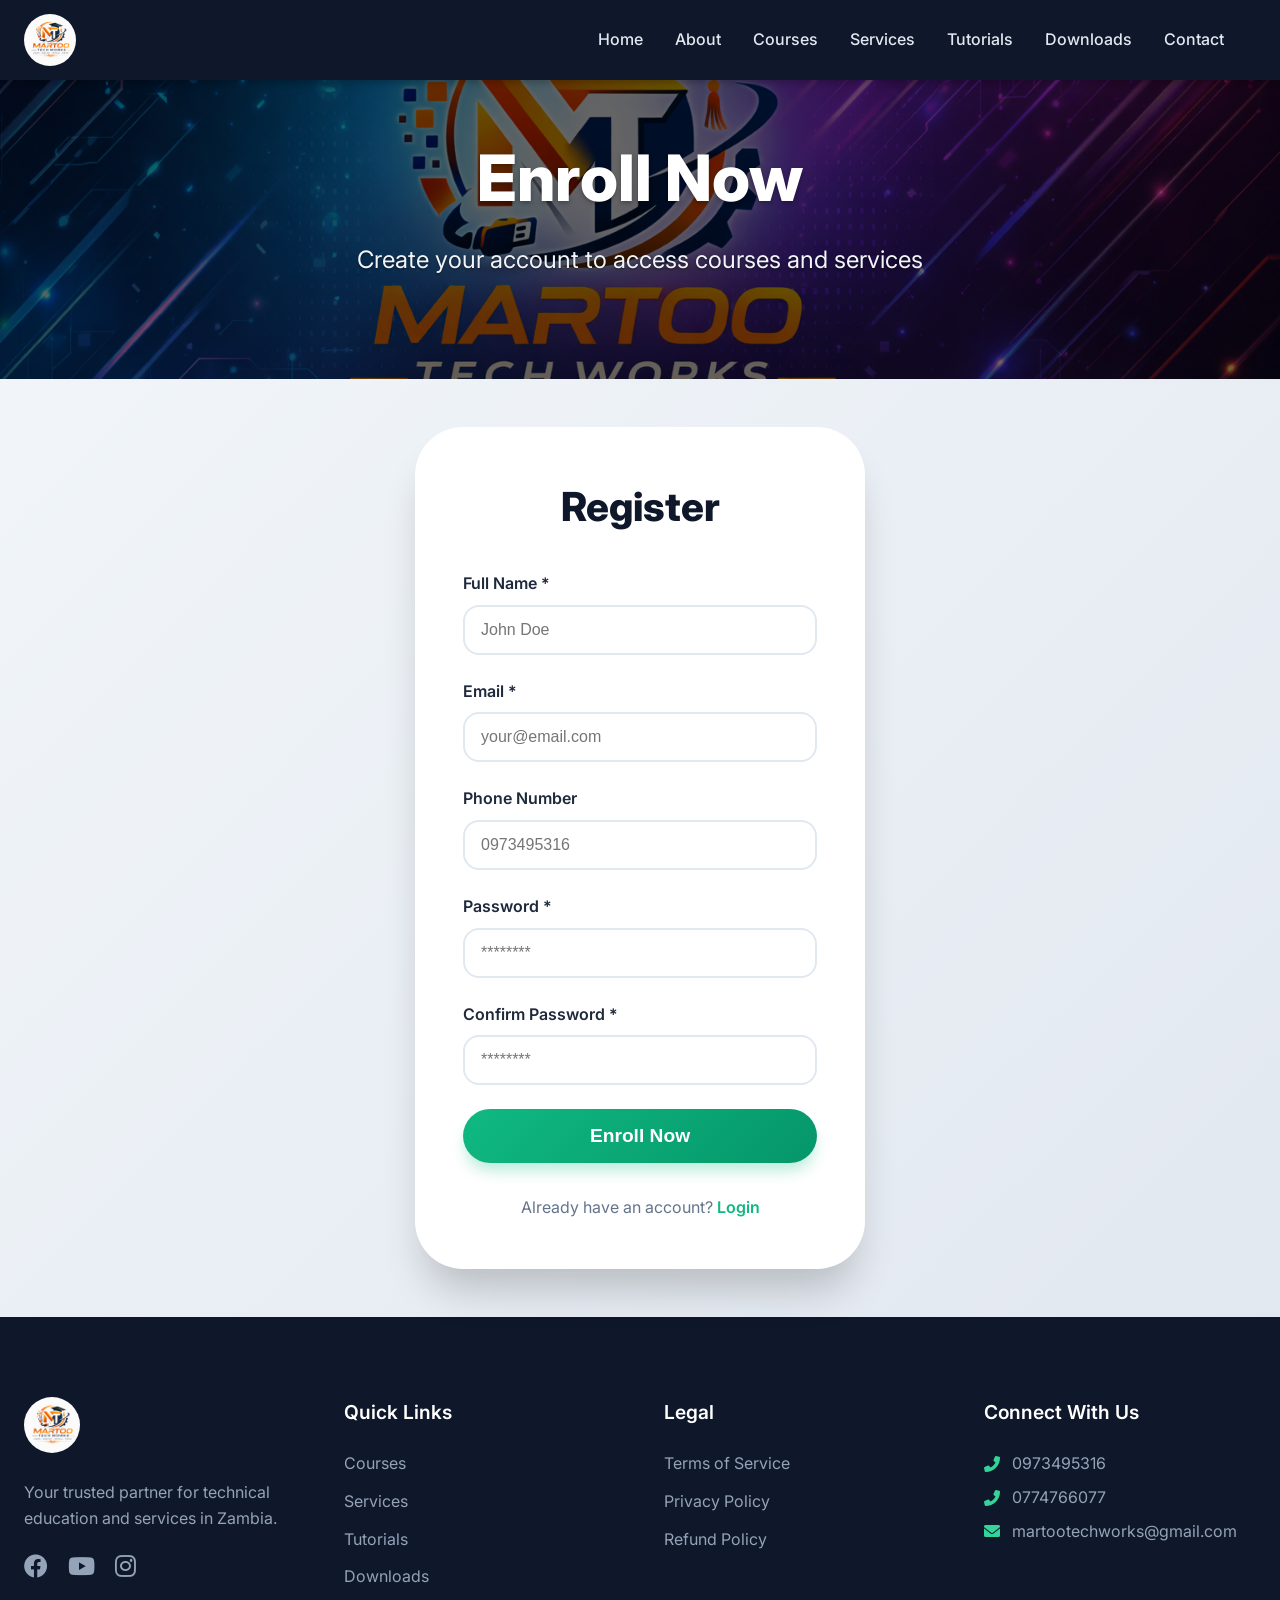
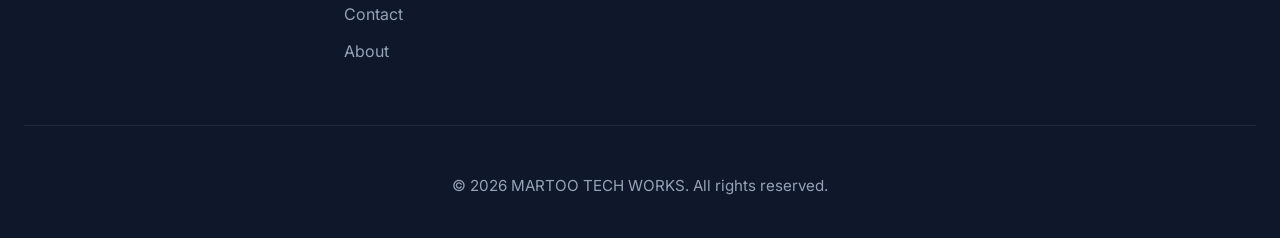
<file: register.html>
<!DOCTYPE html>
<html lang="en">
<head>
    <meta charset="UTF-8">
    <meta name="viewport" content="width=device-width, initial-scale=1.0">
    <title>Register - MARTOO TECH WORKS</title>
    <link rel="stylesheet" href="style.css">
</head>
<body>
    <!-- Navigation with Hamburger -->
    <nav class="navbar">
        <div class="container nav-container">
            <a href="index.html" class="logo">
                <img src="images/logo.png" alt="MARTOO TECH WORKS" class="logo-img">
            </a>
            <div class="hamburger" id="hamburger">
                <span class="bar"></span>
                <span class="bar"></span>
                <span class="bar"></span>
            </div>
            <ul class="nav-links" id="nav-links">
                <li><a href="index.html">Home</a></li>
                <li><a href="about.html">About</a></li>
                <li><a href="courses.html">Courses</a></li>
                <li><a href="services.html">Services</a></li>
                <li><a href="tutorials.html">Tutorials</a></li>
                <li><a href="downloads.html">Downloads</a></li>
                <li><a href="contact.html">Contact</a></li>
                <li id="auth-nav-item"></li>
            </ul>
        </div>
    </nav>

    <!-- Page Header -->
    <section class="hero" style="padding: 60px 0;">
        <div class="container hero-content">
            <h1>Enroll Now</h1>
            <p class="hero-subtitle">Create your account to access courses and services</p>
        </div>
    </section>

    <!-- Register Form -->
    <div class="auth-container">
        <div class="auth-box">
            <h2>Register</h2>
            <form id="registerForm">
                <div class="form-group">
                    <label for="name">Full Name *</label>
                    <input type="text" id="name" name="name" required placeholder="John Doe">
                </div>
                <div class="form-group">
                    <label for="email">Email *</label>
                    <input type="email" id="email" name="email" required placeholder="your@email.com">
                </div>
                <div class="form-group">
                    <label for="phone">Phone Number</label>
                    <input type="tel" id="phone" name="phone" placeholder="0973495316">
                </div>
                <div class="form-group">
                    <label for="password">Password *</label>
                    <input type="password" id="password" name="password" required placeholder="********">
                </div>
                <div class="form-group">
                    <label for="confirm-password">Confirm Password *</label>
                    <input type="password" id="confirm-password" name="confirm-password" required placeholder="********">
                </div>
                <button type="submit" class="btn-auth">Enroll Now</button>
            </form>
            <div id="registerMessage" style="margin-top:1rem; text-align:center;"></div>
            <div class="auth-footer">
                Already have an account? <a href="login.html">Login</a>
            </div>
        </div>
    </div>

    <!-- Footer -->
    <footer class="footer">
        <div class="container">
            <div class="footer-grid">
                <div class="footer-col">
                    <img src="images/logo.png" alt="MARTOO TECH WORKS" class="footer-logo">
                    <p>Your trusted partner for technical education and services in Zambia.</p>
                    <div class="social-icons">
                        <a href="https://www.facebook.com/profile.php?id=61568599103956" target="_blank"><i class="fab fa-facebook"></i></a>
                        <a href="https://youtube.com/@martootechworks?si=VM7kC3lffHBg2sP7" target="_blank"><i class="fab fa-youtube"></i></a>
                        <a href="https://www.instagram.com/martootechmartin?igsh=MTZuejdmdDc4bnk1ag==" target="_blank"><i class="fab fa-instagram"></i></a>
                    </div>
                </div>
                <div class="footer-col">
                    <h4>Quick Links</h4>
                    <ul>
                        <li><a href="courses.html">Courses</a></li>
                        <li><a href="services.html">Services</a></li>
                        <li><a href="tutorials.html">Tutorials</a></li>
                        <li><a href="downloads.html">Downloads</a></li>
                        <li><a href="contact.html">Contact</a></li>
                        <li><a href="about.html">About</a></li>
                    </ul>
                </div>
                <div class="footer-col">
                    <h4>Legal</h4>
                    <ul>
                        <li><a href="terms.html">Terms of Service</a></li>
                        <li><a href="privacy.html">Privacy Policy</a></li>
                        <li><a href="refund.html">Refund Policy</a></li>
                    </ul>
                </div>
                <div class="footer-col">
                    <h4>Connect With Us</h4>
                    <p class="contact-info"><i class="fas fa-phone-alt"></i> 0973495316</p>
                    <p class="contact-info"><i class="fas fa-phone-alt"></i> 0774766077</p>
                    <p class="contact-info"><i class="fas fa-envelope"></i> martootechworks@gmail.com</p>
                </div>
            </div>
            <div class="footer-bottom">
                <p>© 2026 MARTOO TECH WORKS. All rights reserved.</p>
            </div>
        </div>
    </footer>

    <!-- JavaScript for Hamburger Menu -->
    <script>
        const hamburger = document.getElementById('hamburger');
        const navLinks = document.getElementById('nav-links');

        hamburger.addEventListener('click', () => {
            hamburger.classList.toggle('active');
            navLinks.classList.toggle('active');
        });

        document.querySelectorAll('.nav-links a').forEach(link => {
            link.addEventListener('click', () => {
                hamburger.classList.remove('active');
                navLinks.classList.remove('active');
            });
        });
    </script>

    <!-- JavaScript for Registration -->
    <script>
        document.getElementById('registerForm').addEventListener('submit', async (e) => {
            e.preventDefault();

            const name = document.getElementById('name').value;
            const email = document.getElementById('email').value;
            const phone = document.getElementById('phone').value;
            const password = document.getElementById('password').value;
            const confirm = document.getElementById('confirm-password').value;

            if (password !== confirm) {
                alert('Passwords do not match');
                return;
            }

            const messageDiv = document.getElementById('registerMessage');
            messageDiv.innerHTML = '<p style="color:blue;">Registering...</p>';

            try {
                const response = await fetch('http://localhost:5000/api/users/register', {
                    method: 'POST',
                    headers: { 'Content-Type': 'application/json' },
                    body: JSON.stringify({ name, email, phone, password })
                });
                const data = await response.json();

                if (data.success) {
                    messageDiv.innerHTML = '<p style="color:green;">Registration successful! Redirecting to login...</p>';
                    setTimeout(() => {
                        window.location.href = 'login.html';
                    }, 2000);
                } else {
                    messageDiv.innerHTML = `<p style="color:red;">Error: ${data.message}</p>`;
                }
            } catch (error) {
                messageDiv.innerHTML = '<p style="color:red;">Network error. Please try again.</p>';
            }
        });
    </script>
</body>
</html>
</file>
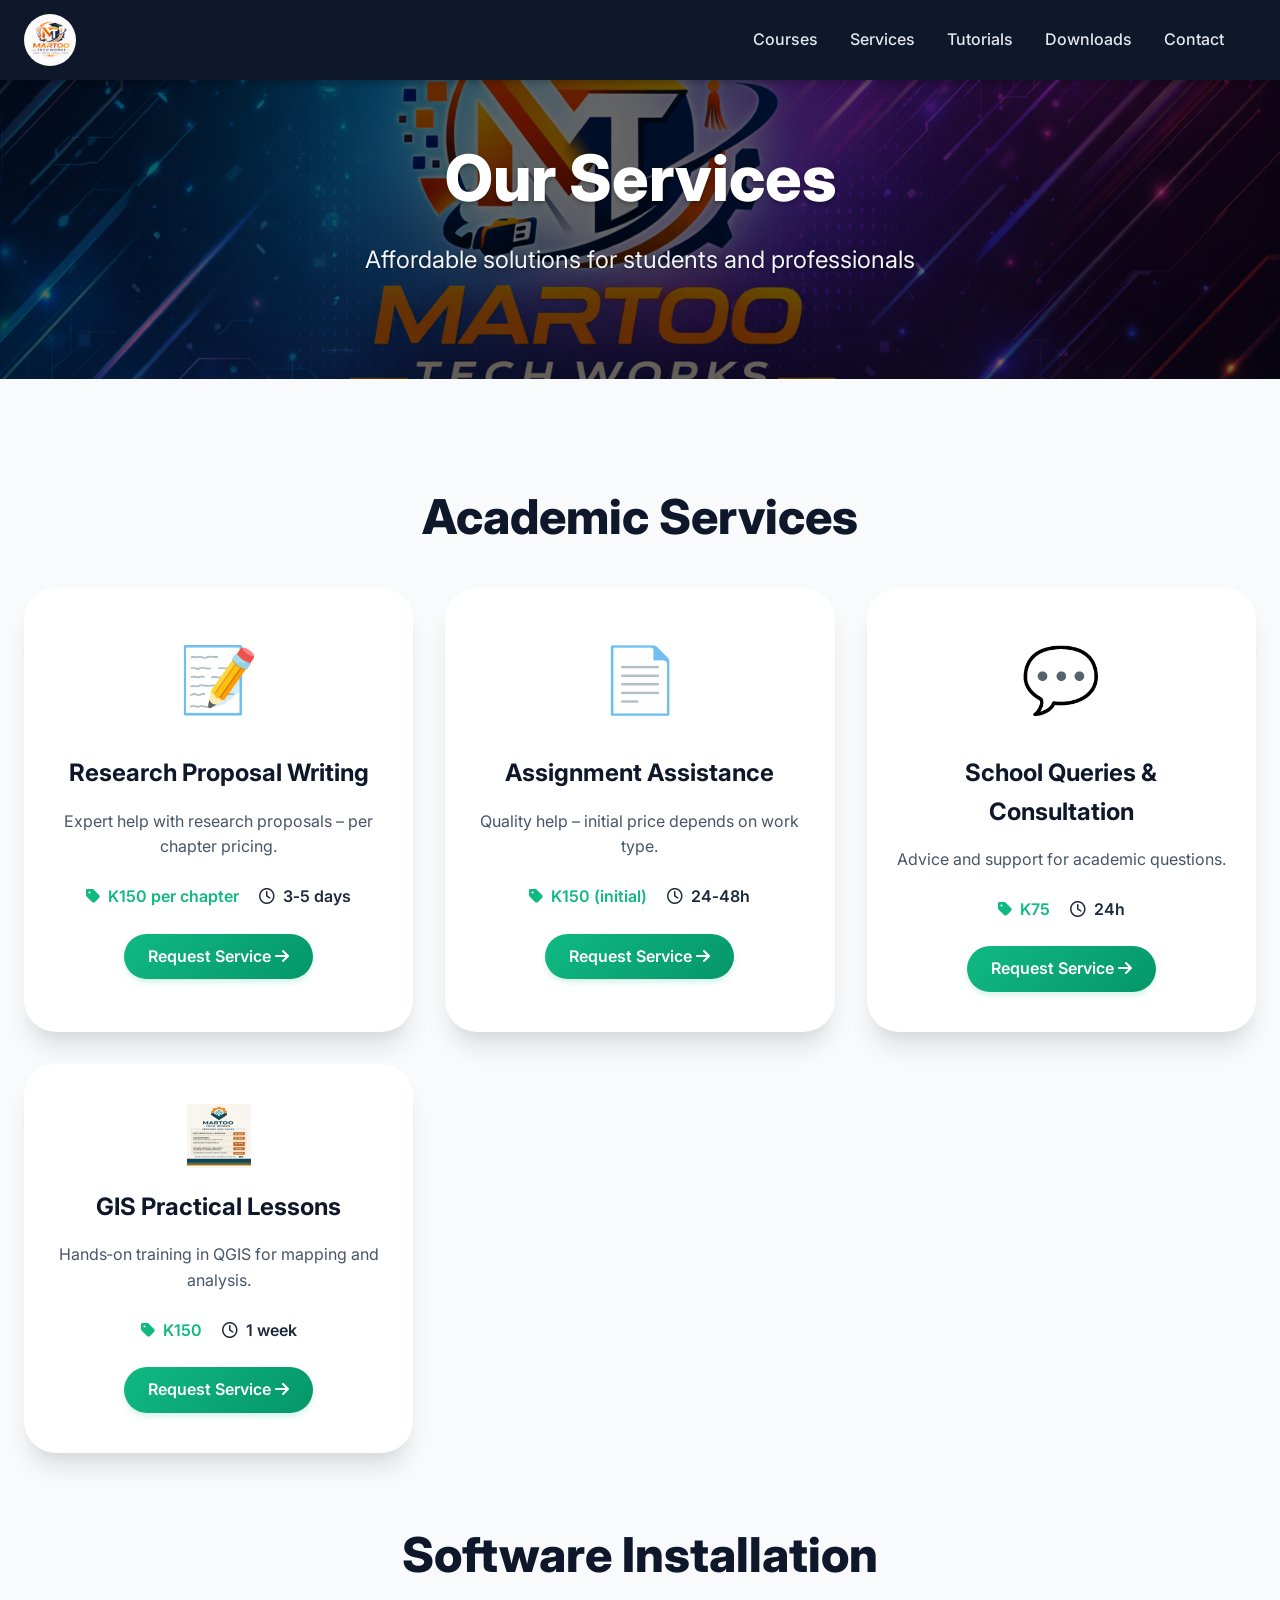
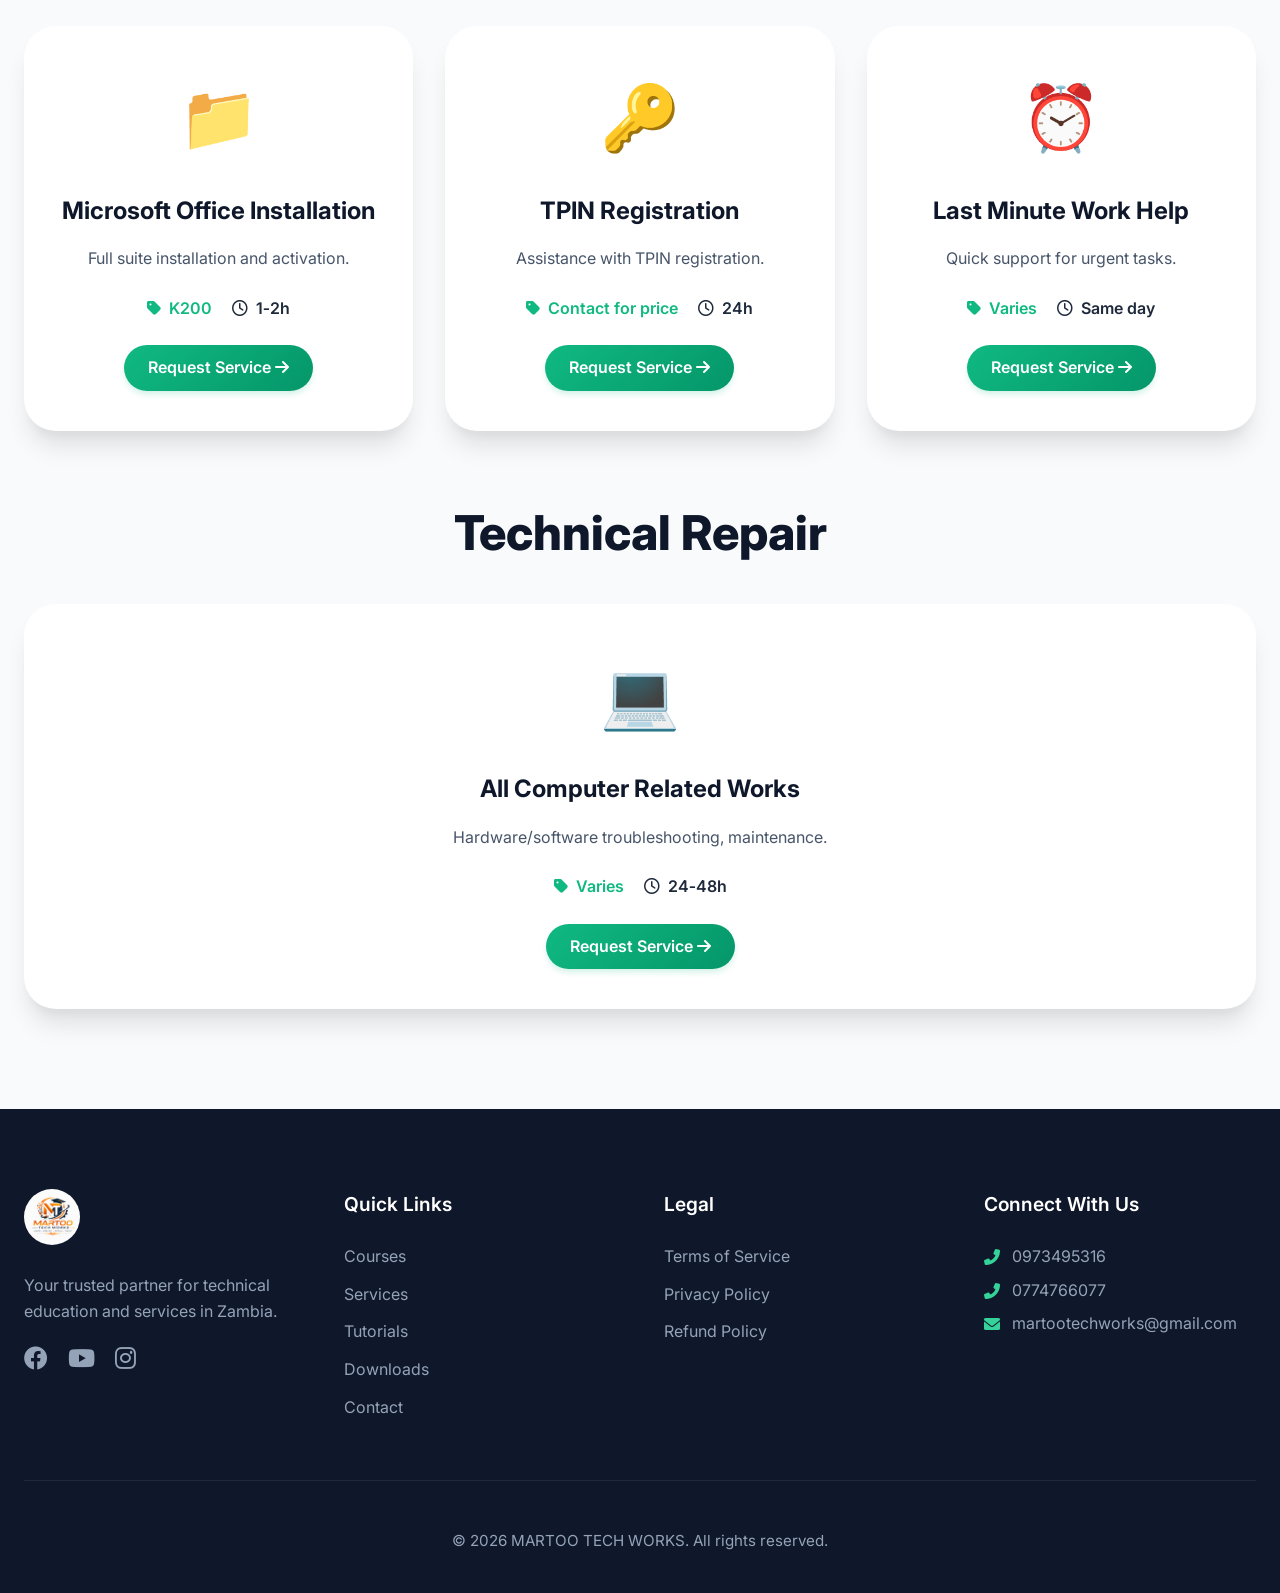
<file: services.html>
<!DOCTYPE html>
<html lang="en">
<head>
    <meta charset="UTF-8">
    <meta name="viewport" content="width=device-width, initial-scale=1.0">
    <title>Our Services - MARTOO TECH WORKS</title>
    <link rel="stylesheet" href="style.css">
    <!-- Font Awesome is already in style.css -->
</head>
<body>
    <!-- Navigation with Hamburger -->
    <nav class="navbar">
        <div class="container nav-container">
            <a href="index.html" class="logo">
                <img src="images/logo.png" alt="MARTOO TECH WORKS" class="logo-img">
            </a>
            <!-- Hamburger icon -->
            <div class="hamburger" id="hamburger">
                <span class="bar"></span>
                <span class="bar"></span>
                <span class="bar"></span>
            </div>
            <!-- Navigation links -->
            <ul class="nav-links" id="nav-links">
                <li><a href="courses.html">Courses</a></li>
                <li><a href="services.html">Services</a></li>
                <li><a href="tutorials.html">Tutorials</a></li>
                <li><a href="downloads.html">Downloads</a></li>
                <li><a href="contact.html">Contact</a></li>
                <li id="auth-nav-item"></li>
            </ul>
        </div>
    </nav>

    <!-- Page Header -->
    <section class="hero" style="padding: 60px 0;">
        <div class="container hero-content">
            <h1>Our Services</h1>
            <p class="hero-subtitle">Affordable solutions for students and professionals</p>
        </div>
    </section>

    <!-- Services Content -->
    <section class="section">
        <div class="container">
            <!-- Academic Services -->
            <h2 class="section-title" style="margin-bottom: 2rem;">Academic Services</h2>
            <div class="grid-3">
                <!-- Research Proposal -->
                <div class="card">
                    <div class="card-icon">📝</div>
                    <h3>Research Proposal Writing</h3>
                    <p>Expert help with research proposals – per chapter pricing.</p>
                    <div class="card-meta">
                        <span class="price"><i class="fas fa-tag"></i> K150 per chapter</span>
                        <span><i class="far fa-clock"></i> 3‑5 days</span>
                    </div>
                    <a href="#" class="btn-card">Request Service <i class="fas fa-arrow-right"></i></a>
                </div>

                <!-- Assignment Assistance -->
                <div class="card">
                    <div class="card-icon">📄</div>
                    <h3>Assignment Assistance</h3>
                    <p>Quality help – initial price depends on work type.</p>
                    <div class="card-meta">
                        <span class="price"><i class="fas fa-tag"></i> K150 (initial)</span>
                        <span><i class="far fa-clock"></i> 24‑48h</span>
                    </div>
                    <a href="#" class="btn-card">Request Service <i class="fas fa-arrow-right"></i></a>
                </div>

                <!-- School Queries -->
                <div class="card">
                    <div class="card-icon">💬</div>
                    <h3>School Queries & Consultation</h3>
                    <p>Advice and support for academic questions.</p>
                    <div class="card-meta">
                        <span class="price"><i class="fas fa-tag"></i> K75</span>
                        <span><i class="far fa-clock"></i> 24h</span>
                    </div>
                    <a href="#" class="btn-card">Request Service <i class="fas fa-arrow-right"></i></a>
                </div>

                <!-- GIS Practical Lessons with image -->
                <div class="card">
                    <img src="images/service-gis.png" alt="GIS" style="width:64px; height:64px; margin:0 auto 20px; display:block;">
                    <h3>GIS Practical Lessons</h3>
                    <p>Hands‑on training in QGIS for mapping and analysis.</p>
                    <div class="card-meta">
                        <span class="price"><i class="fas fa-tag"></i> K150</span>
                        <span><i class="far fa-clock"></i> 1 week</span>
                    </div>
                    <a href="#" class="btn-card">Request Service <i class="fas fa-arrow-right"></i></a>
                </div>
            </div>

            <!-- Software Installation -->
            <h2 class="section-title" style="margin-top: 4rem; margin-bottom: 2rem;">Software Installation</h2>
            <div class="grid-3">
                <div class="card">
                    <div class="card-icon">📁</div>
                    <h3>Microsoft Office Installation</h3>
                    <p>Full suite installation and activation.</p>
                    <div class="card-meta">
                        <span class="price"><i class="fas fa-tag"></i> K200</span>
                        <span><i class="far fa-clock"></i> 1‑2h</span>
                    </div>
                    <a href="#" class="btn-card">Request Service <i class="fas fa-arrow-right"></i></a>
                </div>
                <div class="card">
                    <div class="card-icon">🔑</div>
                    <h3>TPIN Registration</h3>
                    <p>Assistance with TPIN registration.</p>
                    <div class="card-meta">
                        <span class="price"><i class="fas fa-tag"></i> Contact for price</span>
                        <span><i class="far fa-clock"></i> 24h</span>
                    </div>
                    <a href="#" class="btn-card">Request Service <i class="fas fa-arrow-right"></i></a>
                </div>
                <div class="card">
                    <div class="card-icon">⏰</div>
                    <h3>Last Minute Work Help</h3>
                    <p>Quick support for urgent tasks.</p>
                    <div class="card-meta">
                        <span class="price"><i class="fas fa-tag"></i> Varies</span>
                        <span><i class="far fa-clock"></i> Same day</span>
                    </div>
                    <a href="#" class="btn-card">Request Service <i class="fas fa-arrow-right"></i></a>
                </div>
            </div>

            <!-- Technical Repair -->
            <h2 class="section-title" style="margin-top: 4rem; margin-bottom: 2rem;">Technical Repair</h2>
            <div class="grid-3">
                <div class="card">
                    <div class="card-icon">💻</div>
                    <h3>All Computer Related Works</h3>
                    <p>Hardware/software troubleshooting, maintenance.</p>
                    <div class="card-meta">
                        <span class="price"><i class="fas fa-tag"></i> Varies</span>
                        <span><i class="far fa-clock"></i> 24‑48h</span>
                    </div>
                    <a href="#" class="btn-card">Request Service <i class="fas fa-arrow-right"></i></a>
                </div>
            </div>
        </div>
    </section>

    <!-- Footer -->
    <footer class="footer">
        <div class="container">
            <div class="footer-grid">
                <div class="footer-col">
                    <img src="images/logo.png" alt="MARTOO TECH WORKS" class="footer-logo">
                    <p>Your trusted partner for technical education and services in Zambia.</p>
                    <div class="social-icons">
                        <a href="https://www.facebook.com/profile.php?id=61568599103956" target="_blank"><i class="fab fa-facebook"></i></a>
                        <a href="https://youtube.com/@martootechworks?si=VM7kC3lffHBg2sP7" target="_blank"><i class="fab fa-youtube"></i></a>
                        <a href="https://www.instagram.com/martootechmartin?igsh=MTZuejdmdDc4bnk1ag==" target="_blank"><i class="fab fa-instagram"></i></a>
                    </div>
                </div>
                <div class="footer-col">
                    <h4>Quick Links</h4>
                    <ul>
                        <li><a href="courses.html">Courses</a></li>
                        <li><a href="services.html">Services</a></li>
                        <li><a href="tutorials.html">Tutorials</a></li>
                        <li><a href="downloads.html">Downloads</a></li>
                        <li><a href="contact.html">Contact</a></li>
                    </ul>
                </div>
                <div class="footer-col">
                    <h4>Legal</h4>
                    <ul>
                        <li><a href="terms.html">Terms of Service</a></li>
                        <li><a href="privacy.html">Privacy Policy</a></li>
                        <li><a href="refund.html">Refund Policy</a></li>
                    </ul>
                </div>
                <div class="footer-col">
                    <h4>Connect With Us</h4>
                    <p class="contact-info"><i class="fas fa-phone-alt"></i> 0973495316</p>
                    <p class="contact-info"><i class="fas fa-phone-alt"></i> 0774766077</p>
                    <p class="contact-info"><i class="fas fa-envelope"></i> martootechworks@gmail.com</p>
                </div>
            </div>
            <div class="footer-bottom">
                <p>© 2026 MARTOO TECH WORKS. All rights reserved.</p>
            </div>
        </div>
    </footer>

    <!-- JavaScript for Hamburger Menu -->
    <script>
        const hamburger = document.getElementById('hamburger');
        const navLinks = document.getElementById('nav-links');

        hamburger.addEventListener('click', () => {
            hamburger.classList.toggle('active');
            navLinks.classList.toggle('active');
        });

        document.querySelectorAll('.nav-links a').forEach(link => {
            link.addEventListener('click', () => {
                hamburger.classList.remove('active');
                navLinks.classList.remove('active');
            });
        });
    </script>
</body>
</html>
</file>
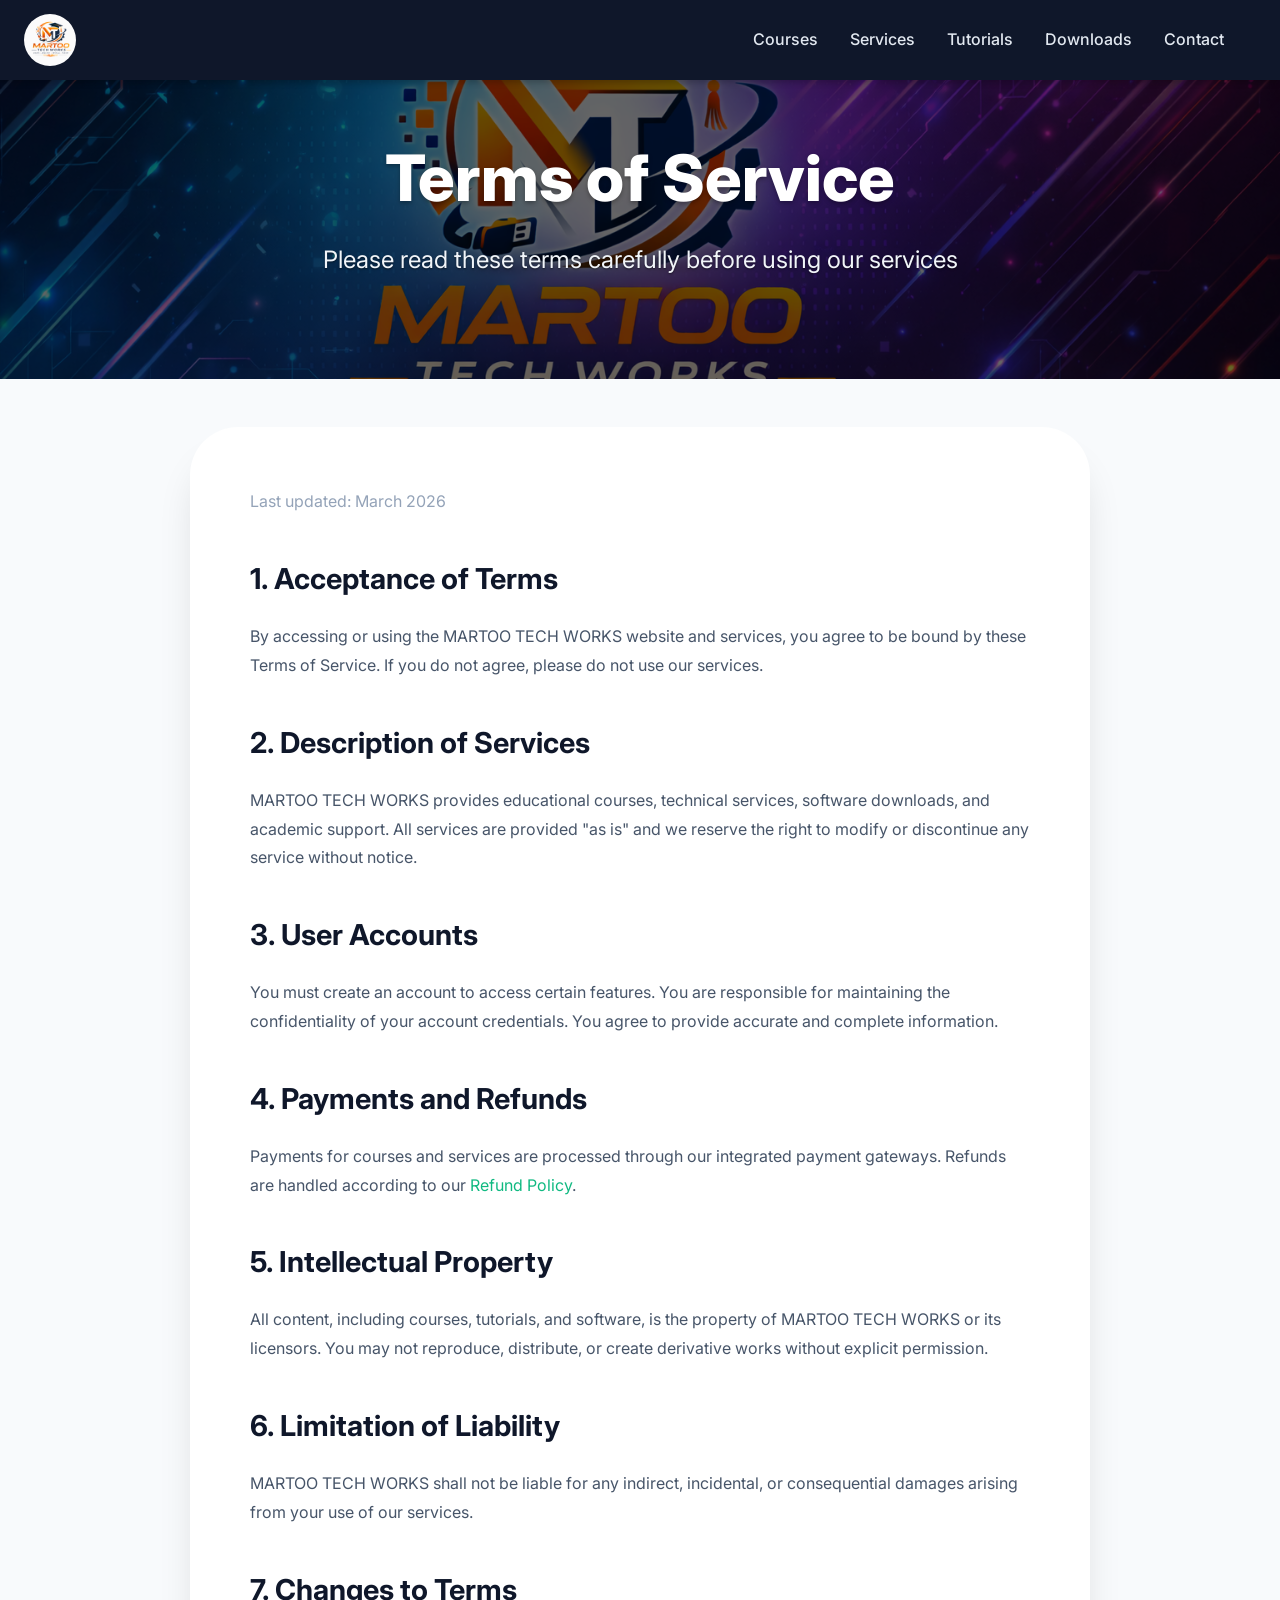
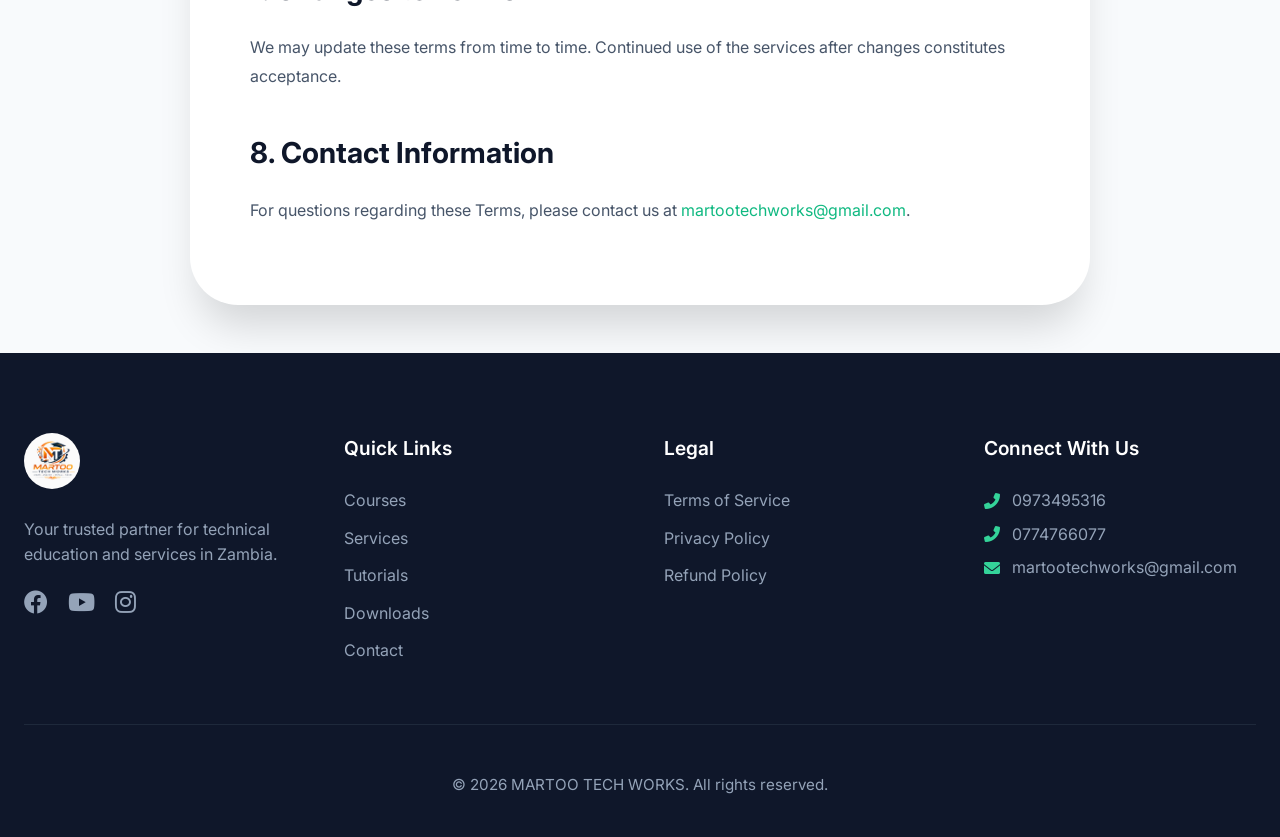
<file: terms.html>
<!DOCTYPE html>
<html lang="en">
<head>
    <meta charset="UTF-8">
    <meta name="viewport" content="width=device-width, initial-scale=1.0">
    <title>Terms of Service - MARTOO TECH WORKS</title>
    <link rel="stylesheet" href="style.css">
    <!-- Font Awesome is already in style.css -->
</head>
<body>
    <!-- Navigation with Hamburger -->
    <nav class="navbar">
        <div class="container nav-container">
            <a href="index.html" class="logo">
                <img src="images/logo.png" alt="MARTOO TECH WORKS" class="logo-img">
            </a>
            <!-- Hamburger icon -->
            <div class="hamburger" id="hamburger">
                <span class="bar"></span>
                <span class="bar"></span>
                <span class="bar"></span>
            </div>
            <!-- Navigation links -->
            <ul class="nav-links" id="nav-links">
                <li><a href="courses.html">Courses</a></li>
                <li><a href="services.html">Services</a></li>
                <li><a href="tutorials.html">Tutorials</a></li>
                <li><a href="downloads.html">Downloads</a></li>
                <li><a href="contact.html">Contact</a></li>
               <li id="auth-nav-item"></li>
            </ul>
        </div>
    </nav>

    <!-- Page Header -->
    <section class="hero" style="padding: 60px 0;">
        <div class="container hero-content">
            <h1>Terms of Service</h1>
            <p class="hero-subtitle">Please read these terms carefully before using our services</p>
        </div>
    </section>

    <!-- Legal Content -->
    <div class="legal-content">
        <p class="text-sm" style="color:#94a3b8;">Last updated: March 2026</p>

        <h2>1. Acceptance of Terms</h2>
        <p>By accessing or using the MARTOO TECH WORKS website and services, you agree to be bound by these Terms of Service. If you do not agree, please do not use our services.</p>

        <h2>2. Description of Services</h2>
        <p>MARTOO TECH WORKS provides educational courses, technical services, software downloads, and academic support. All services are provided "as is" and we reserve the right to modify or discontinue any service without notice.</p>

        <h2>3. User Accounts</h2>
        <p>You must create an account to access certain features. You are responsible for maintaining the confidentiality of your account credentials. You agree to provide accurate and complete information.</p>

        <h2>4. Payments and Refunds</h2>
        <p>Payments for courses and services are processed through our integrated payment gateways. Refunds are handled according to our <a href="refund.html">Refund Policy</a>.</p>

        <h2>5. Intellectual Property</h2>
        <p>All content, including courses, tutorials, and software, is the property of MARTOO TECH WORKS or its licensors. You may not reproduce, distribute, or create derivative works without explicit permission.</p>

        <h2>6. Limitation of Liability</h2>
        <p>MARTOO TECH WORKS shall not be liable for any indirect, incidental, or consequential damages arising from your use of our services.</p>

        <h2>7. Changes to Terms</h2>
        <p>We may update these terms from time to time. Continued use of the services after changes constitutes acceptance.</p>

        <h2>8. Contact Information</h2>
        <p>For questions regarding these Terms, please contact us at <a href="mailto:martootechworks@gmail.com">martootechworks@gmail.com</a>.</p>
    </div>

    <!-- Footer -->
    <footer class="footer">
        <div class="container">
            <div class="footer-grid">
                <div class="footer-col">
                    <img src="images/logo.png" alt="MARTOO TECH WORKS" class="footer-logo">
                    <p>Your trusted partner for technical education and services in Zambia.</p>
                    <div class="social-icons">
                        <a href="https://www.facebook.com/profile.php?id=61568599103956" target="_blank"><i class="fab fa-facebook"></i></a>
                        <a href="https://youtube.com/@martootechworks?si=VM7kC3lffHBg2sP7" target="_blank"><i class="fab fa-youtube"></i></a>
                        <a href="https://www.instagram.com/martootechmartin?igsh=MTZuejdmdDc4bnk1ag==" target="_blank"><i class="fab fa-instagram"></i></a>
                    </div>
                </div>
                <div class="footer-col">
                    <h4>Quick Links</h4>
                    <ul>
                        <li><a href="courses.html">Courses</a></li>
                        <li><a href="services.html">Services</a></li>
                        <li><a href="tutorials.html">Tutorials</a></li>
                        <li><a href="downloads.html">Downloads</a></li>
                        <li><a href="contact.html">Contact</a></li>
                    </ul>
                </div>
                <div class="footer-col">
                    <h4>Legal</h4>
                    <ul>
                        <li><a href="terms.html">Terms of Service</a></li>
                        <li><a href="privacy.html">Privacy Policy</a></li>
                        <li><a href="refund.html">Refund Policy</a></li>
                    </ul>
                </div>
                <div class="footer-col">
                    <h4>Connect With Us</h4>
                    <p class="contact-info"><i class="fas fa-phone-alt"></i> 0973495316</p>
                    <p class="contact-info"><i class="fas fa-phone-alt"></i> 0774766077</p>
                    <p class="contact-info"><i class="fas fa-envelope"></i> martootechworks@gmail.com</p>
                </div>
            </div>
            <div class="footer-bottom">
                <p>© 2026 MARTOO TECH WORKS. All rights reserved.</p>
            </div>
        </div>
    </footer>

    <!-- JavaScript for Hamburger Menu -->
    <script>
        const hamburger = document.getElementById('hamburger');
        const navLinks = document.getElementById('nav-links');

        hamburger.addEventListener('click', () => {
            hamburger.classList.toggle('active');
            navLinks.classList.toggle('active');
        });

        document.querySelectorAll('.nav-links a').forEach(link => {
            link.addEventListener('click', () => {
                hamburger.classList.remove('active');
                navLinks.classList.remove('active');
            });
        });
    </script>
</body>
</html>
</file>
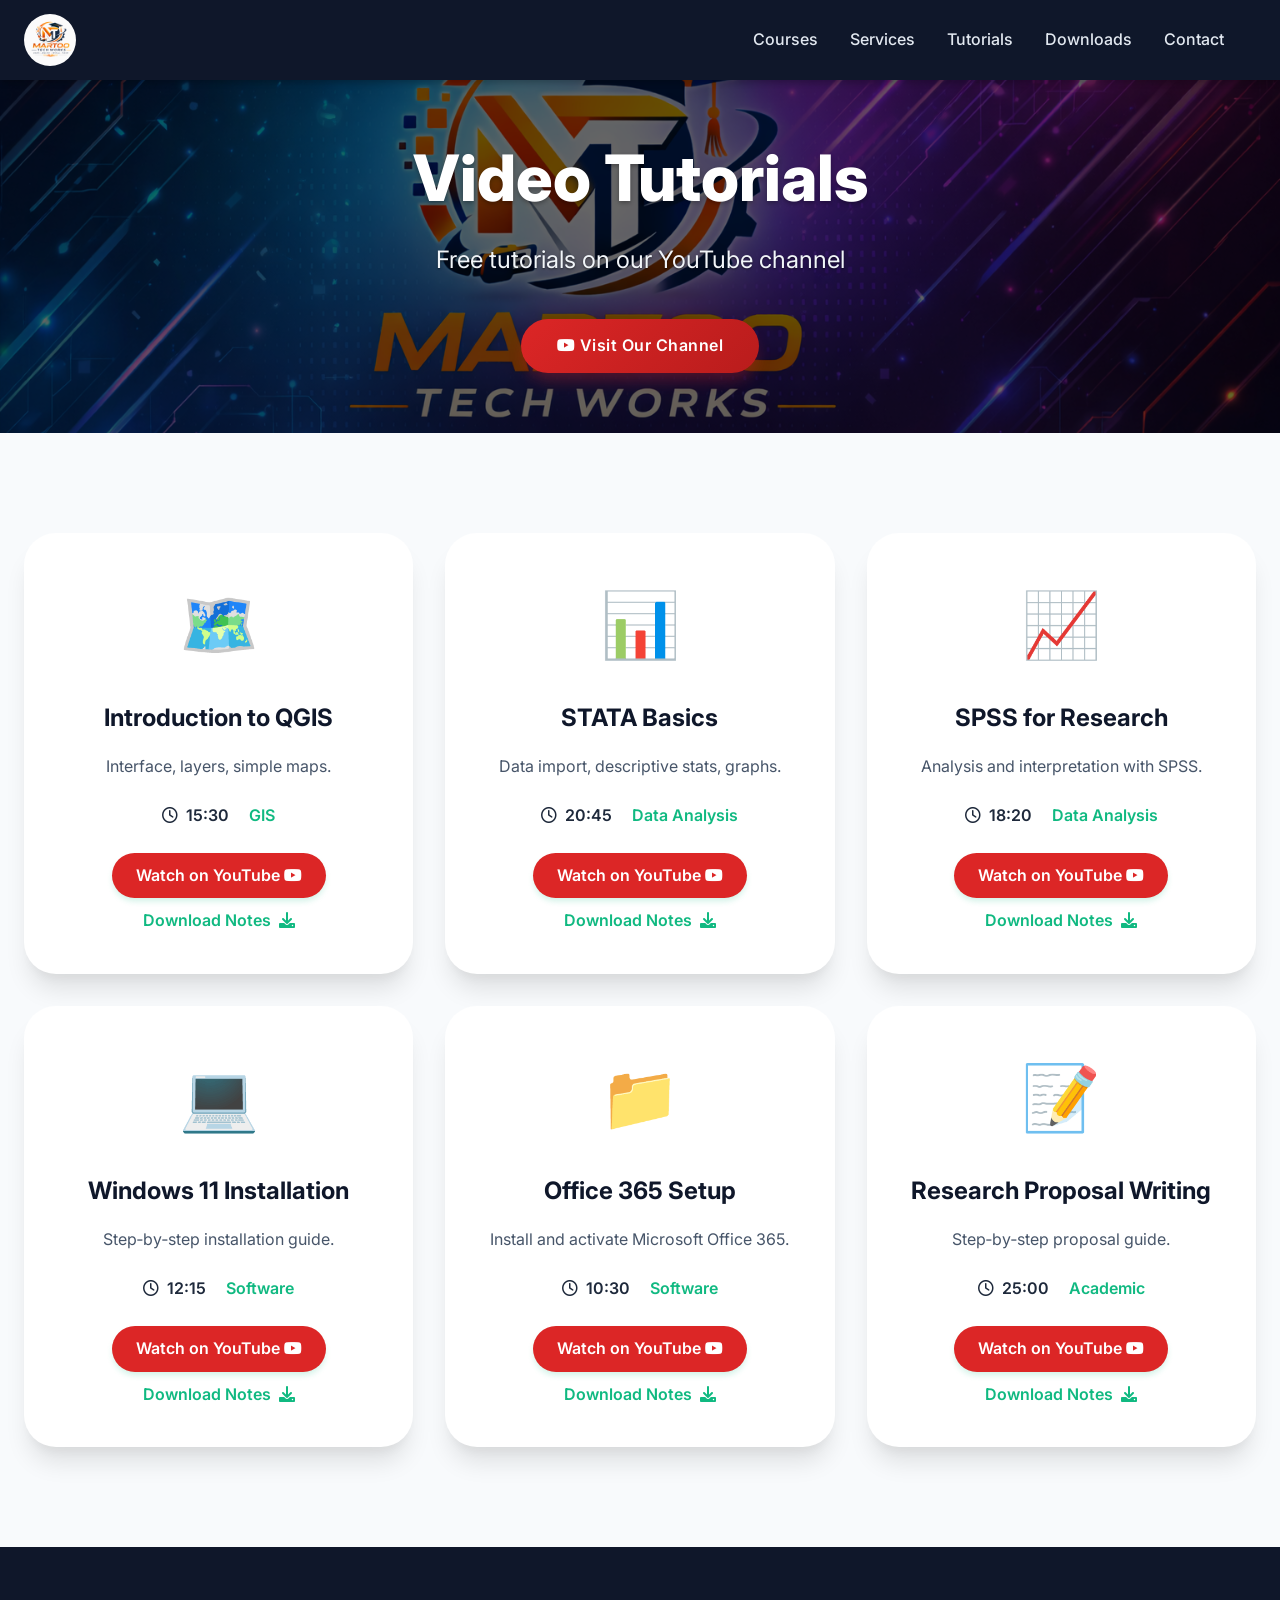
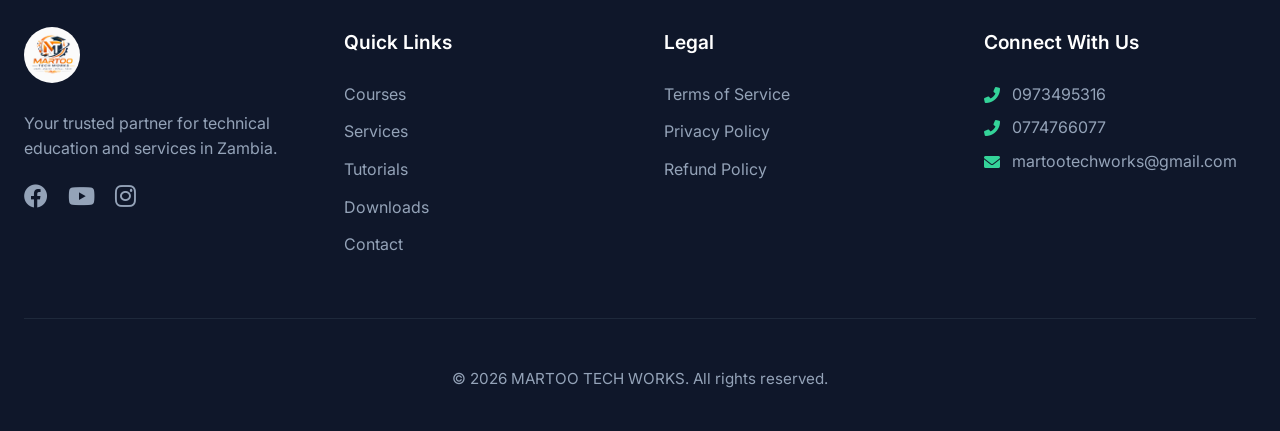
<file: tutorials.html>
<!DOCTYPE html>
<html lang="en">
<head>
    <meta charset="UTF-8">
    <meta name="viewport" content="width=device-width, initial-scale=1.0">
    <title>Tutorials - MARTOO TECH WORKS</title>
    <link rel="stylesheet" href="style.css">
    <!-- Font Awesome is already in style.css -->
</head>
<body>
    <!-- Navigation with Hamburger -->
    <nav class="navbar">
        <div class="container nav-container">
            <a href="index.html" class="logo">
                <img src="images/logo.png" alt="MARTOO TECH WORKS" class="logo-img">
            </a>
            <!-- Hamburger icon -->
            <div class="hamburger" id="hamburger">
                <span class="bar"></span>
                <span class="bar"></span>
                <span class="bar"></span>
            </div>
            <!-- Navigation links -->
            <ul class="nav-links" id="nav-links">
                <li><a href="courses.html">Courses</a></li>
                <li><a href="services.html">Services</a></li>
                <li><a href="tutorials.html">Tutorials</a></li>
                <li><a href="downloads.html">Downloads</a></li>
                <li><a href="contact.html">Contact</a></li>
                <li id="auth-nav-item"></li>
            </ul>
        </div>
    </nav>

    <!-- Page Header -->
    <section class="hero" style="padding: 60px 0;">
        <div class="container hero-content">
            <h1>Video Tutorials</h1>
            <p class="hero-subtitle">Free tutorials on our YouTube channel</p>
            <a href="https://youtube.com/@martootechworks?si=VM7kC3lffHBg2sP7" target="_blank" class="btn btn-accent"><i class="fab fa-youtube"></i> Visit Our Channel</a>
        </div>
    </section>

    <!-- Tutorials Grid -->
    <section class="section">
        <div class="container">
            <div class="grid-3">
                <!-- Tutorial 1: QGIS -->
                <div class="card">
                    <div class="card-icon">🗺️</div>
                    <h3>Introduction to QGIS</h3>
                    <p>Interface, layers, simple maps.</p>
                    <div class="card-meta">
                        <span><i class="far fa-clock"></i> 15:30</span>
                        <span class="price">GIS</span>
                    </div>
                    <a href="#" class="btn-card" style="background:#dc2626;">Watch on YouTube <i class="fab fa-youtube"></i></a>
                    <a href="#" class="btn-link" style="display:block; margin-top:10px;">Download Notes <i class="fas fa-download"></i></a>
                </div>
                <!-- Tutorial 2: STATA -->
                <div class="card">
                    <div class="card-icon">📊</div>
                    <h3>STATA Basics</h3>
                    <p>Data import, descriptive stats, graphs.</p>
                    <div class="card-meta">
                        <span><i class="far fa-clock"></i> 20:45</span>
                        <span class="price">Data Analysis</span>
                    </div>
                    <a href="#" class="btn-card" style="background:#dc2626;">Watch on YouTube <i class="fab fa-youtube"></i></a>
                    <a href="#" class="btn-link" style="display:block; margin-top:10px;">Download Notes <i class="fas fa-download"></i></a>
                </div>
                <!-- Tutorial 3: SPSS -->
                <div class="card">
                    <div class="card-icon">📈</div>
                    <h3>SPSS for Research</h3>
                    <p>Analysis and interpretation with SPSS.</p>
                    <div class="card-meta">
                        <span><i class="far fa-clock"></i> 18:20</span>
                        <span class="price">Data Analysis</span>
                    </div>
                    <a href="#" class="btn-card" style="background:#dc2626;">Watch on YouTube <i class="fab fa-youtube"></i></a>
                    <a href="#" class="btn-link" style="display:block; margin-top:10px;">Download Notes <i class="fas fa-download"></i></a>
                </div>
                <!-- Tutorial 4: Windows -->
                <div class="card">
                    <div class="card-icon">💻</div>
                    <h3>Windows 11 Installation</h3>
                    <p>Step‑by‑step installation guide.</p>
                    <div class="card-meta">
                        <span><i class="far fa-clock"></i> 12:15</span>
                        <span class="price">Software</span>
                    </div>
                    <a href="#" class="btn-card" style="background:#dc2626;">Watch on YouTube <i class="fab fa-youtube"></i></a>
                    <a href="#" class="btn-link" style="display:block; margin-top:10px;">Download Notes <i class="fas fa-download"></i></a>
                </div>
                <!-- Tutorial 5: Office -->
                <div class="card">
                    <div class="card-icon">📁</div>
                    <h3>Office 365 Setup</h3>
                    <p>Install and activate Microsoft Office 365.</p>
                    <div class="card-meta">
                        <span><i class="far fa-clock"></i> 10:30</span>
                        <span class="price">Software</span>
                    </div>
                    <a href="#" class="btn-card" style="background:#dc2626;">Watch on YouTube <i class="fab fa-youtube"></i></a>
                    <a href="#" class="btn-link" style="display:block; margin-top:10px;">Download Notes <i class="fas fa-download"></i></a>
                </div>
                <!-- Tutorial 6: Research Proposal -->
                <div class="card">
                    <div class="card-icon">📝</div>
                    <h3>Research Proposal Writing</h3>
                    <p>Step‑by‑step proposal guide.</p>
                    <div class="card-meta">
                        <span><i class="far fa-clock"></i> 25:00</span>
                        <span class="price">Academic</span>
                    </div>
                    <a href="#" class="btn-card" style="background:#dc2626;">Watch on YouTube <i class="fab fa-youtube"></i></a>
                    <a href="#" class="btn-link" style="display:block; margin-top:10px;">Download Notes <i class="fas fa-download"></i></a>
                </div>
            </div>
        </div>
    </section>

    <!-- Footer -->
    <footer class="footer">
        <div class="container">
            <div class="footer-grid">
                <div class="footer-col">
                    <img src="images/logo.png" alt="MARTOO TECH WORKS" class="footer-logo">
                    <p>Your trusted partner for technical education and services in Zambia.</p>
                    <div class="social-icons">
                        <a href="https://www.facebook.com/profile.php?id=61568599103956" target="_blank"><i class="fab fa-facebook"></i></a>
                        <a href="https://youtube.com/@martootechworks?si=VM7kC3lffHBg2sP7" target="_blank"><i class="fab fa-youtube"></i></a>
                        <a href="https://www.instagram.com/martootechmartin?igsh=MTZuejdmdDc4bnk1ag==" target="_blank"><i class="fab fa-instagram"></i></a>
                    </div>
                </div>
                <div class="footer-col">
                    <h4>Quick Links</h4>
                    <ul>
                        <li><a href="courses.html">Courses</a></li>
                        <li><a href="services.html">Services</a></li>
                        <li><a href="tutorials.html">Tutorials</a></li>
                        <li><a href="downloads.html">Downloads</a></li>
                        <li><a href="contact.html">Contact</a></li>
                    </ul>
                </div>
                <div class="footer-col">
                    <h4>Legal</h4>
                    <ul>
                        <li><a href="terms.html">Terms of Service</a></li>
                        <li><a href="privacy.html">Privacy Policy</a></li>
                        <li><a href="refund.html">Refund Policy</a></li>
                    </ul>
                </div>
                <div class="footer-col">
                    <h4>Connect With Us</h4>
                    <p class="contact-info"><i class="fas fa-phone-alt"></i> 0973495316</p>
                    <p class="contact-info"><i class="fas fa-phone-alt"></i> 0774766077</p>
                    <p class="contact-info"><i class="fas fa-envelope"></i> martootechworks@gmail.com</p>
                </div>
            </div>
            <div class="footer-bottom">
                <p>© 2026 MARTOO TECH WORKS. All rights reserved.</p>
            </div>
        </div>
    </footer>

    <!-- JavaScript for Hamburger Menu -->
    <script>
        const hamburger = document.getElementById('hamburger');
        const navLinks = document.getElementById('nav-links');

        hamburger.addEventListener('click', () => {
            hamburger.classList.toggle('active');
            navLinks.classList.toggle('active');
        });

        document.querySelectorAll('.nav-links a').forEach(link => {
            link.addEventListener('click', () => {
                hamburger.classList.remove('active');
                navLinks.classList.remove('active');
            });
        });
    </script>
</body>
</html>
</file>
<file: style.css>
@import url('https://fonts.googleapis.com/css2?family=Inter:wght@300;400;600;700;800&display=swap');
@import url('https://cdnjs.cloudflare.com/ajax/libs/font-awesome/6.0.0-beta3/css/all.min.css');

* {
    margin: 0;
    padding: 0;
    box-sizing: border-box;
}

body {
    font-family: 'Inter', sans-serif;
    line-height: 1.6;
    color: #1e293b;
    background-color: #f8fafc;
}

.container {
    max-width: 1280px;
    margin: 0 auto;
    padding: 0 24px;
}

/* ===== Buttons ===== */
.btn {
    display: inline-block;
    padding: 14px 36px;
    border-radius: 60px;
    text-decoration: none;
    font-weight: 600;
    font-size: 1rem;
    transition: all 0.3s ease;
    border: none;
    cursor: pointer;
    letter-spacing: 0.5px;
}

.btn-primary {
    background: linear-gradient(135deg, #10b981, #059669);
    color: white;
    box-shadow: 0 10px 15px -3px rgba(16, 185, 129, 0.3);
}

.btn-primary:hover {
    transform: translateY(-3px);
    box-shadow: 0 20px 25px -5px rgba(16, 185, 129, 0.4);
}

.btn-secondary {
    background: linear-gradient(135deg, #f59e0b, #d97706);
    color: white;
    box-shadow: 0 10px 15px -3px rgba(245, 158, 11, 0.3);
}

.btn-secondary:hover {
    transform: translateY(-3px);
    box-shadow: 0 20px 25px -5px rgba(245, 158, 11, 0.4);
}

.btn-outline {
    background: transparent;
    color: white;
    border: 2px solid white;
}

.btn-outline:hover {
    background: white;
    color: #1e293b;
    transform: translateY(-3px);
}

.btn-accent {
    background: linear-gradient(135deg, #dc2626, #b91c1c);
    color: white;
    box-shadow: 0 10px 15px -3px rgba(220, 38, 38, 0.3);
}

.btn-accent:hover {
    transform: translateY(-3px);
    box-shadow: 0 20px 25px -5px rgba(220, 38, 38, 0.4);
}

.btn-white {
    background: white;
    color: #10b981;
}

.btn-white:hover {
    background: #f1f5f9;
    transform: translateY(-3px);
}

.btn-card {
    display: inline-block;
    background: linear-gradient(135deg, #10b981, #059669);
    color: white;
    padding: 10px 24px;
    border-radius: 40px;
    text-decoration: none;
    font-weight: 600;
    transition: all 0.3s;
    border: none;
    cursor: pointer;
    box-shadow: 0 4px 6px -1px rgba(16, 185, 129, 0.2);
}

.btn-card:hover {
    transform: translateY(-2px);
    box-shadow: 0 10px 15px -3px rgba(16, 185, 129, 0.3);
}

.btn-view-all {
    display: inline-block;
    background: linear-gradient(135deg, #e2e8f0, #cbd5e1);
    color: #1e293b;
    padding: 12px 36px;
    border-radius: 60px;
    text-decoration: none;
    font-weight: 600;
    transition: all 0.3s;
}

.btn-view-all:hover {
    background: linear-gradient(135deg, #cbd5e1, #94a3b8);
    transform: translateY(-2px);
    box-shadow: 0 10px 15px -3px rgba(0,0,0,0.1);
}

.btn-link {
    color: #10b981;
    text-decoration: none;
    font-weight: 600;
    transition: color 0.2s;
}

.btn-link i {
    margin-left: 4px;
    transition: transform 0.2s;
}

.btn-link:hover {
    color: #059669;
}

.btn-link:hover i {
    transform: translateX(4px);
}

/* ===== Navigation ===== */
.navbar {
    background: #0f172a;
    color: white;
    position: sticky;
    top: 0;
    z-index: 100;
    box-shadow: 0 4px 6px -1px rgba(0,0,0,0.2);
}

.nav-container {
    display: flex;
    justify-content: space-between;
    align-items: center;
    height: 80px;
}

.logo {
    display: flex;
    align-items: center;
}

.logo-img {
    height: 52px;
    width: auto;
    border-radius: 50%;
    transition: transform 0.3s;
}

.logo-img:hover {
    transform: scale(1.05);
}

.nav-links {
    display: flex;
    list-style: none;
    gap: 32px;
    align-items: center;
}

.nav-links a {
    color: #e2e8f0;
    text-decoration: none;
    font-weight: 500;
    transition: color 0.2s;
}

.nav-links a:hover {
    color: #34d399;
}

.nav-links .btn-login {
    background: linear-gradient(135deg, #f59e0b, #d97706);
    color: white;
    padding: 10px 24px;
    border-radius: 40px;
    font-weight: 600;
    box-shadow: 0 4px 6px -1px rgba(245, 158, 11, 0.3);
}

.nav-links .btn-login:hover {
    transform: translateY(-2px);
    box-shadow: 0 10px 15px -3px rgba(245, 158, 11, 0.4);
    color: white;
}

/* Hamburger menu styles */
.hamburger {
    display: none;
    cursor: pointer;
    flex-direction: column;
    gap: 5px;
}

.hamburger .bar {
    width: 25px;
    height: 3px;
    background-color: white;
    transition: 0.3s;
    border-radius: 3px;
}

.hamburger.active .bar:nth-child(1) {
    transform: translateY(8px) rotate(45deg);
}

.hamburger.active .bar:nth-child(2) {
    opacity: 0;
}

.hamburger.active .bar:nth-child(3) {
    transform: translateY(-8px) rotate(-45deg);
}

/* Responsive styles for mobile menu */
@media (max-width: 768px) {
    .hamburger {
        display: flex;
    }

    .nav-links {
        position: absolute;
        top: 80px;
        left: 0;
        right: 0;
        background: #0f172a;
        flex-direction: column;
        align-items: center;
        gap: 0;
        overflow: hidden;
        max-height: 0;
        transition: max-height 0.3s ease-out;
        width: 100%;
        z-index: 99;
        box-shadow: 0 4px 6px -1px rgba(0,0,0,0.2);
    }

    .nav-links.active {
        max-height: 300px; /* enough to show all links */
    }

    .nav-links li {
        width: 100%;
        text-align: center;
        padding: 15px 0;
        border-top: 1px solid #1e293b;
    }

    .nav-links li:first-child {
        border-top: none;
    }

    .nav-links a {
        display: block;
        width: 100%;
    }

    .nav-links .btn-login {
        margin: 10px auto;
        width: 80%;
    }
}

/* ===== Hero Section ===== */
.hero {
    position: relative;
    color: white;
    padding: 120px 0;
    text-align: center;
    overflow: hidden;
    background: url('images/hero-bg.jpg') center/cover no-repeat;
}

.hero::before {
    content: '';
    position: absolute;
    top: 0;
    left: 0;
    right: 0;
    bottom: 0;
    background: rgba(0, 0, 0, 0.6); /* Dark overlay */
    z-index: 1;
}

.hero-content {
    position: relative;
    z-index: 2;
    max-width: 900px;
    margin: 0 auto;
}

.hero h1 {
    font-size: 4rem;
    font-weight: 800;
    margin-bottom: 24px;
    line-height: 1.2;
    text-shadow: 0 2px 4px rgba(0,0,0,0.3);
}

.hero .brand {
    color: #fbbf24;
    display: block;
}

.hero-subtitle {
    font-size: 1.5rem;
    color: #f1f5f9;
    margin-bottom: 40px;
    max-width: 700px;
    margin-left: auto;
    margin-right: auto;
    text-shadow: 0 1px 2px rgba(0,0,0,0.5);
}

.hero-buttons {
    display: flex;
    gap: 20px;
    justify-content: center;
    flex-wrap: wrap;
}

/* ===== Payment Banner ===== */
.payment-banner {
    background: white;
    padding: 40px 0;
    border-bottom: 1px solid #e2e8f0;
}

.payment-banner .container {
    display: flex;
    flex-wrap: wrap;
    align-items: center;
    justify-content: center;
    gap: 40px;
}

.payment-label {
    font-weight: 600;
    color: #334155;
    font-size: 1.1rem;
}

.payment-icons {
    display: flex;
    gap: 20px;
    flex-wrap: wrap;
}

.payment-item {
    display: flex;
    align-items: center;
    gap: 10px;
    background: #f1f5f9;
    padding: 10px 24px;
    border-radius: 60px;
    color: #1e293b;
    font-weight: 500;
    transition: all 0.2s;
    box-shadow: 0 2px 4px rgba(0,0,0,0.05);
}

.payment-item i {
    font-size: 1.5rem;
    color: #10b981;
}

.payment-item:hover {
    transform: translateY(-2px);
    background: #e2e8f0;
    box-shadow: 0 10px 15px -3px rgba(0,0,0,0.1);
}

/* ===== Sections ===== */
.section {
    padding: 100px 0;
}

.bg-light {
    background: #f1f5f9;
}

.section-title {
    font-size: 3rem;
    font-weight: 800;
    color: #0f172a;
    text-align: center;
    margin-bottom: 20px;
}

.section-subtitle {
    font-size: 1.25rem;
    color: #475569;
    text-align: center;
    max-width: 700px;
    margin: 0 auto 60px;
}

/* ===== Cards Grid ===== */
.grid-3 {
    display: grid;
    grid-template-columns: repeat(auto-fit, minmax(320px, 1fr));
    gap: 32px;
}

.grid-2 {
    display: grid;
    grid-template-columns: 1fr 1fr;
    gap: 2rem;
}

.card {
    background: white;
    border-radius: 32px;
    padding: 40px 24px;
    box-shadow: 0 20px 25px -5px rgba(0,0,0,0.1), 0 10px 10px -5px rgba(0,0,0,0.04);
    transition: all 0.3s;
    text-align: center;
    position: relative;
    overflow: hidden;
}

.card:hover {
    transform: translateY(-10px);
    box-shadow: 0 30px 35px -5px rgba(0,0,0,0.15), 0 15px 15px -5px rgba(0,0,0,0.1);
}

.card-icon {
    font-size: 4rem;
    margin-bottom: 24px;
}

.card h3 {
    font-size: 1.5rem;
    font-weight: 700;
    color: #0f172a;
    margin-bottom: 16px;
}

.card p {
    color: #475569;
    margin-bottom: 24px;
    line-height: 1.6;
}

.card-meta {
    display: flex;
    justify-content: center;
    gap: 20px;
    margin: 24px 0;
    font-weight: 600;
}

.card-meta span i {
    margin-right: 4px;
}

.price {
    color: #10b981;
}

.card-detail {
    font-size: 0.95rem;
    color: #64748b;
    margin-bottom: 20px;
}

/* ===== Tutorials Preview ===== */
.tutorial-preview {
    background: linear-gradient(135deg, white, #f8fafc);
    border-radius: 48px;
    padding: 60px;
    max-width: 1000px;
    margin: 0 auto;
    display: flex;
    flex-direction: column;
    align-items: center;
    gap: 40px;
    box-shadow: 0 30px 40px -10px rgba(0,0,0,0.15);
}

@media (min-width: 768px) {
    .tutorial-preview {
        flex-direction: row;
        text-align: left;
    }
}

.tutorial-icon {
    font-size: 6rem;
    color: #dc2626;
}

.tutorial-content h3 {
    font-size: 2.5rem;
    font-weight: 800;
    color: #0f172a;
    margin-bottom: 16px;
}

.tutorial-content p {
    color: #475569;
    margin-bottom: 24px;
    font-size: 1.2rem;
}

/* ===== Downloads Page ===== */
.download-card {
    background: white;
    border-radius: 32px;
    padding: 32px;
    text-align: center;
    box-shadow: 0 20px 25px -5px rgba(0,0,0,0.1);
    transition: all 0.3s;
}

.download-card:hover {
    transform: translateY(-8px);
    box-shadow: 0 30px 35px -5px rgba(0,0,0,0.15);
}

.download-card i {
    font-size: 4rem;
    color: #10b981;
    margin-bottom: 16px;
}

.download-card h3 {
    font-size: 1.75rem;
    font-weight: 700;
    color: #0f172a;
    margin-bottom: 12px;
}

.download-card p {
    color: #475569;
    margin: 8px 0;
}

.download-card .note {
    color: #f59e0b;
    font-weight: 600;
    margin: 16px 0;
}

/* ===== Contact Page ===== */
.contact-grid {
    display: grid;
    grid-template-columns: 2fr 1fr;
    gap: 48px;
}

.contact-form {
    background: white;
    border-radius: 32px;
    padding: 48px;
    box-shadow: 0 20px 25px -5px rgba(0,0,0,0.1);
}

.contact-form h2 {
    font-size: 2rem;
    font-weight: 700;
    margin-bottom: 32px;
}

.form-group {
    margin-bottom: 24px;
}

.form-group label {
    display: block;
    font-weight: 600;
    margin-bottom: 8px;
    color: #1e293b;
}

.form-group input,
.form-group select,
.form-group textarea {
    width: 100%;
    padding: 14px 16px;
    border: 2px solid #e2e8f0;
    border-radius: 16px;
    font-size: 1rem;
    transition: border-color 0.2s;
}

.form-group input:focus,
.form-group select:focus,
.form-group textarea:focus {
    outline: none;
    border-color: #10b981;
    box-shadow: 0 0 0 3px rgba(16, 185, 129, 0.2);
}

.info-card {
    background: white;
    border-radius: 32px;
    padding: 32px;
    margin-bottom: 32px;
    box-shadow: 0 20px 25px -5px rgba(0,0,0,0.1);
}

.info-card h3 {
    font-size: 1.5rem;
    font-weight: 700;
    margin-bottom: 24px;
}

.info-item {
    display: flex;
    align-items: center;
    padding: 16px;
    border-radius: 16px;
    text-decoration: none;
    color: inherit;
    transition: background 0.2s;
    margin-bottom: 12px;
}

.info-item:hover {
    background: #f1f5f9;
}

.info-item i {
    font-size: 2rem;
    width: 48px;
    margin-right: 16px;
    color: #10b981;
}

.info-item span {
    font-weight: 600;
    font-size: 1.1rem;
}

.info-item small {
    display: block;
    color: #64748b;
    font-weight: normal;
}

.social-grid {
    display: grid;
    grid-template-columns: 1fr 1fr;
    gap: 16px;
}

.social-link {
    display: flex;
    flex-direction: column;
    align-items: center;
    padding: 20px;
    border-radius: 16px;
    text-decoration: none;
    color: white;
    font-weight: 600;
    transition: all 0.2s;
}

.social-link i {
    font-size: 2.5rem;
    margin-bottom: 8px;
}

.social-link.facebook { background: #1877f2; }
.social-link.youtube { background: #ff0000; }
.social-link.instagram { background: linear-gradient(45deg, #f09433, #d62976, #962fbf, #4f5bd5); }
.social-link.twitter { background: #1da1f2; opacity: 0.6; pointer-events: none; }

.social-link:hover {
    transform: translateY(-4px);
    box-shadow: 0 10px 15px -3px rgba(0,0,0,0.2);
}

/* ===== Auth Pages (Login/Register/Dashboard) ===== */
.auth-container {
    min-height: 80vh;
    display: flex;
    align-items: center;
    justify-content: center;
    padding: 48px 24px;
    background: linear-gradient(135deg, #f1f5f9, #e2e8f0);
}

.auth-box {
    background: white;
    border-radius: 48px;
    box-shadow: 0 30px 40px -10px rgba(0,0,0,0.2);
    padding: 48px;
    width: 100%;
    max-width: 450px;
}

.auth-box h2 {
    font-size: 2.5rem;
    font-weight: 800;
    color: #0f172a;
    text-align: center;
    margin-bottom: 32px;
}

.auth-box .form-group {
    margin-bottom: 24px;
}

.auth-box label {
    font-weight: 600;
    margin-bottom: 8px;
    display: block;
}

.auth-box input {
    width: 100%;
    padding: 14px 16px;
    border: 2px solid #e2e8f0;
    border-radius: 16px;
}

.auth-box input:focus {
    border-color: #10b981;
}

.auth-box .btn-auth {
    width: 100%;
    background: linear-gradient(135deg, #10b981, #059669);
    color: white;
    padding: 16px;
    border: none;
    border-radius: 40px;
    font-weight: 700;
    font-size: 1.2rem;
    cursor: pointer;
    transition: all 0.3s;
    box-shadow: 0 10px 15px -3px rgba(16,185,129,0.3);
}

.auth-box .btn-auth:hover {
    transform: translateY(-3px);
    box-shadow: 0 20px 25px -5px rgba(16,185,129,0.4);
}

.auth-footer {
    text-align: center;
    margin-top: 32px;
    color: #64748b;
}

.auth-footer a {
    color: #10b981;
    text-decoration: none;
    font-weight: 600;
}

/* ===== Legal Pages (Terms, Privacy, Refund) ===== */
.legal-content {
    max-width: 900px;
    margin: 48px auto;
    background: white;
    border-radius: 48px;
    box-shadow: 0 30px 40px -10px rgba(0,0,0,0.15);
    padding: 60px;
}

.legal-content h1 {
    font-size: 3rem;
    font-weight: 800;
    color: #0f172a;
    margin-bottom: 16px;
}

.legal-content h2 {
    font-size: 1.8rem;
    font-weight: 700;
    color: #0f172a;
    margin: 40px 0 20px;
}

.legal-content p {
    color: #475569;
    margin-bottom: 20px;
    line-height: 1.8;
}

.legal-content a {
    color: #10b981;
    text-decoration: none;
}

.legal-content a:hover {
    text-decoration: underline;
}

/* ===== Footer ===== */
.footer {
    background: #0f172a;
    color: #94a3b8;
    padding: 80px 0 40px;
}

.footer-grid {
    display: grid;
    grid-template-columns: repeat(auto-fit, minmax(200px, 1fr));
    gap: 48px;
    margin-bottom: 48px;
}

.footer-col h4 {
    color: white;
    font-weight: 600;
    margin-bottom: 24px;
    font-size: 1.2rem;
}

.footer-col ul {
    list-style: none;
}

.footer-col li {
    margin-bottom: 12px;
}

.footer-col a {
    color: #94a3b8;
    text-decoration: none;
    transition: color 0.2s;
}

.footer-col a:hover {
    color: #34d399;
}

.footer-logo {
    height: 56px;
    width: auto;
    border-radius: 50%;
    margin-bottom: 20px;
}

.footer .social-icons {
    display: flex;
    gap: 20px;
    margin-top: 16px;
}

.footer .social-icons a {
    color: #94a3b8;
    font-size: 1.5rem;
    transition: color 0.2s, transform 0.2s;
}

.footer .social-icons a:hover {
    color: #34d399;
    transform: translateY(-4px);
}

.contact-info {
    display: flex;
    align-items: center;
    gap: 8px;
    margin-bottom: 8px;
}

.contact-info i {
    width: 20px;
    color: #34d399;
}

.footer-bottom {
    text-align: center;
    padding-top: 48px;
    border-top: 1px solid #1e293b;
    font-size: 0.95rem;
}

/* ===== Responsive Adjustments ===== */
@media (max-width: 768px) {
    .hero h1 {
        font-size: 2.5rem;
    }
    .section-title {
        font-size: 2rem;
    }
    .contact-grid {
        grid-template-columns: 1fr;
    }
    .grid-2 {
        grid-template-columns: 1fr;
    }
    .legal-content {
        padding: 30px;
    }
    .legal-content h1 {
        font-size: 2rem;
    }
}
</file>
